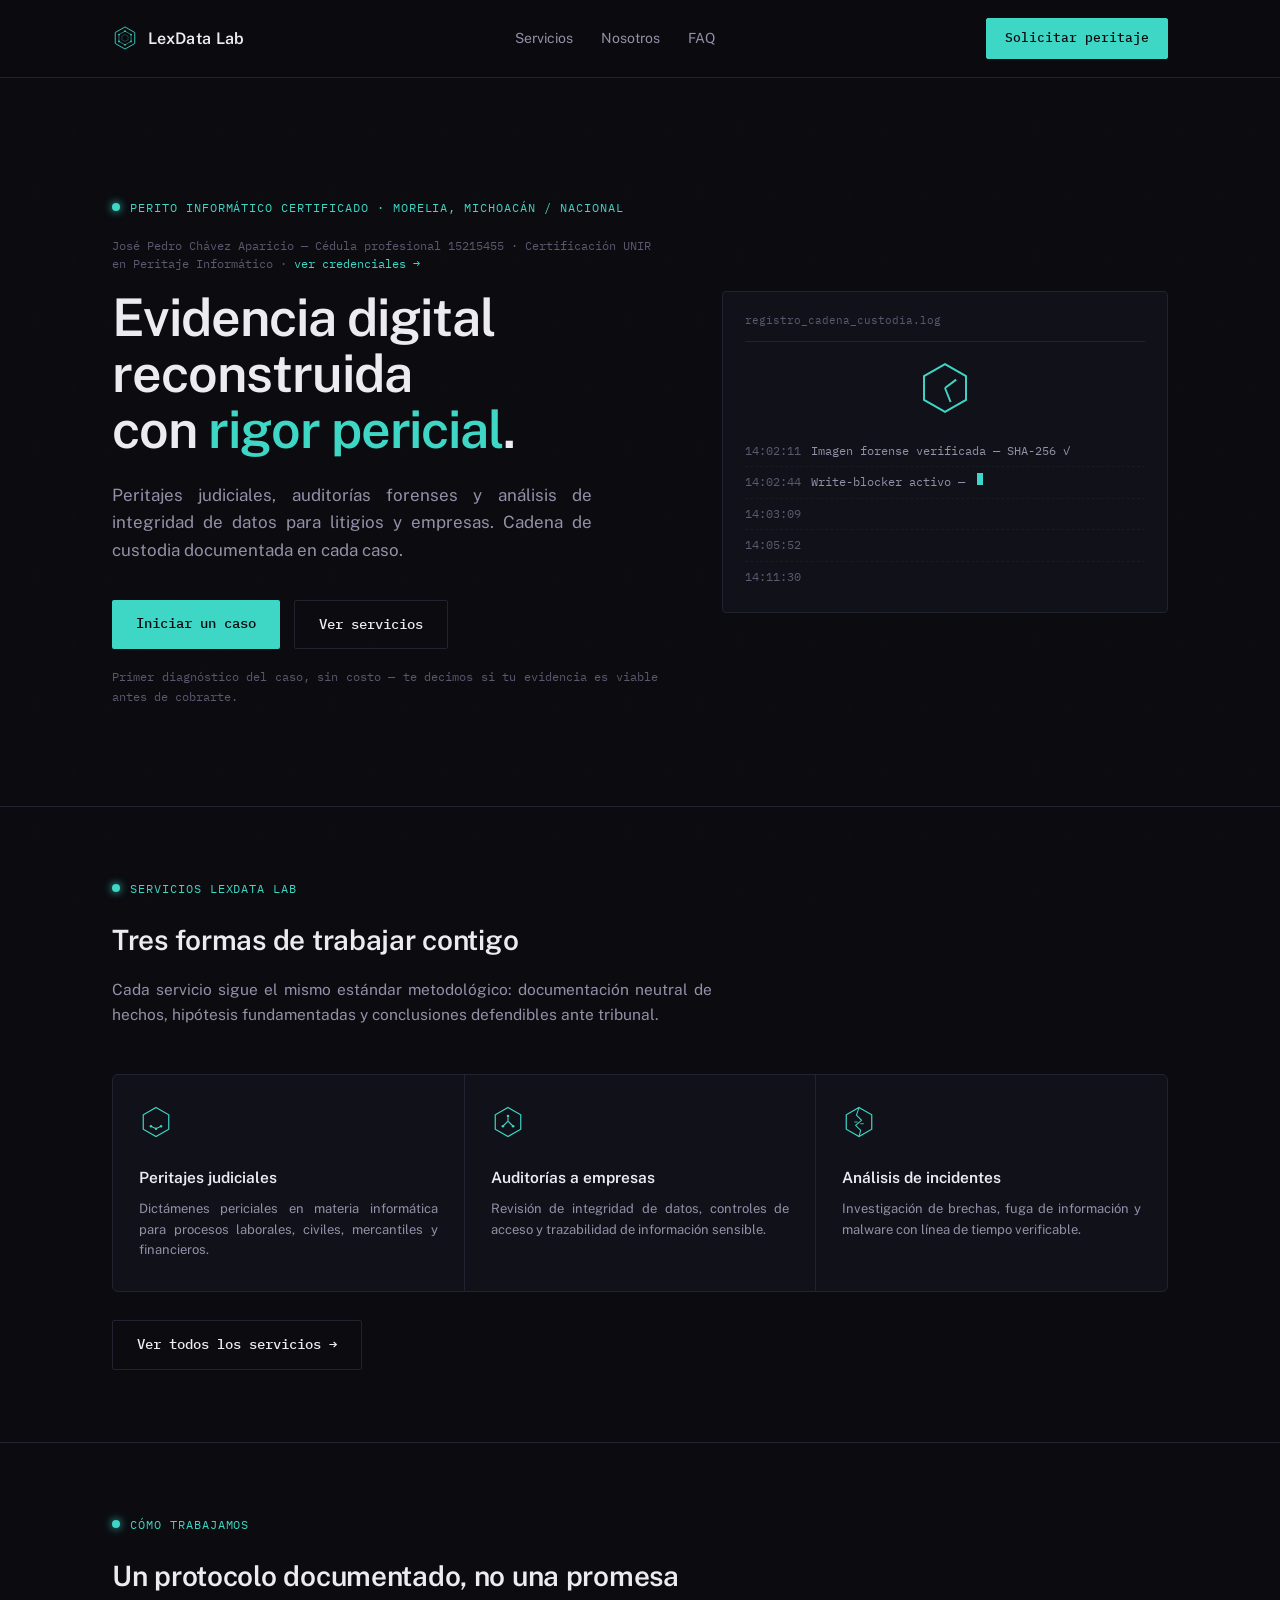
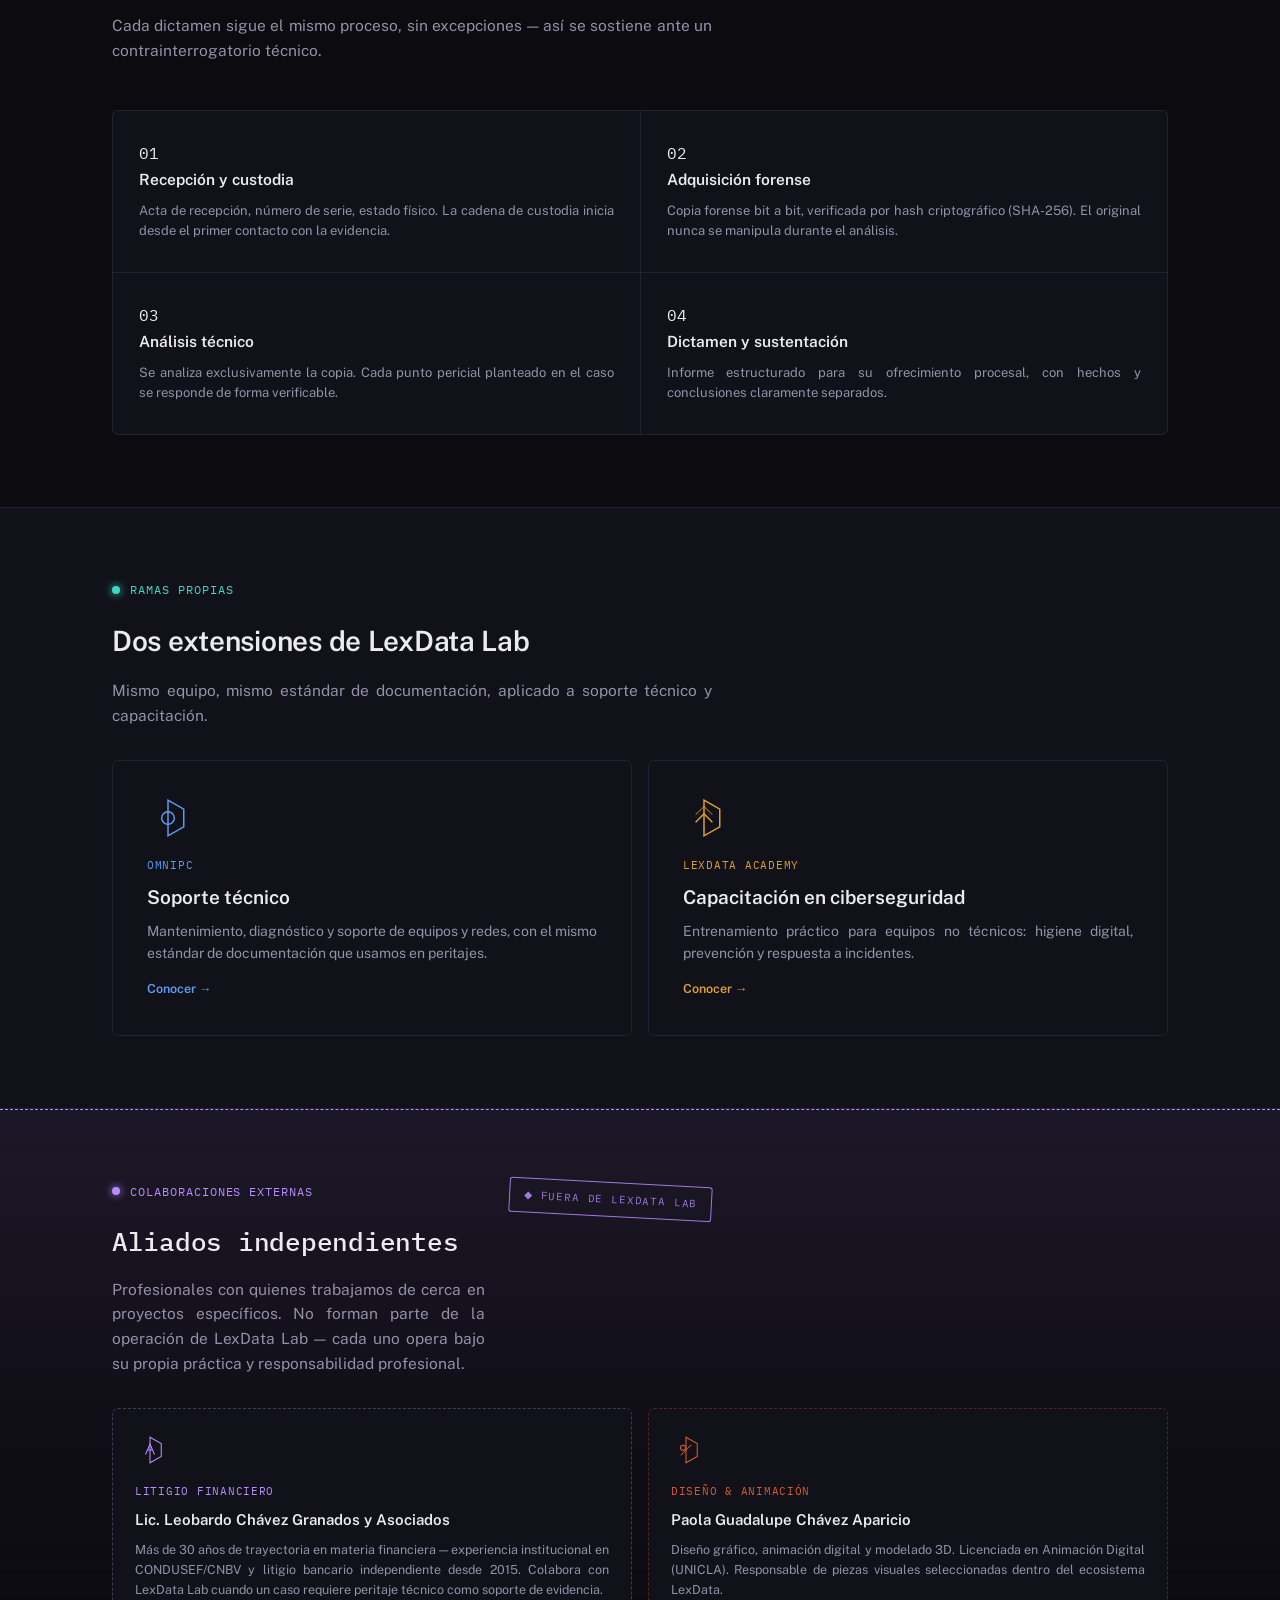
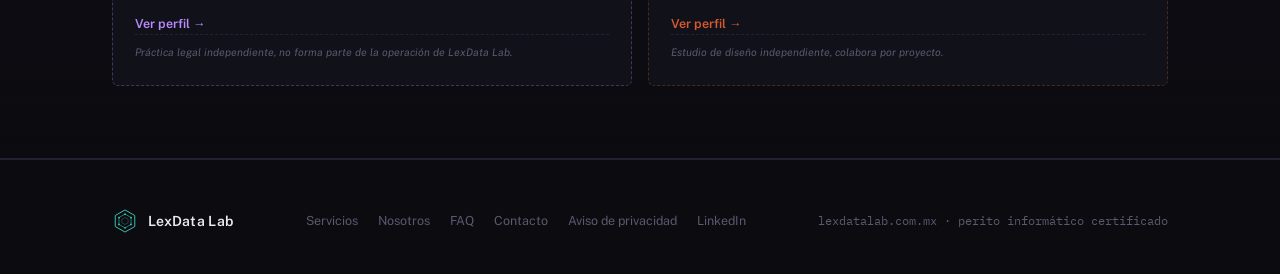
<file: index.html>
<!DOCTYPE html>
<html lang="es">
<head>
<meta charset="UTF-8">
<meta name="viewport" content="width=device-width, initial-scale=1.0">
<title>LexData Lab — Peritaje informático y auditorías</title>
<link rel="stylesheet" href="styles.css">
<script src="script.js" defer></script>
</head>
<body>

<div class="hexfield"></div>

<header>
  <nav>
    <a href="index.html" class="brand">
      <svg viewBox="0 0 40 40" fill="none"><path d="M20 3 L35 11.5 V28.5 L20 37 L5 28.5 V11.5 Z" stroke="#3ED6C4" stroke-width="1.4"/><path d="M20 14.6 L24.8 17.3 V22.7 L20 25.4 L15.2 22.7 V17.3 Z" stroke="#3ED6C4" stroke-width="1" opacity="0.45"/><path d="M20 9.46 L29.3 14.73 L29.3 25.27 L20 30.54 L10.7 25.27 L10.7 14.73 Z" stroke="#3ED6C4" stroke-width="1" opacity="0.85"/><circle cx="20" cy="9.46" r="1.3" fill="#3ED6C4"/><circle cx="29.3" cy="14.73" r="1.3" fill="#3ED6C4"/><circle cx="29.3" cy="25.27" r="1.3" fill="#3ED6C4"/><circle cx="20" cy="30.54" r="1.3" fill="#3ED6C4"/><circle cx="10.7" cy="25.27" r="1.3" fill="#3ED6C4"/><circle cx="10.7" cy="14.73" r="1.3" fill="#3ED6C4"/></svg>
      LexData Lab
    </a>
    <div class="navlinks" id="navlinks">
      <a href="servicios.html">Servicios</a>
      <a href="nosotros.html">Nosotros</a>
      <a href="faq.html">FAQ</a>
    </div>
    <div class="nav-actions">
      <a href="contacto.html" class="cta-btn">Solicitar peritaje</a>
      <button class="menu-toggle" aria-label="Abrir menú" aria-expanded="false"><span></span><span></span><span></span></button>
    </div>
  </nav>
</header>

<section class="hero" id="home-hero" style="border-top:none;padding:120px 32px 100px;max-width:1120px;margin:0 auto;display:grid;grid-template-columns:1.1fr 0.9fr;gap:64px;align-items:center;">
  <div>
    <div class="eyebrow">Perito informático certificado · Morelia, Michoacán / nacional</div>
    <div class="mono" style="font-size:11.5px;color:var(--text-faint);margin-bottom:16px;">José Pedro Chávez Aparicio — Cédula profesional 15215455 · Certificación UNIR en Peritaje Informático · <a href="nosotros.html" style="color:var(--cyan);">ver credenciales →</a></div>
    <h1 style="font-size:52px;font-weight:600;letter-spacing:-0.02em;line-height:1.08;margin-bottom:24px;">Evidencia digital reconstruida<br>con <span style="color:var(--cyan);">rigor pericial</span>.</h1>
    <p style="font-size:17px;color:var(--text-dim);max-width:480px;margin-bottom:36px;">Peritajes judiciales, auditorías forenses y análisis de integridad de datos para litigios y empresas. Cadena de custodia documentada en cada caso.</p>
    <div style="display:flex;gap:14px;">
      <a href="contacto.html" class="btn-primary">Iniciar un caso</a>
      <a href="servicios.html" class="btn-secondary">Ver servicios</a>
    </div>
    <p style="margin-top:18px;font-family:'IBM Plex Mono',monospace;font-size:12px;color:var(--text-faint);">Primer diagnóstico del caso, sin costo — te decimos si tu evidencia es viable antes de cobrarte.</p>
  </div>
  <div style="background:var(--bg-raised);border:1px solid var(--line);border-radius:4px;padding:20px 22px;">
    <div style="font-family:'IBM Plex Mono',monospace;font-size:11px;color:var(--text-faint);margin-bottom:14px;padding-bottom:12px;border-bottom:1px solid var(--line);">registro_cadena_custodia.log</div>
    <div style="width:56px;height:64px;margin:0 auto 16px;display:flex;align-items:center;justify-content:center;">
      <svg viewBox="0 0 40 40" width="56" height="64" fill="none"><path d="M20 3 L35 11.5 V28.5 L20 37 L5 28.5 V11.5 Z" stroke="#3ED6C4" stroke-width="1.4"/><path d="M20 20 L28 14 M20 20 L24 30" stroke="#3ED6C4" stroke-width="1.4"/></svg>
    </div>
    <div id="custody-log">
    <div class="log-line" style="font-family:'IBM Plex Mono',monospace;font-size:11.5px;color:var(--text-dim);padding:6px 0;display:flex;gap:10px;border-bottom:1px dashed rgba(255,255,255,0.04);"><span style="color:var(--text-faint);">14:02:11</span><span class="log-msg" data-text="Imagen forense verificada — SHA-256 ✓"></span></div>
    <div class="log-line" style="font-family:'IBM Plex Mono',monospace;font-size:11.5px;color:var(--text-dim);padding:6px 0;display:flex;gap:10px;border-bottom:1px dashed rgba(255,255,255,0.04);"><span style="color:var(--text-faint);">14:02:44</span><span class="log-msg" data-text="Write-blocker activo — disco fuente"></span></div>
    <div class="log-line" style="font-family:'IBM Plex Mono',monospace;font-size:11.5px;color:var(--text-dim);padding:6px 0;display:flex;gap:10px;border-bottom:1px dashed rgba(255,255,255,0.04);"><span style="color:var(--text-faint);">14:03:09</span><span class="log-msg" style="color:var(--cyan);" data-text="Cadena de custodia · íntegra"></span></div>
    <div class="log-line" style="font-family:'IBM Plex Mono',monospace;font-size:11.5px;color:var(--text-dim);padding:6px 0;display:flex;gap:10px;border-bottom:1px dashed rgba(255,255,255,0.04);"><span style="color:var(--text-faint);">14:05:52</span><span class="log-msg" data-text="Análisis Volatility — línea de tiempo"></span></div>
    <div class="log-line" style="font-family:'IBM Plex Mono',monospace;font-size:11.5px;color:var(--text-dim);padding:6px 0;display:flex;gap:10px;"><span style="color:var(--text-faint);">14:11:30</span><span class="log-msg" data-text="Dictamen — sección de hechos, en curso"></span></div>
    </div>
  </div>
</section>

<section id="servicios" data-reveal>
  <div class="wrap">
    <div class="section-head">
      <div class="eyebrow">Servicios LexData Lab</div>
      <h2>Tres formas de trabajar contigo</h2>
      <p>Cada servicio sigue el mismo estándar metodológico: documentación neutral de hechos, hipótesis fundamentadas y conclusiones defendibles ante tribunal.</p>
    </div>
    <div class="services-grid">
      <div class="service-card">
        <svg class="hex-icon" viewBox="0 0 40 40" fill="none"><path d="M20 3 L35 11.5 V28.5 L20 37 L5 28.5 V11.5 Z" stroke="#3ED6C4" stroke-width="1.4"/><path d="M14 25 L20 28 L26 25" stroke="#3ED6C4" stroke-width="1.2"/><circle cx="14" cy="25" r="1.4" fill="#3ED6C4"/><circle cx="20" cy="28" r="1.4" fill="#3ED6C4"/><circle cx="26" cy="25" r="1.4" fill="#3ED6C4"/></svg>
        <h3>Peritajes judiciales</h3>
        <p>Dictámenes periciales en materia informática para procesos laborales, civiles, mercantiles y financieros.</p>
      </div>
      <div class="service-card">
        <svg class="hex-icon" viewBox="0 0 40 40" fill="none"><path d="M20 3 L35 11.5 V28.5 L20 37 L5 28.5 V11.5 Z" stroke="#3ED6C4" stroke-width="1.4"/><circle cx="20" cy="13" r="1.5" fill="#3ED6C4"/><path d="M20 14.5 V19 M20 19 L14 25 M20 19 L26 25" stroke="#3ED6C4" stroke-width="1.3"/><circle cx="14" cy="25" r="1.5" fill="#3ED6C4"/><circle cx="26" cy="25" r="1.5" fill="#3ED6C4"/></svg>
        <h3>Auditorías a empresas</h3>
        <p>Revisión de integridad de datos, controles de acceso y trazabilidad de información sensible.</p>
      </div>
      <div class="service-card">
        <svg class="hex-icon" viewBox="0 0 40 40" fill="none"><path d="M20 3 L35 11.5 V28.5 L20 37 L5 28.5 V11.5 Z" stroke="#3ED6C4" stroke-width="1.4"/><path d="M20 3 L17 12 L23 18 L16 24 L22 30 L20 37" stroke="#3ED6C4" stroke-width="1.2"/><path d="M14.5 20 L18.5 20" stroke="#3ED6C4" stroke-width="1"/><path d="M21.5 22 L25.5 22" stroke="#3ED6C4" stroke-width="1"/></svg>
        <h3>Análisis de incidentes</h3>
        <p>Investigación de brechas, fuga de información y malware con línea de tiempo verificable.</p>
      </div>
    </div>
    <div style="margin-top:28px;"><a href="servicios.html" class="btn-secondary">Ver todos los servicios →</a></div>
  </div>
</section>

<section id="metodologia" data-reveal>
  <div class="wrap">
    <div class="section-head">
      <div class="eyebrow">Cómo trabajamos</div>
      <h2>Un protocolo documentado, no una promesa</h2>
      <p>Cada dictamen sigue el mismo proceso, sin excepciones — así se sostiene ante un contrainterrogatorio técnico.</p>
    </div>
    <div class="services-grid cols-2">
      <div class="service-card">
        <span class="num mono">01</span>
        <h3>Recepción y custodia</h3>
        <p>Acta de recepción, número de serie, estado físico. La cadena de custodia inicia desde el primer contacto con la evidencia.</p>
      </div>
      <div class="service-card">
        <span class="num mono">02</span>
        <h3>Adquisición forense</h3>
        <p>Copia forense bit a bit, verificada por hash criptográfico (SHA-256). El original nunca se manipula durante el análisis.</p>
      </div>
      <div class="service-card">
        <span class="num mono">03</span>
        <h3>Análisis técnico</h3>
        <p>Se analiza exclusivamente la copia. Cada punto pericial planteado en el caso se responde de forma verificable.</p>
      </div>
      <div class="service-card">
        <span class="num mono">04</span>
        <h3>Dictamen y sustentación</h3>
        <p>Informe estructurado para su ofrecimiento procesal, con hechos y conclusiones claramente separados.</p>
      </div>
    </div>
  </div>
</section>

<section id="ramas" style="background:var(--bg-raised);border-bottom:1px solid var(--line);" data-reveal>
  <div class="wrap">
    <div class="section-head" style="margin-bottom:32px;">
      <div class="eyebrow">Ramas propias</div>
      <h2>Dos extensiones de LexData Lab</h2>
      <p>Mismo equipo, mismo estándar de documentación, aplicado a soporte técnico y capacitación.</p>
    </div>
    <div class="ramas-grid cols-2">
      <div class="rama-card" style="padding:36px 34px;">
        <svg class="rama-icon" viewBox="0 0 40 40" fill="none" style="width:42px;height:42px;"><path d="M20 3 L35 11.5 V28.5 L20 37 V28.5 Z" stroke="#5B9DF5" stroke-width="1.4"/><circle cx="20" cy="20" r="6" stroke="#5B9DF5" stroke-width="1.4"/></svg>
        <div class="rama-tag" style="color:var(--sky);">OmniPC</div>
        <h4 style="font-size:19px;">Soporte técnico</h4>
        <p style="font-size:14px;">Mantenimiento, diagnóstico y soporte de equipos y redes, con el mismo estándar de documentación que usamos en peritajes.</p>
        <a href="omnipc.html" class="rama-link" style="color:var(--sky);">Conocer →</a>
      </div>
      <div class="rama-card" style="padding:36px 34px;">
        <svg class="rama-icon" viewBox="0 0 40 40" fill="none" style="width:42px;height:42px;"><path d="M20 3 L35 11.5 V28.5 L20 37 V28.5 Z" stroke="#E0A030" stroke-width="1.4"/><path d="M12 24 L20 16 L28 24" stroke="#E0A030" stroke-width="1.4" fill="none"/><path d="M12 17 L20 9 L28 17" stroke="#E0A030" stroke-width="1.4" fill="none" opacity="0.5"/></svg>
        <div class="rama-tag" style="color:var(--amber);">LexData Academy</div>
        <h4 style="font-size:19px;">Capacitación en ciberseguridad</h4>
        <p style="font-size:14px;">Entrenamiento práctico para equipos no técnicos: higiene digital, prevención y respuesta a incidentes.</p>
        <a href="academy.html" class="rama-link" style="color:var(--amber);">Conocer →</a>
      </div>
    </div>
  </div>
</section>

<section id="colaboraciones" style="background:linear-gradient(180deg, rgba(185,140,255,0.10), rgba(185,140,255,0.02) 55%, var(--bg)); border-top:1px dashed var(--violet); border-bottom:1px solid var(--line); position:relative;" data-reveal>
  <div class="wrap">
    <div class="section-head" style="margin-bottom:32px;display:flex;align-items:flex-start;justify-content:space-between;gap:24px;">
      <div>
        <div class="eyebrow" style="color:var(--violet);">Colaboraciones externas</div>
        <h2 style="font-family:'IBM Plex Mono',monospace;font-weight:500;font-size:26px;letter-spacing:-0.01em;">Aliados independientes</h2>
        <p>Profesionales con quienes trabajamos de cerca en proyectos específicos. No forman parte de la operación de LexData Lab — cada uno opera bajo su propia práctica y responsabilidad profesional.</p>
      </div>
      <div class="mono" style="flex-shrink:0;border:1.5px solid var(--violet);color:var(--violet);font-size:10.5px;letter-spacing:0.08em;padding:8px 14px;border-radius:3px;transform:rotate(3deg);white-space:nowrap;opacity:0.85;">◆ FUERA DE LEXDATA LAB</div>
    </div>
    <div class="ramas-grid cols-2">
      <div class="rama-card independiente" style="border-color:rgba(185,140,255,0.3);">
        <svg class="rama-icon" viewBox="0 0 40 40" fill="none"><path d="M20 3 L35 11.5 V28.5 L20 37 V28.5 Z" stroke="#B98CFF" stroke-width="1.4"/><path d="M14 26 L20 12 L26 26 M16.5 20 L23.5 20" stroke="#B98CFF" stroke-width="1.4" fill="none"/></svg>
        <div class="rama-tag" style="color:var(--violet);">Litigio financiero</div>
        <h4>Lic. Leobardo Chávez Granados y Asociados</h4>
        <p>Más de 30 años de trayectoria en materia financiera — experiencia institucional en CONDUSEF/CNBV y litigio bancario independiente desde 2015. Colabora con LexData Lab cuando un caso requiere peritaje técnico como soporte de evidencia.</p>
        <a href="colaboracion-legal.html" class="rama-link" style="color:var(--violet);">Ver perfil →</a>
        <div class="independence-note">Práctica legal independiente, no forma parte de la operación de LexData Lab.</div>
      </div>
      <div class="rama-card independiente" style="border-color:rgba(216,90,48,0.3);">
        <svg class="rama-icon" viewBox="0 0 40 40" fill="none"><path d="M20 3 L35 11.5 V28.5 L20 37 V28.5 Z" stroke="#D85A30" stroke-width="1.4"/><circle cx="16" cy="17" r="3.4" stroke="#D85A30" stroke-width="1.4"/><path d="M13 27 L27 13" stroke="#D85A30" stroke-width="1.4"/></svg>
        <div class="rama-tag" style="color:var(--terracotta);">Diseño &amp; animación</div>
        <h4>Paola Guadalupe Chávez Aparicio</h4>
        <p>Diseño gráfico, animación digital y modelado 3D. Licenciada en Animación Digital (UNICLA). Responsable de piezas visuales seleccionadas dentro del ecosistema LexData.</p>
        <a href="colaboracion-diseno.html" class="rama-link" style="color:var(--terracotta);">Ver perfil →</a>
        <div class="independence-note">Estudio de diseño independiente, colabora por proyecto.</div>
      </div>
    </div>
  </div>
</section>

<footer>
  <div class="wrap footer-row">
    <a href="index.html" class="brand">
      <svg viewBox="0 0 40 40" fill="none"><path d="M20 3 L35 11.5 V28.5 L20 37 L5 28.5 V11.5 Z" stroke="#3ED6C4" stroke-width="1.4"/><path d="M20 14.6 L24.8 17.3 V22.7 L20 25.4 L15.2 22.7 V17.3 Z" stroke="#3ED6C4" stroke-width="1" opacity="0.45"/><path d="M20 9.46 L29.3 14.73 L29.3 25.27 L20 30.54 L10.7 25.27 L10.7 14.73 Z" stroke="#3ED6C4" stroke-width="1" opacity="0.85"/><circle cx="20" cy="9.46" r="1.3" fill="#3ED6C4"/><circle cx="29.3" cy="14.73" r="1.3" fill="#3ED6C4"/><circle cx="29.3" cy="25.27" r="1.3" fill="#3ED6C4"/><circle cx="20" cy="30.54" r="1.3" fill="#3ED6C4"/><circle cx="10.7" cy="25.27" r="1.3" fill="#3ED6C4"/><circle cx="10.7" cy="14.73" r="1.3" fill="#3ED6C4"/></svg>
      LexData Lab
    </a>
    <div class="footer-links">
      <a href="servicios.html">Servicios</a>
      <a href="nosotros.html">Nosotros</a>
      <a href="faq.html">FAQ</a>
      <a href="contacto.html">Contacto</a>
      <a href="aviso-privacidad.html">Aviso de privacidad</a>
      <a href="https://www.linkedin.com/company/lexdata-lab" target="_blank" rel="noopener">LinkedIn</a>
    </div>
    <div class="meta">lexdatalab.com.mx · perito informático certificado</div>
  </div>
</footer>

</body>
</html>
</file>
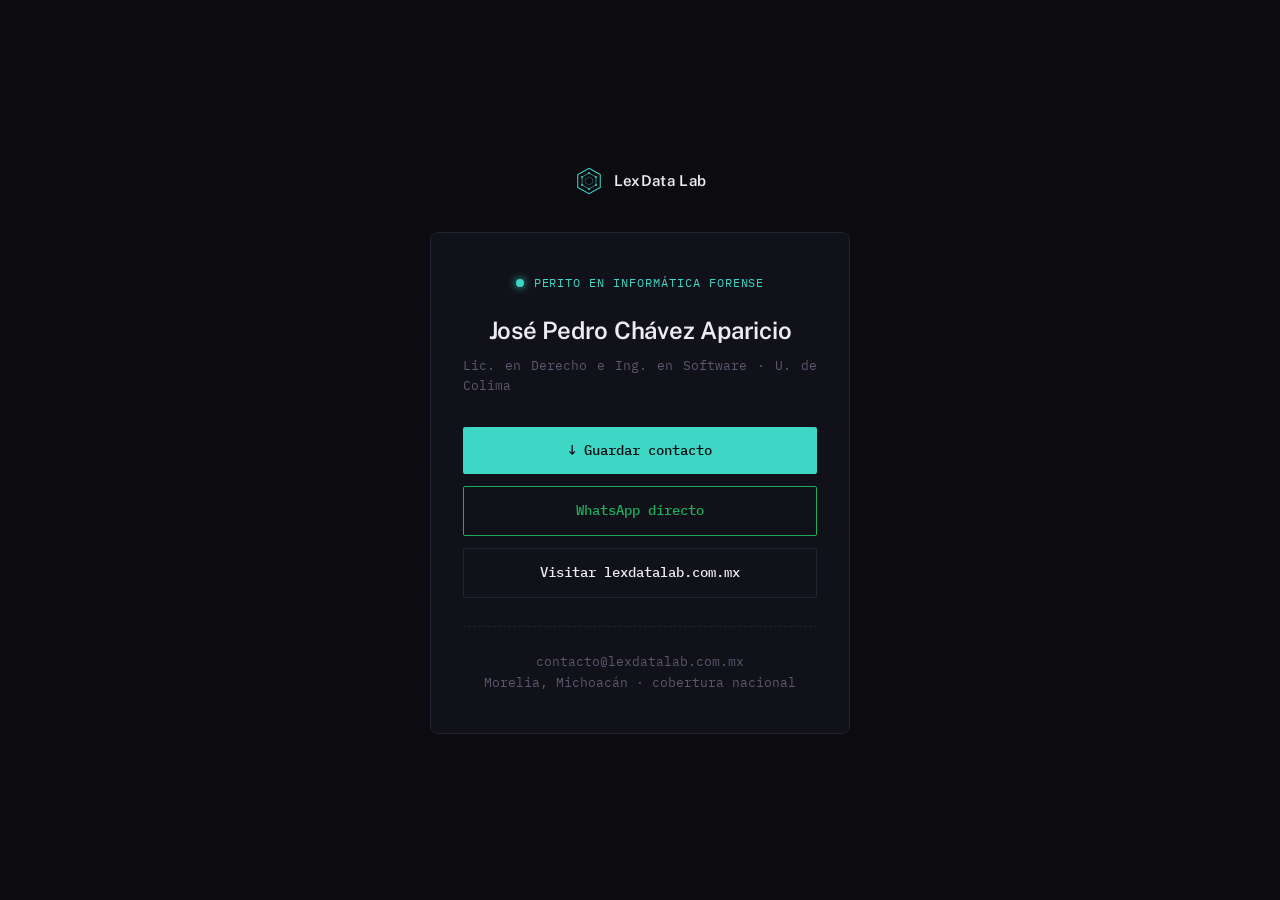
<file: tarjeta/index.html>
<!DOCTYPE html>
<html lang="es">
<head>
<meta charset="UTF-8">
<meta name="viewport" content="width=device-width, initial-scale=1.0">
<title>José Pedro Chávez Aparicio — LexData Lab</title>
<meta name="description" content="Perito en Informática Forense · LexData Lab. Guarda el contacto o escríbenos directo.">
<link rel="stylesheet" href="../styles.css">
</head>
<body>
<div class="hexfield"></div>

<div style="min-height:100vh;display:flex;align-items:center;justify-content:center;padding:48px 24px;position:relative;z-index:1;">
  <div style="max-width:420px;width:100%;text-align:center;">

    <a href="../index.html" style="display:inline-flex;align-items:center;gap:10px;font-weight:600;font-size:15px;letter-spacing:0.02em;margin-bottom:36px;">
      <svg viewBox="0 0 40 40" fill="none" style="width:30px;height:30px;flex-shrink:0;"><path d="M20 3 L35 11.5 V28.5 L20 37 L5 28.5 V11.5 Z" stroke="#3ED6C4" stroke-width="1.4"/><path d="M20 14.6 L24.8 17.3 V22.7 L20 25.4 L15.2 22.7 V17.3 Z" stroke="#3ED6C4" stroke-width="1" opacity="0.45"/><path d="M20 9.46 L29.3 14.73 L29.3 25.27 L20 30.54 L10.7 25.27 L10.7 14.73 Z" stroke="#3ED6C4" stroke-width="1" opacity="0.85"/><circle cx="20" cy="9.46" r="1.3" fill="#3ED6C4"/><circle cx="29.3" cy="14.73" r="1.3" fill="#3ED6C4"/><circle cx="29.3" cy="25.27" r="1.3" fill="#3ED6C4"/><circle cx="20" cy="30.54" r="1.3" fill="#3ED6C4"/><circle cx="10.7" cy="25.27" r="1.3" fill="#3ED6C4"/><circle cx="10.7" cy="14.73" r="1.3" fill="#3ED6C4"/></svg>
      LexData Lab
    </a>

    <div style="border:1px solid var(--line);border-radius:8px;background:var(--bg-raised);padding:40px 32px;">
      <div class="eyebrow" style="justify-content:center;margin-bottom:18px;">Perito en Informática Forense</div>
      <h1 style="font-size:24px;font-weight:600;letter-spacing:-0.01em;margin-bottom:6px;">José Pedro Chávez Aparicio</h1>
      <p class="mono" style="font-size:12.5px;color:var(--text-faint);margin-bottom:32px;">Lic. en Derecho e Ing. en Software · U. de Colima</p>

      <a href="jose-pedro-chavez.vcf" download class="btn-primary" style="width:100%;margin-bottom:12px;">↓ Guardar contacto</a>
      <a href="https://wa.me/524435633301" target="_blank" rel="noopener" class="btn-secondary" style="width:100%;margin-bottom:12px;display:flex;align-items:center;justify-content:center;gap:8px;border-color:#1FAE5C;color:#1FAE5C;">WhatsApp directo</a>
      <a href="../index.html" class="btn-secondary" style="width:100%;">Visitar lexdatalab.com.mx</a>

      <div style="margin-top:28px;padding-top:24px;border-top:1px dashed var(--line);font-size:12.5px;color:var(--text-faint);">
        <span class="mono">contacto@lexdatalab.com.mx</span><br>
        <span class="mono">Morelia, Michoacán · cobertura nacional</span>
      </div>
    </div>

  </div>
</div>

</body>
</html>
</file>
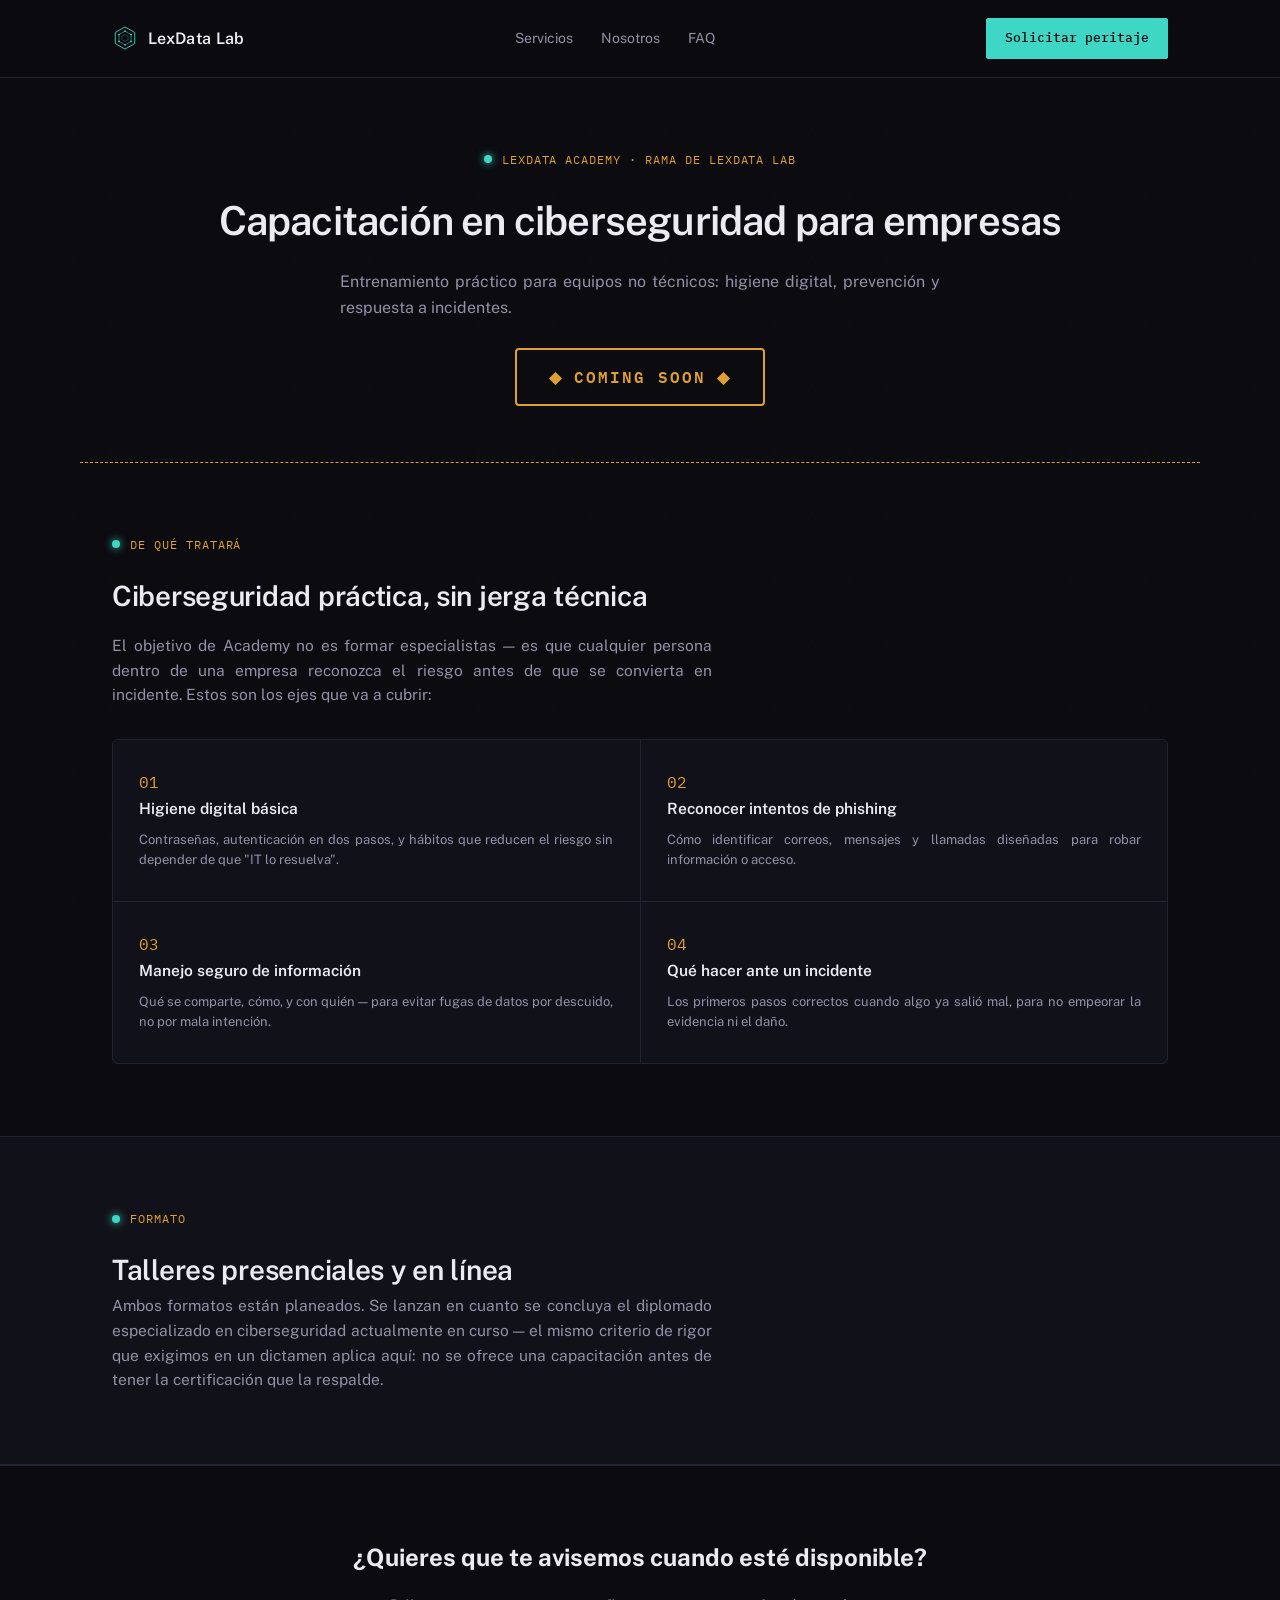
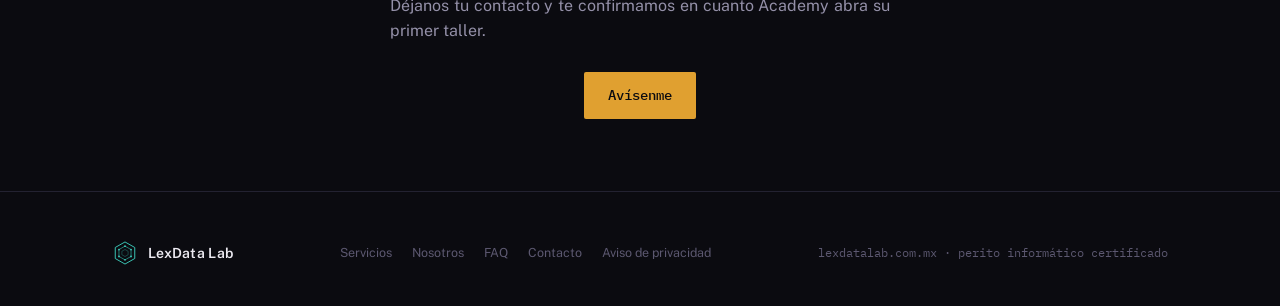
<file: academy.html>
<!DOCTYPE html>
<html lang="es">
<head>
<meta charset="UTF-8">
<meta name="viewport" content="width=device-width, initial-scale=1.0">
<title>LexData Academy — Capacitación en ciberseguridad | LexData Lab</title>
<link rel="stylesheet" href="styles.css">
<script src="script.js" defer></script>
</head>
<body>
<div class="hexfield"></div>

<header>
  <nav>
    <a href="index.html" class="brand">
      <svg viewBox="0 0 40 40" fill="none"><path d="M20 3 L35 11.5 V28.5 L20 37 L5 28.5 V11.5 Z" stroke="#3ED6C4" stroke-width="1.4"/><path d="M20 14.6 L24.8 17.3 V22.7 L20 25.4 L15.2 22.7 V17.3 Z" stroke="#3ED6C4" stroke-width="1" opacity="0.45"/><path d="M20 9.46 L29.3 14.73 L29.3 25.27 L20 30.54 L10.7 25.27 L10.7 14.73 Z" stroke="#3ED6C4" stroke-width="1" opacity="0.85"/><circle cx="20" cy="9.46" r="1.3" fill="#3ED6C4"/><circle cx="29.3" cy="14.73" r="1.3" fill="#3ED6C4"/><circle cx="29.3" cy="25.27" r="1.3" fill="#3ED6C4"/><circle cx="20" cy="30.54" r="1.3" fill="#3ED6C4"/><circle cx="10.7" cy="25.27" r="1.3" fill="#3ED6C4"/><circle cx="10.7" cy="14.73" r="1.3" fill="#3ED6C4"/></svg>
      LexData Lab
    </a>
    <div class="navlinks" id="navlinks">
      <a href="servicios.html">Servicios</a>
      <a href="nosotros.html">Nosotros</a>
      <a href="faq.html">FAQ</a>
    </div>
    <div class="nav-actions">
      <a href="contacto.html" class="cta-btn">Solicitar peritaje</a>
      <button class="menu-toggle" aria-label="Abrir menú" aria-expanded="false"><span></span><span></span><span></span></button>
    </div>
  </nav>
</header>

<div class="page-hero" style="border-bottom:1px dashed var(--amber);text-align:center;">
  <div class="eyebrow" style="color:var(--amber);justify-content:center;">LexData Academy · Rama de LexData Lab</div>
  <h1>Capacitación en ciberseguridad para empresas</h1>
  <p style="margin-left:auto;margin-right:auto;">Entrenamiento práctico para equipos no técnicos: higiene digital, prevención y respuesta a incidentes.</p>
  <div class="mono" style="display:inline-block;margin-top:28px;border:2px solid var(--amber);color:var(--amber);font-size:16px;font-weight:600;letter-spacing:0.12em;padding:14px 32px;border-radius:4px;">◆ COMING SOON ◆</div>
</div>

<section data-reveal>
  <div class="wrap">
    <div class="section-head" style="margin-bottom:32px;">
      <div class="eyebrow" style="color:var(--amber);">De qué tratará</div>
      <h2>Ciberseguridad práctica, sin jerga técnica</h2>
      <p>El objetivo de Academy no es formar especialistas — es que cualquier persona dentro de una empresa reconozca el riesgo antes de que se convierta en incidente. Estos son los ejes que va a cubrir:</p>
    </div>
    <div class="services-grid cols-2">
      <div class="service-card">
        <span class="num mono" style="color:var(--amber);">01</span>
        <h3>Higiene digital básica</h3>
        <p>Contraseñas, autenticación en dos pasos, y hábitos que reducen el riesgo sin depender de que "IT lo resuelva".</p>
      </div>
      <div class="service-card">
        <span class="num mono" style="color:var(--amber);">02</span>
        <h3>Reconocer intentos de phishing</h3>
        <p>Cómo identificar correos, mensajes y llamadas diseñadas para robar información o acceso.</p>
      </div>
      <div class="service-card">
        <span class="num mono" style="color:var(--amber);">03</span>
        <h3>Manejo seguro de información</h3>
        <p>Qué se comparte, cómo, y con quién — para evitar fugas de datos por descuido, no por mala intención.</p>
      </div>
      <div class="service-card">
        <span class="num mono" style="color:var(--amber);">04</span>
        <h3>Qué hacer ante un incidente</h3>
        <p>Los primeros pasos correctos cuando algo ya salió mal, para no empeorar la evidencia ni el daño.</p>
      </div>
    </div>
  </div>
</section>

<section style="background:var(--bg-raised);border-top:1px solid var(--line);border-bottom:1px solid var(--line);" data-reveal>
  <div class="wrap">
    <div class="section-head" style="margin-bottom:0;">
      <div class="eyebrow" style="color:var(--amber);">Formato</div>
      <h2 style="margin-bottom:0;">Talleres presenciales y en línea</h2>
      <p>Ambos formatos están planeados. Se lanzan en cuanto se concluya el diplomado especializado en ciberseguridad actualmente en curso — el mismo criterio de rigor que exigimos en un dictamen aplica aquí: no se ofrece una capacitación antes de tener la certificación que la respalde.</p>
    </div>
  </div>
</section>

<section style="text-align:center;" data-reveal>
  <div class="wrap">
    <h2 style="font-size:24px;margin-bottom:16px;">¿Quieres que te avisemos cuando esté disponible?</h2>
    <p style="color:var(--text-dim);max-width:500px;margin:0 auto 28px;">Déjanos tu contacto y te confirmamos en cuanto Academy abra su primer taller.</p>
    <a href="contacto.html?tipo=LexData%20Academy&detalle=Av%C3%ADsenme%20cuando%20abra%20el%20primer%20taller" class="btn-primary" style="background:var(--amber);border-color:var(--amber);">Avísenme</a>
  </div>
</section>

<footer>
  <div class="wrap footer-row">
    <a href="index.html" class="brand">
      <svg viewBox="0 0 40 40" fill="none"><path d="M20 3 L35 11.5 V28.5 L20 37 L5 28.5 V11.5 Z" stroke="#3ED6C4" stroke-width="1.4"/><path d="M20 14.6 L24.8 17.3 V22.7 L20 25.4 L15.2 22.7 V17.3 Z" stroke="#3ED6C4" stroke-width="1" opacity="0.45"/><path d="M20 9.46 L29.3 14.73 L29.3 25.27 L20 30.54 L10.7 25.27 L10.7 14.73 Z" stroke="#3ED6C4" stroke-width="1" opacity="0.85"/><circle cx="20" cy="9.46" r="1.3" fill="#3ED6C4"/><circle cx="29.3" cy="14.73" r="1.3" fill="#3ED6C4"/><circle cx="29.3" cy="25.27" r="1.3" fill="#3ED6C4"/><circle cx="20" cy="30.54" r="1.3" fill="#3ED6C4"/><circle cx="10.7" cy="25.27" r="1.3" fill="#3ED6C4"/><circle cx="10.7" cy="14.73" r="1.3" fill="#3ED6C4"/></svg>
      LexData Lab
    </a>
    <div class="footer-links">
      <a href="servicios.html">Servicios</a>
      <a href="nosotros.html">Nosotros</a>
      <a href="faq.html">FAQ</a>
      <a href="contacto.html">Contacto</a>
      <a href="aviso-privacidad.html">Aviso de privacidad</a>
    </div>
    <div class="meta">lexdatalab.com.mx · perito informático certificado</div>
  </div>
</footer>
</body>
</html>
</file>
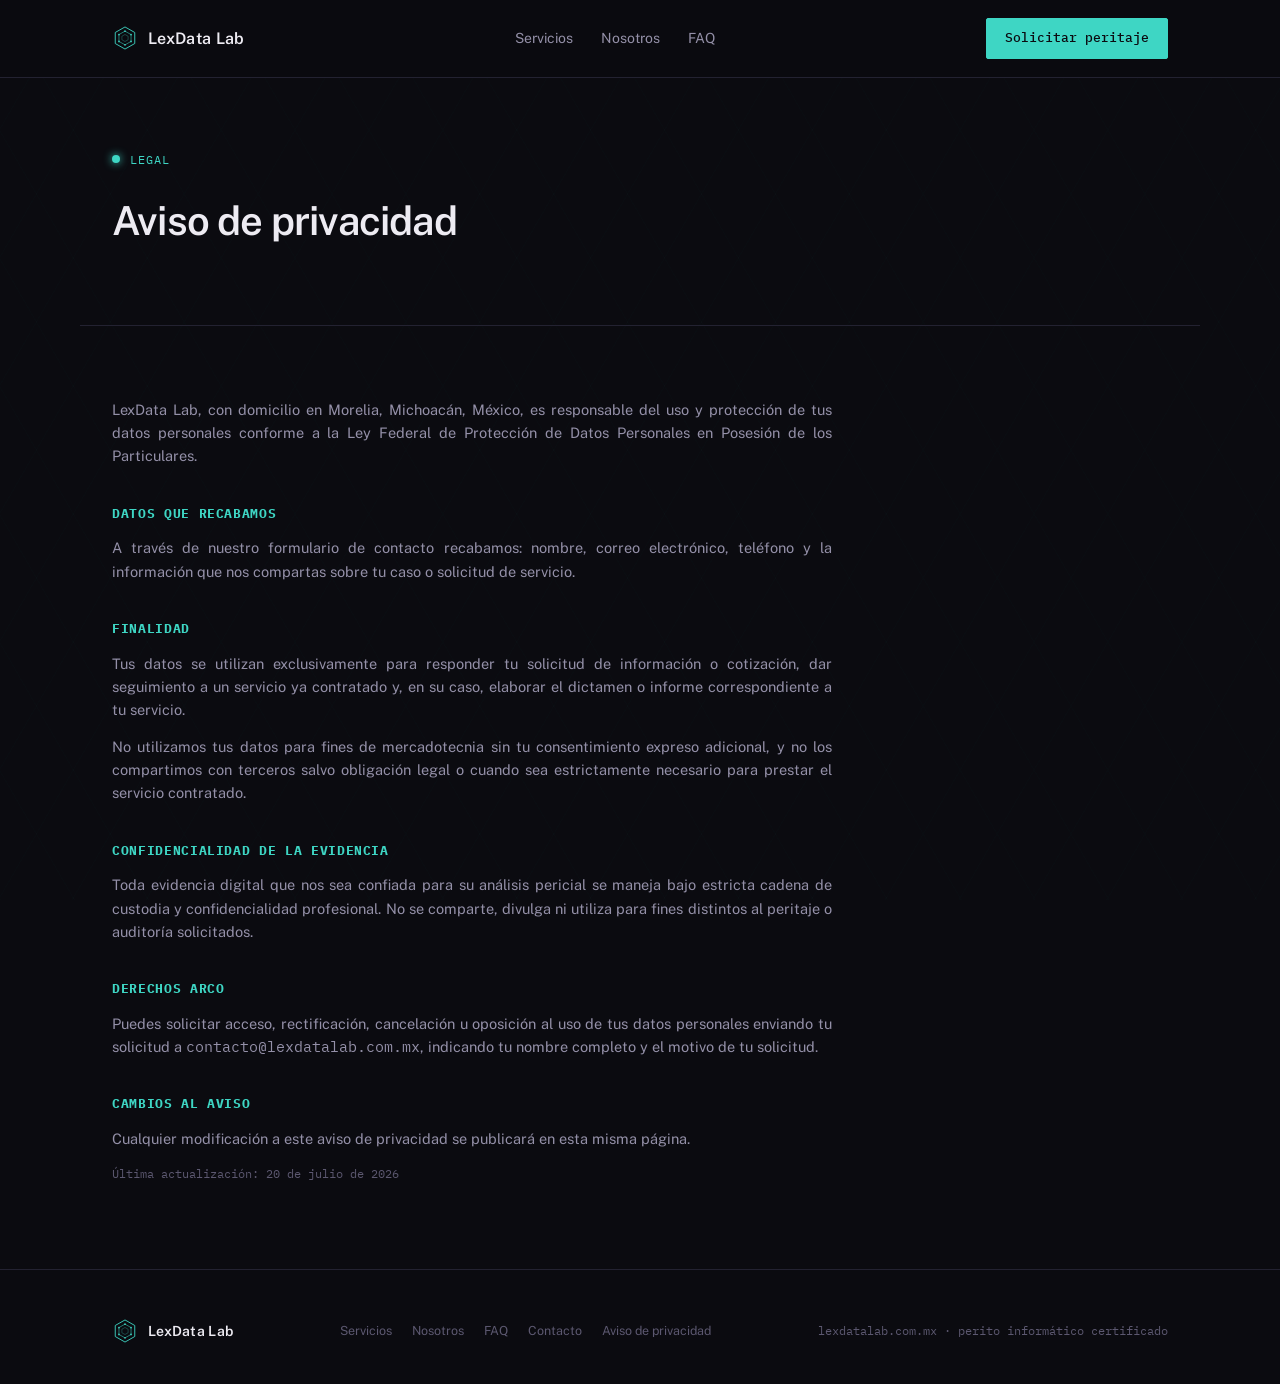
<file: aviso-privacidad.html>
<!DOCTYPE html>
<html lang="es">
<head>
<meta charset="UTF-8">
<meta name="viewport" content="width=device-width, initial-scale=1.0">
<title>Aviso de privacidad — LexData Lab</title>
<link rel="stylesheet" href="styles.css">
<script src="script.js" defer></script>
</head>
<body>
<div class="hexfield"></div>

<header>
  <nav>
    <a href="index.html" class="brand">
      <svg viewBox="0 0 40 40" fill="none"><path d="M20 3 L35 11.5 V28.5 L20 37 L5 28.5 V11.5 Z" stroke="#3ED6C4" stroke-width="1.4"/><path d="M20 14.6 L24.8 17.3 V22.7 L20 25.4 L15.2 22.7 V17.3 Z" stroke="#3ED6C4" stroke-width="1" opacity="0.45"/><path d="M20 9.46 L29.3 14.73 L29.3 25.27 L20 30.54 L10.7 25.27 L10.7 14.73 Z" stroke="#3ED6C4" stroke-width="1" opacity="0.85"/><circle cx="20" cy="9.46" r="1.3" fill="#3ED6C4"/><circle cx="29.3" cy="14.73" r="1.3" fill="#3ED6C4"/><circle cx="29.3" cy="25.27" r="1.3" fill="#3ED6C4"/><circle cx="20" cy="30.54" r="1.3" fill="#3ED6C4"/><circle cx="10.7" cy="25.27" r="1.3" fill="#3ED6C4"/><circle cx="10.7" cy="14.73" r="1.3" fill="#3ED6C4"/></svg>
      LexData Lab
    </a>
    <div class="navlinks" id="navlinks">
      <a href="servicios.html">Servicios</a>
      <a href="nosotros.html">Nosotros</a>
      <a href="faq.html">FAQ</a>
    </div>
    <div class="nav-actions">
      <a href="contacto.html" class="cta-btn">Solicitar peritaje</a>
      <button class="menu-toggle" aria-label="Abrir menú" aria-expanded="false"><span></span><span></span><span></span></button>
    </div>
  </nav>
</header>

<div class="page-hero">
  <div class="eyebrow">Legal</div>
  <h1>Aviso de privacidad</h1>
</div>

<section data-reveal>
  <div class="wrap">
    <div class="legal-doc">
      <p>LexData Lab, con domicilio en Morelia, Michoacán, México, es responsable del uso y protección de tus datos personales conforme a la Ley Federal de Protección de Datos Personales en Posesión de los Particulares.</p>

      <h3>Datos que recabamos</h3>
      <p>A través de nuestro formulario de contacto recabamos: nombre, correo electrónico, teléfono y la información que nos compartas sobre tu caso o solicitud de servicio.</p>

      <h3>Finalidad</h3>
      <p>Tus datos se utilizan exclusivamente para responder tu solicitud de información o cotización, dar seguimiento a un servicio ya contratado y, en su caso, elaborar el dictamen o informe correspondiente a tu servicio.</p>
      <p>No utilizamos tus datos para fines de mercadotecnia sin tu consentimiento expreso adicional, y no los compartimos con terceros salvo obligación legal o cuando sea estrictamente necesario para prestar el servicio contratado.</p>

      <h3>Confidencialidad de la evidencia</h3>
      <p>Toda evidencia digital que nos sea confiada para su análisis pericial se maneja bajo estricta cadena de custodia y confidencialidad profesional. No se comparte, divulga ni utiliza para fines distintos al peritaje o auditoría solicitados.</p>

      <h3>Derechos ARCO</h3>
      <p>Puedes solicitar acceso, rectificación, cancelación u oposición al uso de tus datos personales enviando tu solicitud a <span class="mono">contacto@lexdatalab.com.mx</span>, indicando tu nombre completo y el motivo de tu solicitud.</p>

      <h3>Cambios al aviso</h3>
      <p>Cualquier modificación a este aviso de privacidad se publicará en esta misma página.</p>

      <p class="mono" style="color:var(--text-faint);font-size:12px;">Última actualización: 20 de julio de 2026</p>
    </div>
  </div>
</section>

<footer>
  <div class="wrap footer-row">
    <a href="index.html" class="brand">
      <svg viewBox="0 0 40 40" fill="none"><path d="M20 3 L35 11.5 V28.5 L20 37 L5 28.5 V11.5 Z" stroke="#3ED6C4" stroke-width="1.4"/><path d="M20 14.6 L24.8 17.3 V22.7 L20 25.4 L15.2 22.7 V17.3 Z" stroke="#3ED6C4" stroke-width="1" opacity="0.45"/><path d="M20 9.46 L29.3 14.73 L29.3 25.27 L20 30.54 L10.7 25.27 L10.7 14.73 Z" stroke="#3ED6C4" stroke-width="1" opacity="0.85"/><circle cx="20" cy="9.46" r="1.3" fill="#3ED6C4"/><circle cx="29.3" cy="14.73" r="1.3" fill="#3ED6C4"/><circle cx="29.3" cy="25.27" r="1.3" fill="#3ED6C4"/><circle cx="20" cy="30.54" r="1.3" fill="#3ED6C4"/><circle cx="10.7" cy="25.27" r="1.3" fill="#3ED6C4"/><circle cx="10.7" cy="14.73" r="1.3" fill="#3ED6C4"/></svg>
      LexData Lab
    </a>
    <div class="footer-links">
      <a href="servicios.html">Servicios</a>
      <a href="nosotros.html">Nosotros</a>
      <a href="faq.html">FAQ</a>
      <a href="contacto.html">Contacto</a>
      <a href="aviso-privacidad.html">Aviso de privacidad</a>
    </div>
    <div class="meta">lexdatalab.com.mx · perito informático certificado</div>
  </div>
</footer>
</body>
</html>
</file>
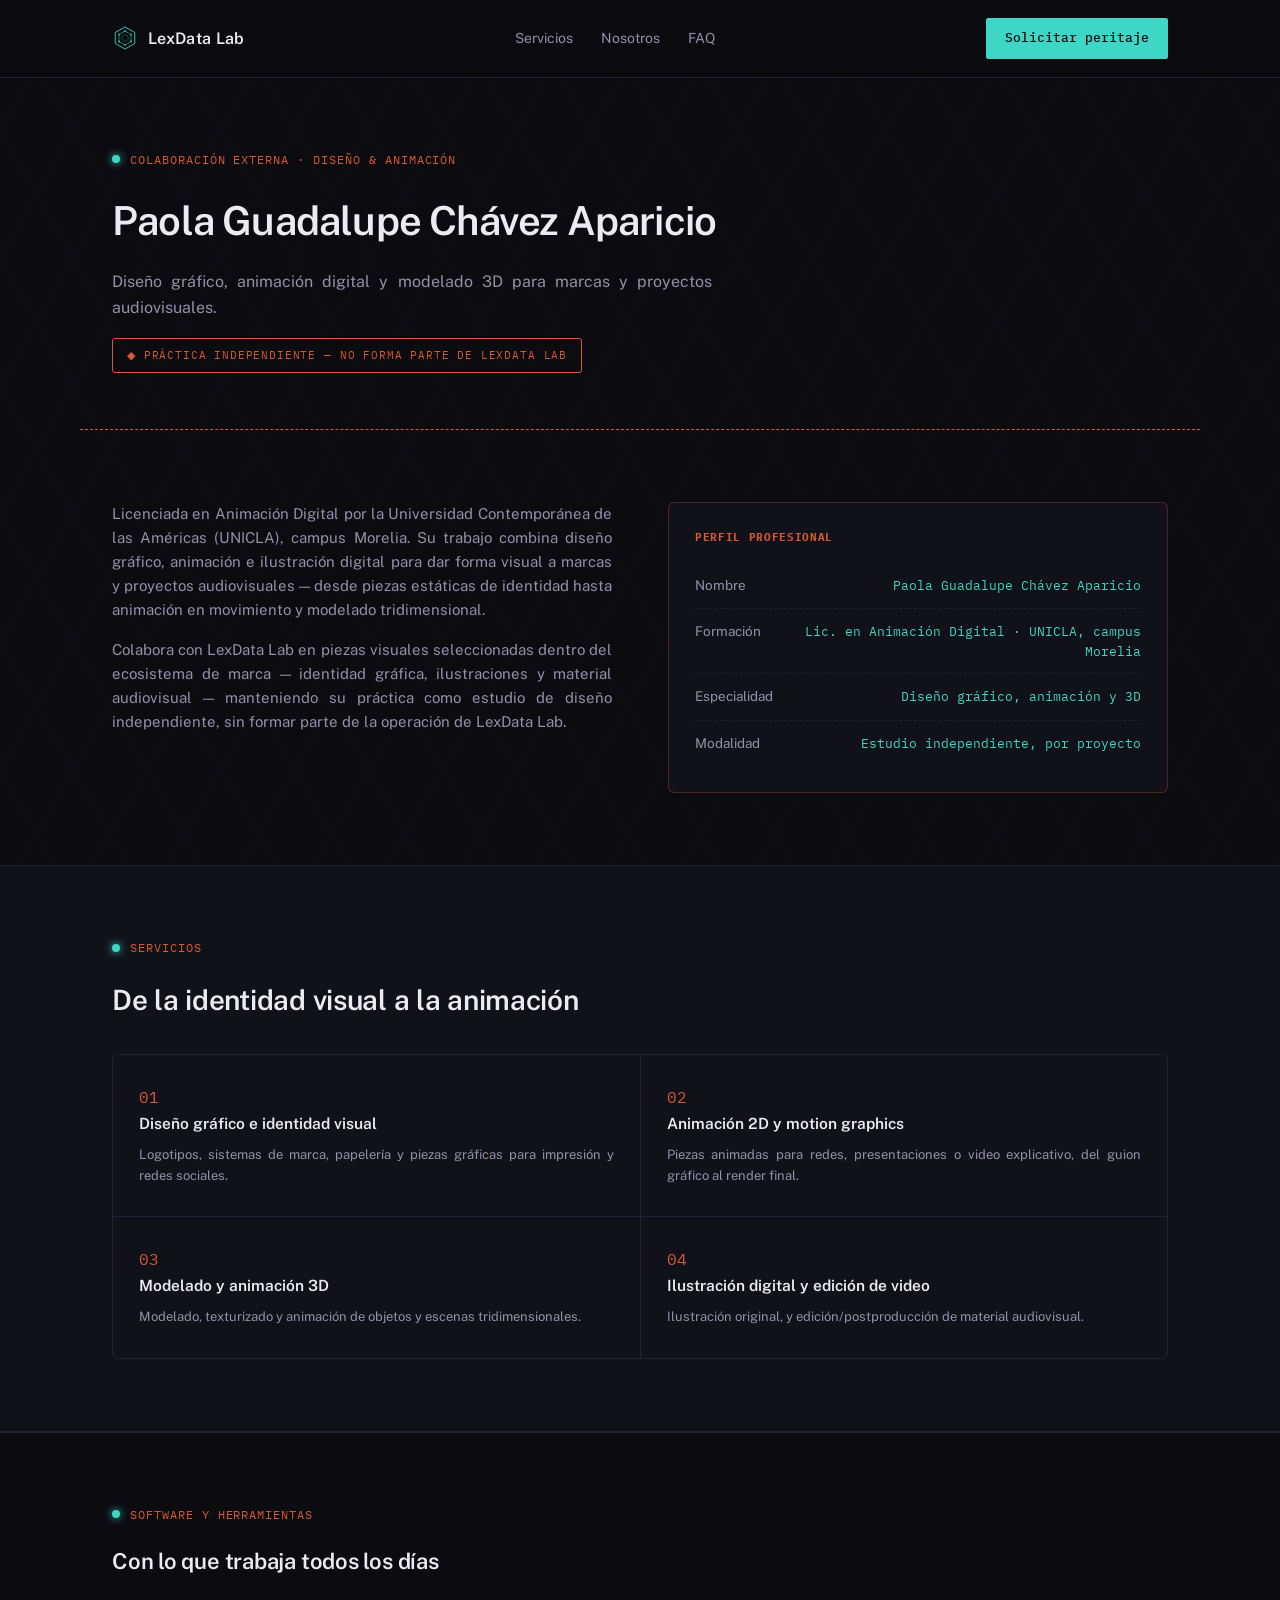
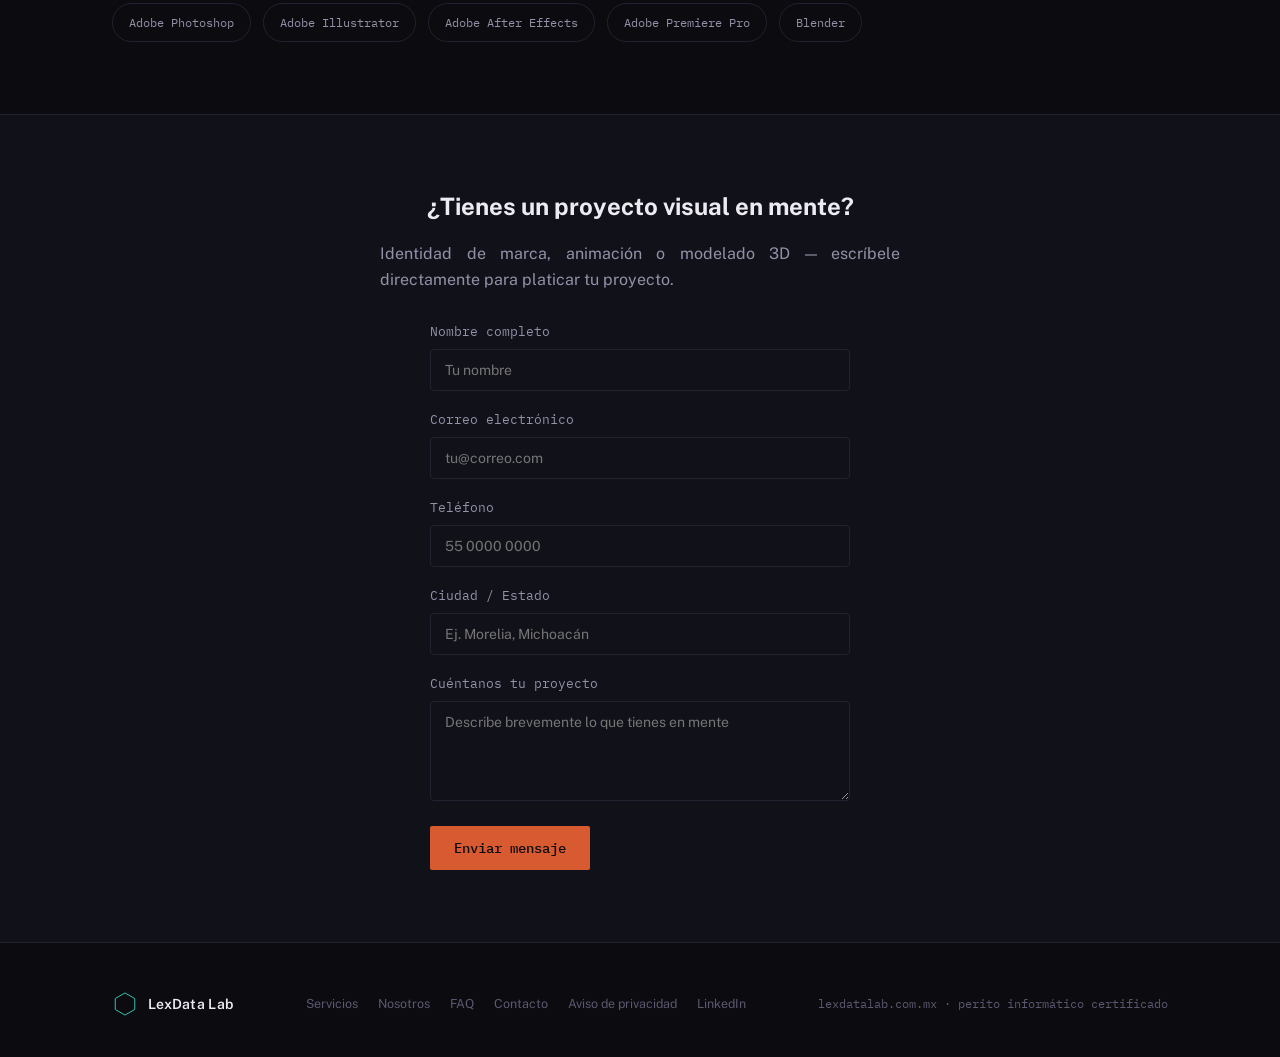
<file: colaboracion-diseno.html>
<!DOCTYPE html>
<html lang="es">
<head>
<meta charset="UTF-8">
<meta name="viewport" content="width=device-width, initial-scale=1.0">
<title>Diseño & Animación — Paola Guadalupe Chávez Aparicio | Aliada de LexData Lab</title>
<link rel="stylesheet" href="styles.css">
<script src="script.js" defer></script>
</head>
<body>
<div class="hexfield"></div>

<header>
  <nav>
    <a href="index.html" class="brand">
      <svg viewBox="0 0 40 40" fill="none"><path d="M20 3 L35 11.5 V28.5 L20 37 L5 28.5 V11.5 Z" stroke="#3ED6C4" stroke-width="1.4"/><path d="M20 14.6 L24.8 17.3 V22.7 L20 25.4 L15.2 22.7 V17.3 Z" stroke="#3ED6C4" stroke-width="1" opacity="0.45"/><path d="M20 9.46 L29.3 14.73 L29.3 25.27 L20 30.54 L10.7 25.27 L10.7 14.73 Z" stroke="#3ED6C4" stroke-width="1" opacity="0.85"/><circle cx="20" cy="9.46" r="1.3" fill="#3ED6C4"/><circle cx="29.3" cy="14.73" r="1.3" fill="#3ED6C4"/><circle cx="29.3" cy="25.27" r="1.3" fill="#3ED6C4"/><circle cx="20" cy="30.54" r="1.3" fill="#3ED6C4"/><circle cx="10.7" cy="25.27" r="1.3" fill="#3ED6C4"/><circle cx="10.7" cy="14.73" r="1.3" fill="#3ED6C4"/></svg>
      LexData Lab
    </a>
    <div class="navlinks" id="navlinks">
      <a href="servicios.html">Servicios</a>
      <a href="nosotros.html">Nosotros</a>
      <a href="faq.html">FAQ</a>
    </div>
    <div class="nav-actions">
      <a href="contacto.html" class="cta-btn">Solicitar peritaje</a>
      <button class="menu-toggle" aria-label="Abrir menú" aria-expanded="false"><span></span><span></span><span></span></button>
    </div>
  </nav>
</header>

<div class="page-hero" style="border-bottom:1px dashed var(--terracotta);">
  <div class="eyebrow" style="color:var(--terracotta);">Colaboración externa · Diseño &amp; animación</div>
  <h1>Paola Guadalupe Chávez Aparicio</h1>
  <p>Diseño gráfico, animación digital y modelado 3D para marcas y proyectos audiovisuales.</p>
  <div class="mono" style="display:inline-block;margin-top:18px;border:1.5px solid var(--terracotta);color:var(--terracotta);font-size:10.5px;letter-spacing:0.08em;padding:8px 14px;border-radius:3px;">◆ PRÁCTICA INDEPENDIENTE — NO FORMA PARTE DE LEXDATA LAB</div>
</div>

<section data-reveal>
  <div class="wrap about-grid">
    <div>
      <p>Licenciada en Animación Digital por la Universidad Contemporánea de las Américas (UNICLA), campus Morelia. Su trabajo combina diseño gráfico, animación e ilustración digital para dar forma visual a marcas y proyectos audiovisuales — desde piezas estáticas de identidad hasta animación en movimiento y modelado tridimensional.</p>
      <p>Colabora con LexData Lab en piezas visuales seleccionadas dentro del ecosistema de marca — identidad gráfica, ilustraciones y material audiovisual — manteniendo su práctica como estudio de diseño independiente, sin formar parte de la operación de LexData Lab.</p>
    </div>
    <div class="credentials" style="border-color:rgba(216,90,48,0.3);">
      <h4 style="color:var(--terracotta);">Perfil profesional</h4>
      <div class="credential-row"><span>Nombre</span><span class="val">Paola Guadalupe Chávez Aparicio</span></div>
      <div class="credential-row"><span>Formación</span><span class="val">Lic. en Animación Digital · UNICLA, campus Morelia</span></div>
      <div class="credential-row"><span>Especialidad</span><span class="val">Diseño gráfico, animación y 3D</span></div>
      <div class="credential-row"><span>Modalidad</span><span class="val">Estudio independiente, por proyecto</span></div>
    </div>
  </div>
</section>

<section style="background:var(--bg-raised);border-top:1px solid var(--line);border-bottom:1px solid var(--line);" data-reveal>
  <div class="wrap">
    <div class="section-head" style="margin-bottom:32px;">
      <div class="eyebrow" style="color:var(--terracotta);">Servicios</div>
      <h2>De la identidad visual a la animación</h2>
    </div>
    <div class="services-grid cols-2">
      <div class="service-card">
        <span class="num mono" style="color:var(--terracotta);">01</span>
        <h3>Diseño gráfico e identidad visual</h3>
        <p>Logotipos, sistemas de marca, papelería y piezas gráficas para impresión y redes sociales.</p>
      </div>
      <div class="service-card">
        <span class="num mono" style="color:var(--terracotta);">02</span>
        <h3>Animación 2D y motion graphics</h3>
        <p>Piezas animadas para redes, presentaciones o video explicativo, del guion gráfico al render final.</p>
      </div>
      <div class="service-card">
        <span class="num mono" style="color:var(--terracotta);">03</span>
        <h3>Modelado y animación 3D</h3>
        <p>Modelado, texturizado y animación de objetos y escenas tridimensionales.</p>
      </div>
      <div class="service-card">
        <span class="num mono" style="color:var(--terracotta);">04</span>
        <h3>Ilustración digital y edición de video</h3>
        <p>Ilustración original, y edición/postproducción de material audiovisual.</p>
      </div>
    </div>
  </div>
</section>

<section data-reveal>
  <div class="wrap">
    <div class="section-head" style="margin-bottom:24px;">
      <div class="eyebrow" style="color:var(--terracotta);">Software y herramientas</div>
      <h2 style="font-size:22px;">Con lo que trabaja todos los días</h2>
    </div>
    <div style="display:flex;flex-wrap:wrap;gap:12px;">
      <span class="mono" style="border:1px solid var(--line);color:var(--text-dim);font-size:12px;padding:9px 16px;border-radius:20px;">Adobe Photoshop</span>
      <span class="mono" style="border:1px solid var(--line);color:var(--text-dim);font-size:12px;padding:9px 16px;border-radius:20px;">Adobe Illustrator</span>
      <span class="mono" style="border:1px solid var(--line);color:var(--text-dim);font-size:12px;padding:9px 16px;border-radius:20px;">Adobe After Effects</span>
      <span class="mono" style="border:1px solid var(--line);color:var(--text-dim);font-size:12px;padding:9px 16px;border-radius:20px;">Adobe Premiere Pro</span>
      <span class="mono" style="border:1px solid var(--line);color:var(--text-dim);font-size:12px;padding:9px 16px;border-radius:20px;">Blender</span>
    </div>
  </div>
</section>

<section style="text-align:center;background:var(--bg-raised);border-top:1px solid var(--line);" data-reveal>
  <div class="wrap">
    <h2 style="font-size:24px;margin-bottom:16px;">¿Tienes un proyecto visual en mente?</h2>
    <p style="color:var(--text-dim);max-width:520px;margin:0 auto 28px;">Identidad de marca, animación o modelado 3D — escríbele directamente para platicar tu proyecto.</p>
    <div style="max-width:420px;margin:0 auto;text-align:left;">
      <div id="diseno-form-status" style="display:none;margin-bottom:16px;padding:14px 16px;border-radius:4px;font-size:13.5px;"></div>
      <form id="diseno-contact-form">
        <input type="hidden" name="access_key" value="3c9847e4-8407-4cfc-986b-882dd5cf08cd">
        <input type="hidden" name="subject" value="Nueva consulta desde lexdatalab.com.mx — Diseño y animación">
        <input type="checkbox" name="botcheck" style="display:none;">
        <div class="form-field">
          <label>Nombre completo</label>
          <input type="text" name="name" placeholder="Tu nombre" required>
        </div>
        <div class="form-field">
          <label>Correo electrónico</label>
          <input type="email" name="email" placeholder="tu@correo.com" required>
        </div>
        <div class="form-field">
          <label>Teléfono</label>
          <input type="tel" name="phone" placeholder="55 0000 0000" pattern="[0-9\s\-\+\(\)]{7,20}" maxlength="20" inputmode="numeric" title="Ingresa un número de teléfono válido (solo dígitos, espacios o guiones, entre 7 y 20 caracteres)">
        </div>
        <div class="form-field">
          <label>Ciudad / Estado</label>
          <input type="text" name="ubicacion" placeholder="Ej. Morelia, Michoacán" required>
        </div>
        <div class="form-field">
          <label>Cuéntanos tu proyecto</label>
          <textarea name="message" placeholder="Describe brevemente lo que tienes en mente" required></textarea>
        </div>
        <button type="submit" class="btn-primary" style="border:none;cursor:pointer;background:var(--terracotta);">Enviar mensaje</button>
      </form>
    </div>
  </div>
</section>

<script>
  (function(){
    const form = document.getElementById('diseno-contact-form');
    const status = document.getElementById('diseno-form-status');
    if (!form || !status) return;

    function showStatus(message, ok) {
      status.style.display = 'block';
      status.textContent = message;
      status.style.background = ok ? 'rgba(216,90,48,0.1)' : 'rgba(216,90,48,0.12)';
      status.style.border = '1px solid var(--terracotta)';
      status.style.color = 'var(--terracotta)';
      status.scrollIntoView({ behavior: 'smooth', block: 'nearest' });
    }

    form.addEventListener('submit', async (e) => {
      e.preventDefault();
      const btn = form.querySelector('button[type="submit"]');
      const originalText = btn.textContent;
      btn.textContent = 'Enviando...';
      btn.disabled = true;

      try {
        const formData = new FormData(form);
        const response = await fetch('https://api.web3forms.com/submit', {
          method: 'POST',
          headers: { 'Accept': 'application/json' },
          body: formData,
        });
        const result = await response.json();
        if (result.success) {
          showStatus('Tu mensaje fue enviado. Te responderán a la brevedad.', true);
          form.reset();
        } else {
          showStatus('No se pudo enviar. Intenta de nuevo.', false);
        }
      } catch (err) {
        showStatus('No se pudo enviar. Revisa tu conexión e intenta de nuevo.', false);
      } finally {
        btn.textContent = originalText;
        btn.disabled = false;
      }
    });
  })();
</script>

<footer>
  <div class="wrap footer-row">
    <a href="index.html" class="brand">
      <svg viewBox="0 0 40 40" fill="none"><path d="M20 3 L35 11.5 V28.5 L20 37 L5 28.5 V11.5 Z" stroke="#3ED6C4" stroke-width="1.4"/></svg>
      LexData Lab
    </a>
    <div class="footer-links">
      <a href="servicios.html">Servicios</a>
      <a href="nosotros.html">Nosotros</a>
      <a href="faq.html">FAQ</a>
      <a href="contacto.html">Contacto</a>
      <a href="aviso-privacidad.html">Aviso de privacidad</a>
      <a href="https://www.linkedin.com/company/lexdata-lab" target="_blank" rel="noopener">LinkedIn</a>
    </div>
    <div class="meta">lexdatalab.com.mx · perito informático certificado</div>
  </div>
</footer>
</body>
</html>
</file>
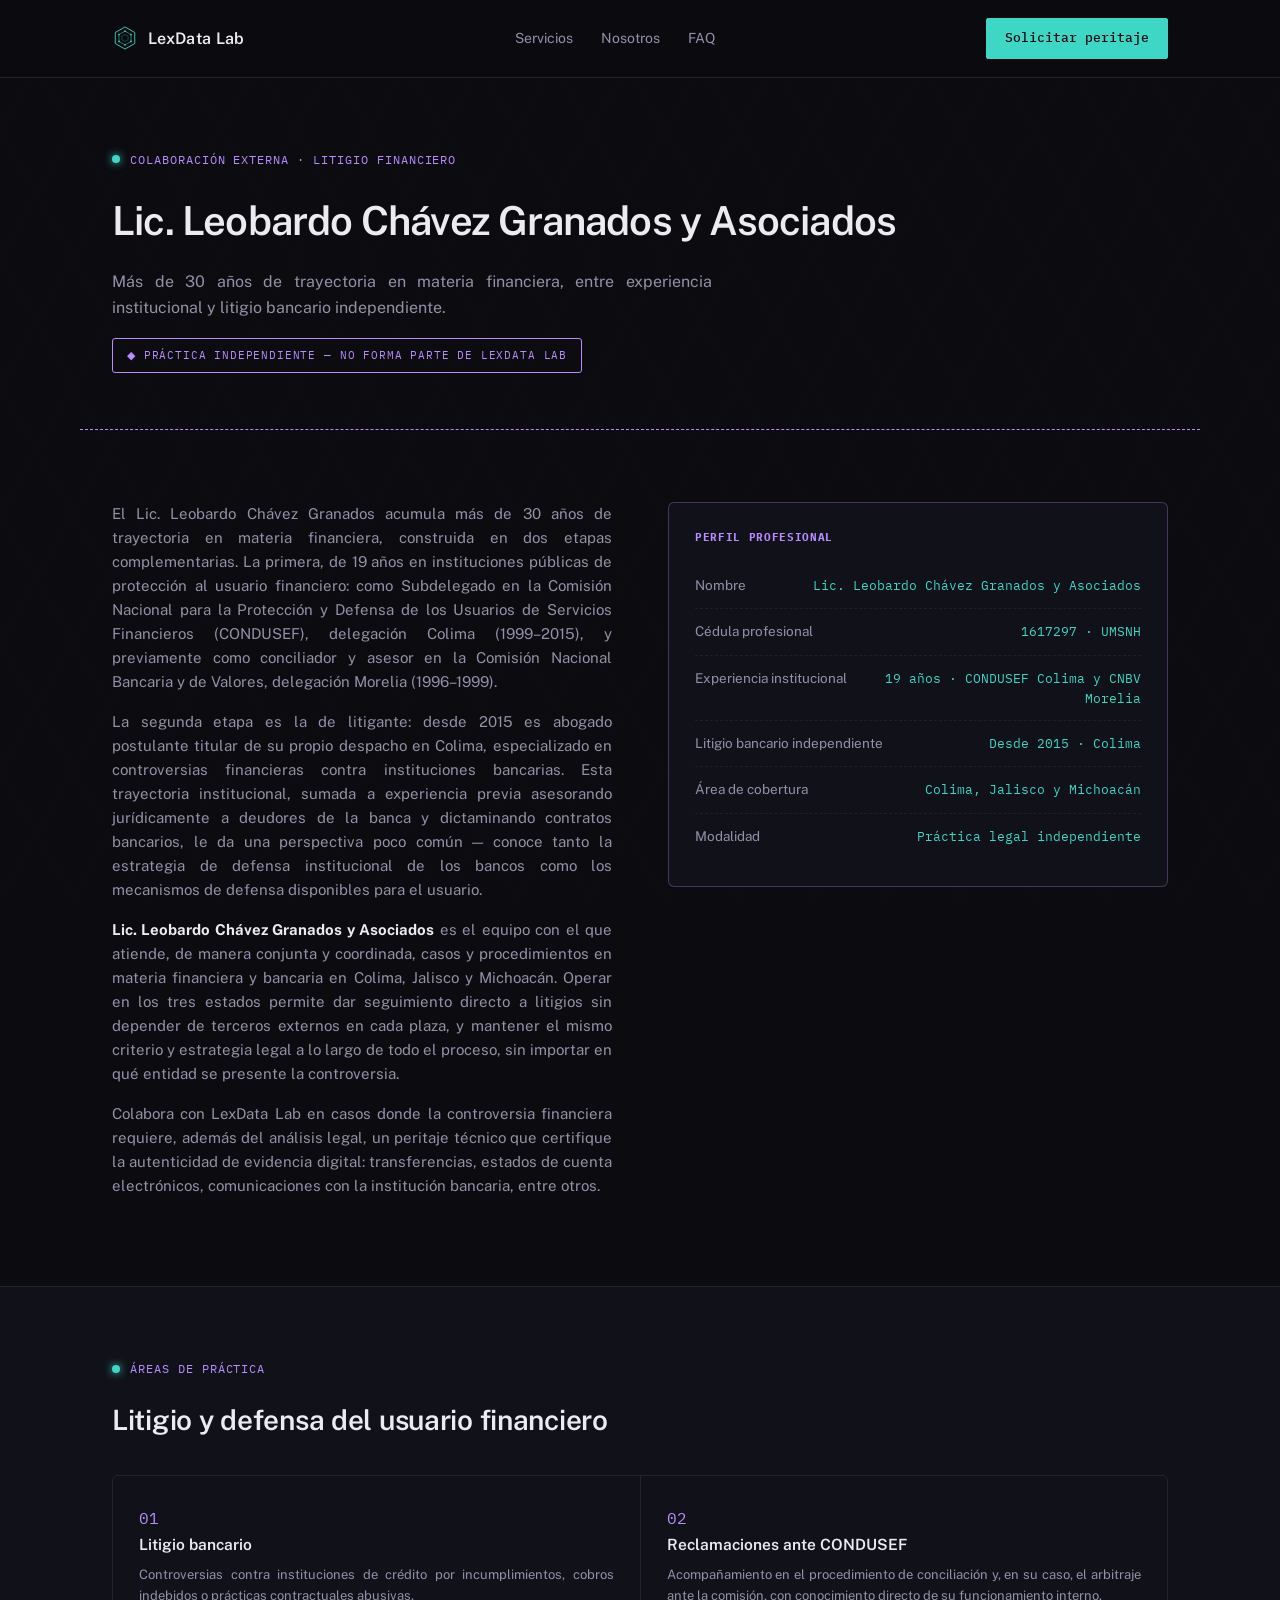
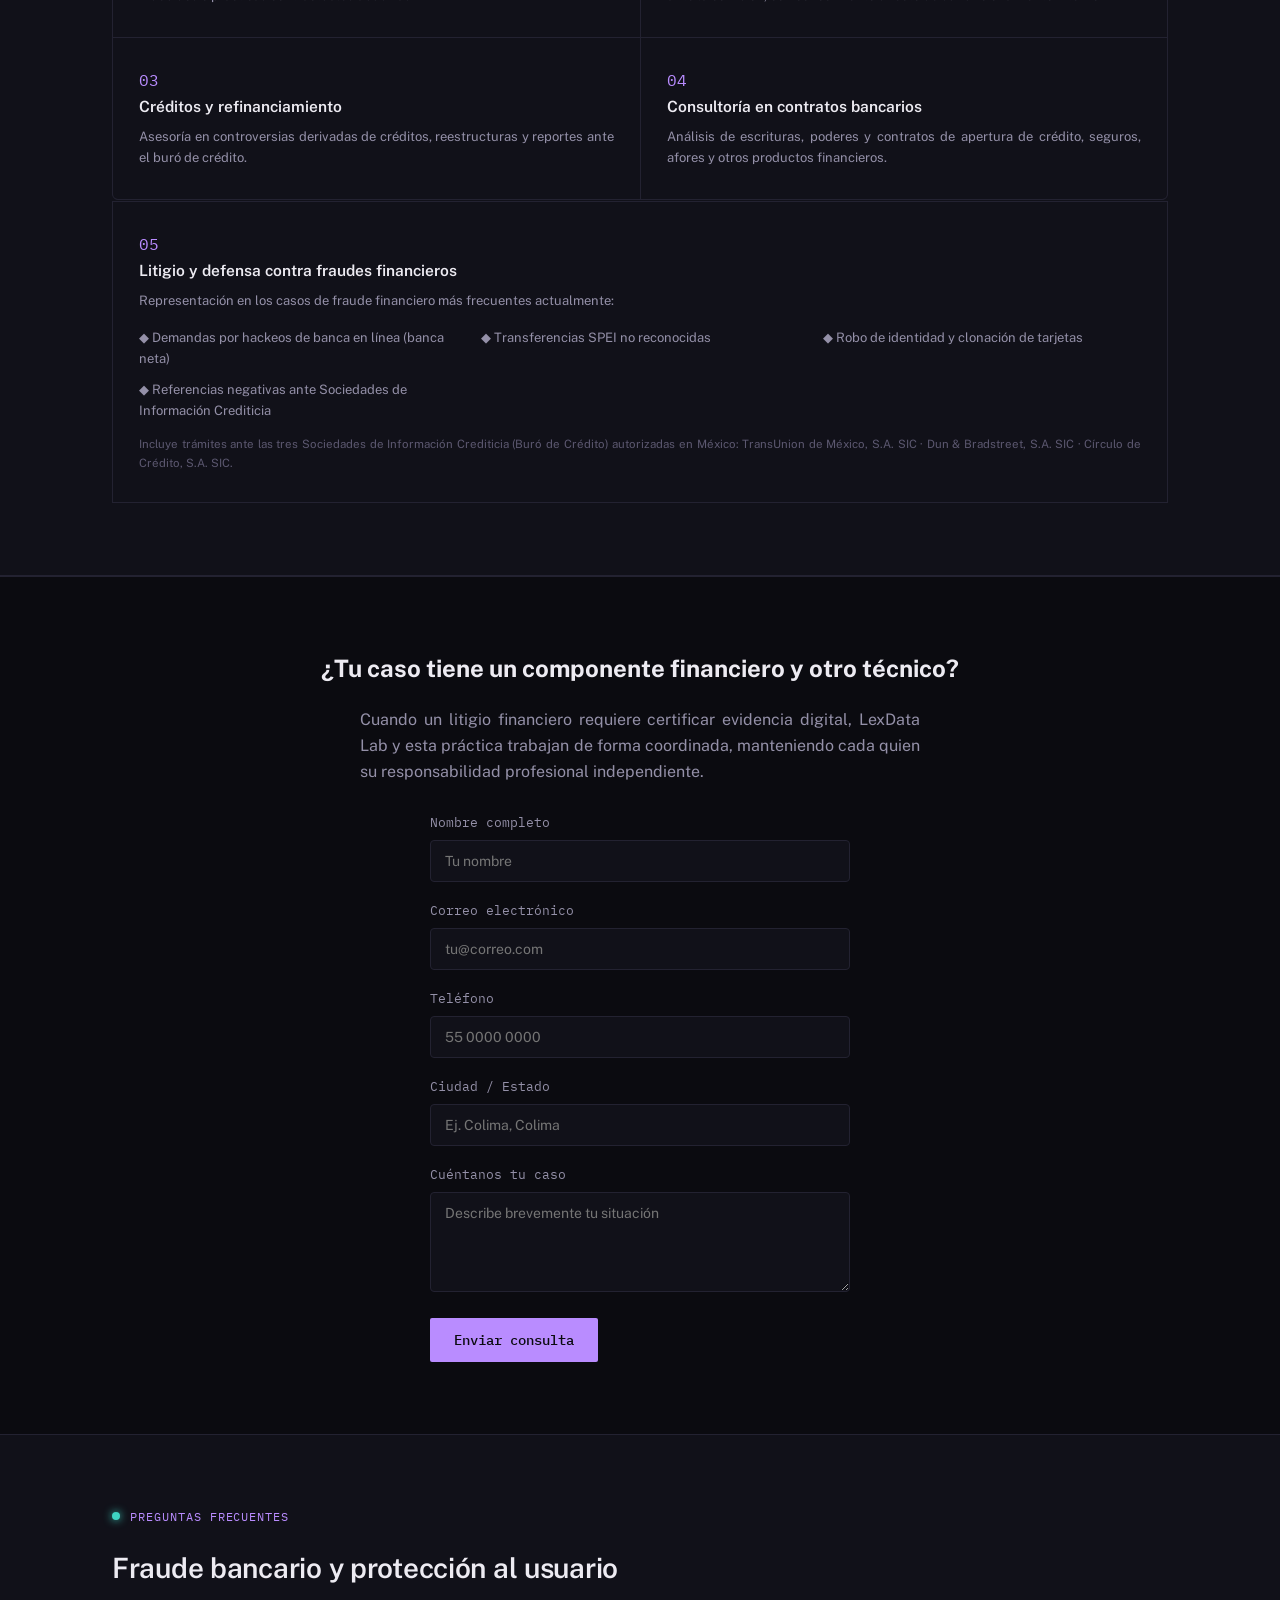
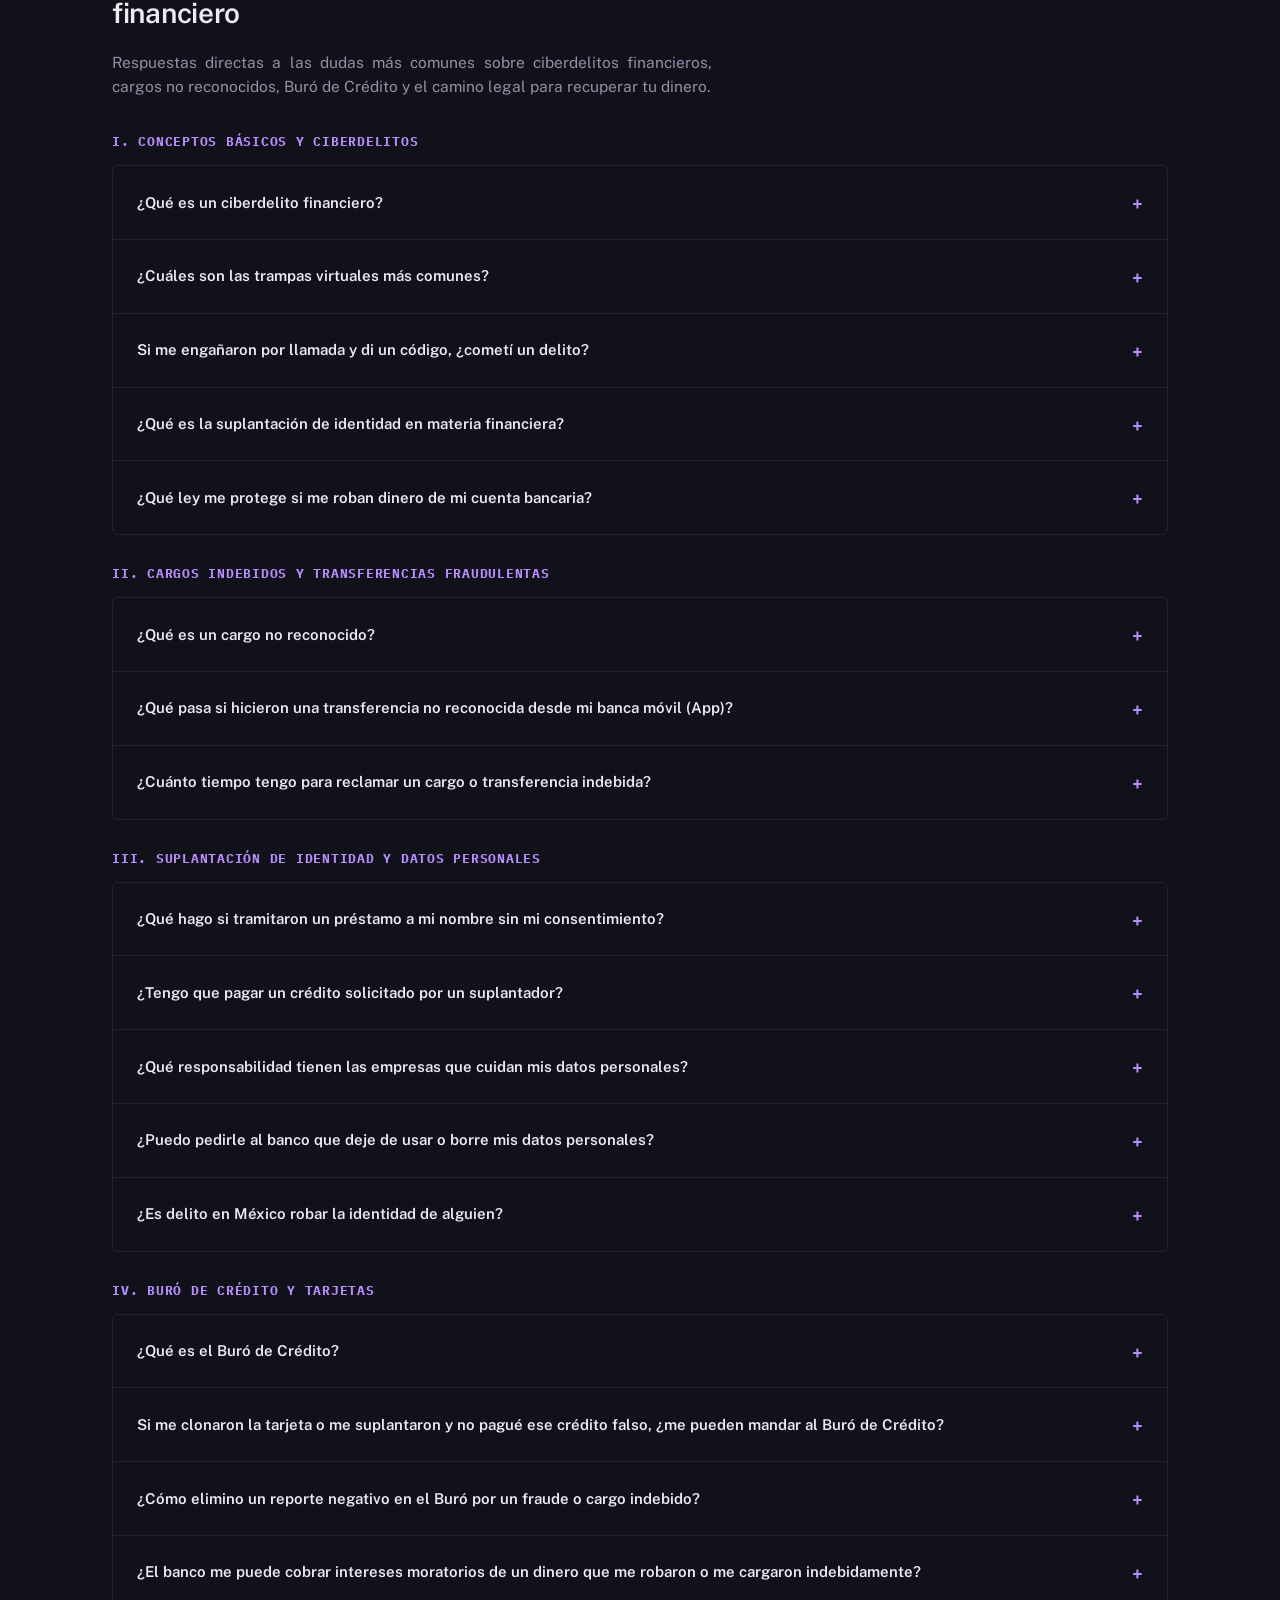
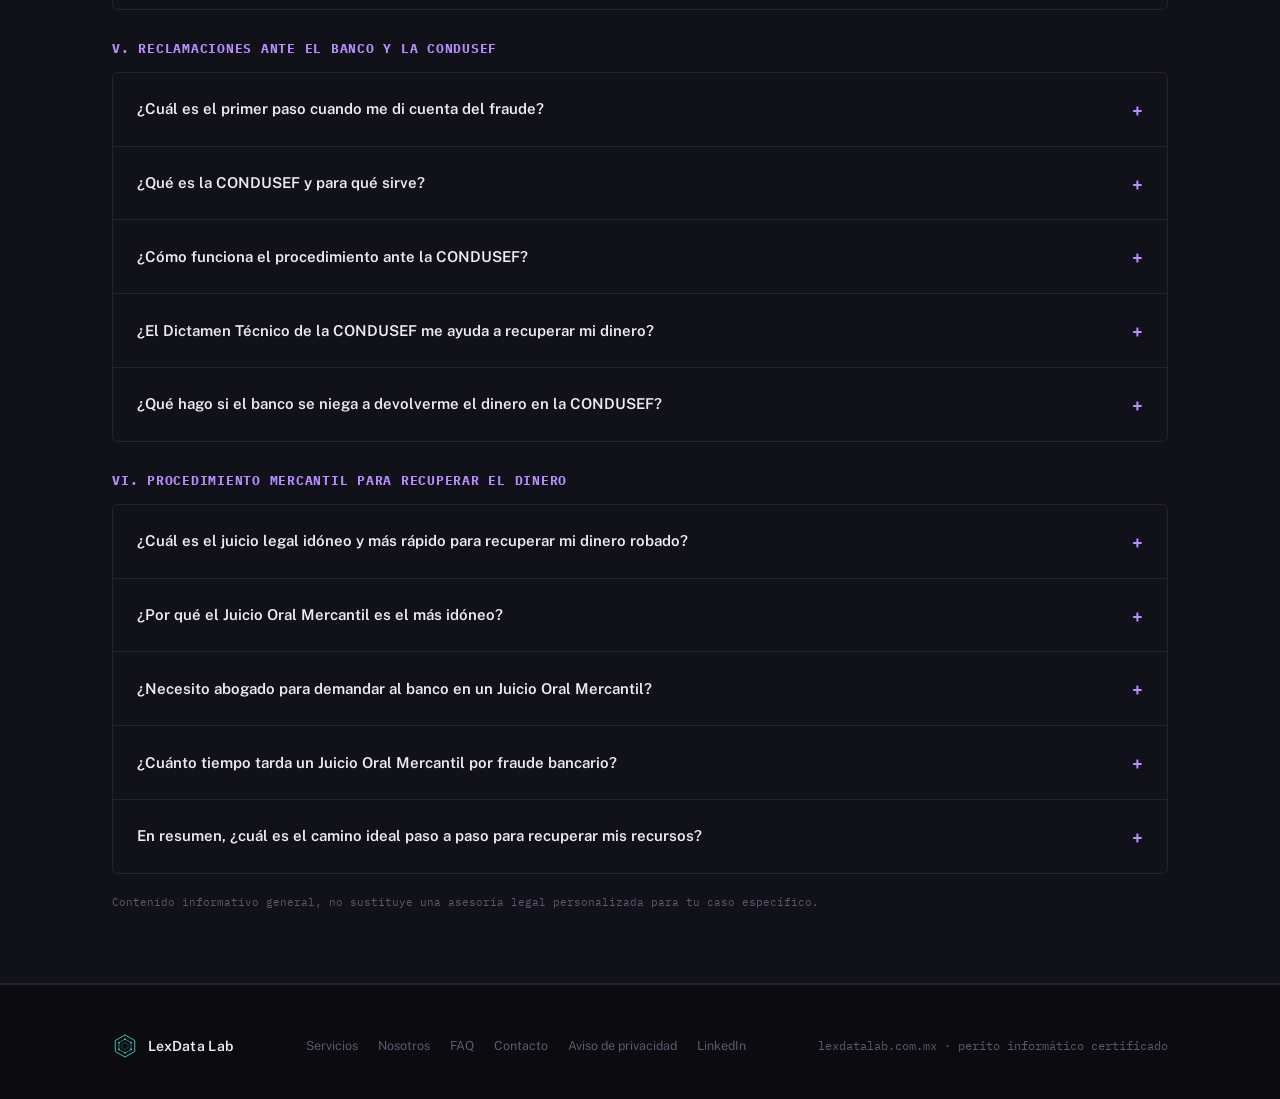
<file: colaboracion-legal.html>
<!DOCTYPE html>
<html lang="es">
<head>
<meta charset="UTF-8">
<meta name="viewport" content="width=device-width, initial-scale=1.0">
<title>Litigio Financiero — Lic. Leobardo Chávez Granados y Asociados | Aliado de LexData Lab</title>
<link rel="stylesheet" href="styles.css">
<script src="script.js" defer></script>
</head>
<body>
<div class="hexfield"></div>

<header>
  <nav>
    <a href="index.html" class="brand">
      <svg viewBox="0 0 40 40" fill="none"><path d="M20 3 L35 11.5 V28.5 L20 37 L5 28.5 V11.5 Z" stroke="#3ED6C4" stroke-width="1.4"/><path d="M20 14.6 L24.8 17.3 V22.7 L20 25.4 L15.2 22.7 V17.3 Z" stroke="#3ED6C4" stroke-width="1" opacity="0.45"/><path d="M20 9.46 L29.3 14.73 L29.3 25.27 L20 30.54 L10.7 25.27 L10.7 14.73 Z" stroke="#3ED6C4" stroke-width="1" opacity="0.85"/><circle cx="20" cy="9.46" r="1.3" fill="#3ED6C4"/><circle cx="29.3" cy="14.73" r="1.3" fill="#3ED6C4"/><circle cx="29.3" cy="25.27" r="1.3" fill="#3ED6C4"/><circle cx="20" cy="30.54" r="1.3" fill="#3ED6C4"/><circle cx="10.7" cy="25.27" r="1.3" fill="#3ED6C4"/><circle cx="10.7" cy="14.73" r="1.3" fill="#3ED6C4"/></svg>
      LexData Lab
    </a>
    <div class="navlinks" id="navlinks">
      <a href="servicios.html">Servicios</a>
      <a href="nosotros.html">Nosotros</a>
      <a href="faq.html">FAQ</a>
    </div>
    <div class="nav-actions">
      <a href="contacto.html" class="cta-btn">Solicitar peritaje</a>
      <button class="menu-toggle" aria-label="Abrir menú" aria-expanded="false"><span></span><span></span><span></span></button>
    </div>
  </nav>
</header>

<div class="page-hero" style="border-bottom:1px dashed var(--violet);">
  <div class="eyebrow" style="color:var(--violet);">Colaboración externa · Litigio financiero</div>
  <h1>Lic. Leobardo Chávez Granados y Asociados</h1>
  <p>Más de 30 años de trayectoria en materia financiera, entre experiencia institucional y litigio bancario independiente.</p>
  <div class="mono" style="display:inline-block;margin-top:18px;border:1.5px solid var(--violet);color:var(--violet);font-size:10.5px;letter-spacing:0.08em;padding:8px 14px;border-radius:3px;">◆ PRÁCTICA INDEPENDIENTE — NO FORMA PARTE DE LEXDATA LAB</div>
</div>

<section data-reveal>
  <div class="wrap about-grid">
    <div>
      <p>El Lic. Leobardo Chávez Granados acumula más de 30 años de trayectoria en materia financiera, construida en dos etapas complementarias. La primera, de 19 años en instituciones públicas de protección al usuario financiero: como Subdelegado en la Comisión Nacional para la Protección y Defensa de los Usuarios de Servicios Financieros (CONDUSEF), delegación Colima (1999–2015), y previamente como conciliador y asesor en la Comisión Nacional Bancaria y de Valores, delegación Morelia (1996–1999).</p>
      <p>La segunda etapa es la de litigante: desde 2015 es abogado postulante titular de su propio despacho en Colima, especializado en controversias financieras contra instituciones bancarias. Esta trayectoria institucional, sumada a experiencia previa asesorando jurídicamente a deudores de la banca y dictaminando contratos bancarios, le da una perspectiva poco común — conoce tanto la estrategia de defensa institucional de los bancos como los mecanismos de defensa disponibles para el usuario.</p>
      <p><strong>Lic. Leobardo Chávez Granados y Asociados</strong> es el equipo con el que atiende, de manera conjunta y coordinada, casos y procedimientos en materia financiera y bancaria en Colima, Jalisco y Michoacán. Operar en los tres estados permite dar seguimiento directo a litigios sin depender de terceros externos en cada plaza, y mantener el mismo criterio y estrategia legal a lo largo de todo el proceso, sin importar en qué entidad se presente la controversia.</p>
      <p>Colabora con LexData Lab en casos donde la controversia financiera requiere, además del análisis legal, un peritaje técnico que certifique la autenticidad de evidencia digital: transferencias, estados de cuenta electrónicos, comunicaciones con la institución bancaria, entre otros.</p>
    </div>
    <div class="credentials" style="border-color:rgba(185,140,255,0.3);">
      <h4 style="color:var(--violet);">Perfil profesional</h4>
      <div class="credential-row"><span>Nombre</span><span class="val">Lic. Leobardo Chávez Granados y Asociados</span></div>
      <div class="credential-row"><span>Cédula profesional</span><span class="val">1617297 · UMSNH</span></div>
      <div class="credential-row"><span>Experiencia institucional</span><span class="val">19 años · CONDUSEF Colima y CNBV Morelia</span></div>
      <div class="credential-row"><span>Litigio bancario independiente</span><span class="val">Desde 2015 · Colima</span></div>
      <div class="credential-row"><span>Área de cobertura</span><span class="val">Colima, Jalisco y Michoacán</span></div>
      <div class="credential-row"><span>Modalidad</span><span class="val">Práctica legal independiente</span></div>
    </div>
  </div>
</section>

<section style="background:var(--bg-raised);border-top:1px solid var(--line);border-bottom:1px solid var(--line);" data-reveal>
  <div class="wrap">
    <div class="section-head" style="margin-bottom:32px;">
      <div class="eyebrow" style="color:var(--violet);">Áreas de práctica</div>
      <h2>Litigio y defensa del usuario financiero</h2>
    </div>
    <div class="services-grid cols-2">
      <div class="service-card">
        <span class="num mono" style="color:var(--violet);">01</span>
        <h3>Litigio bancario</h3>
        <p>Controversias contra instituciones de crédito por incumplimientos, cobros indebidos o prácticas contractuales abusivas.</p>
      </div>
      <div class="service-card">
        <span class="num mono" style="color:var(--violet);">02</span>
        <h3>Reclamaciones ante CONDUSEF</h3>
        <p>Acompañamiento en el procedimiento de conciliación y, en su caso, el arbitraje ante la comisión, con conocimiento directo de su funcionamiento interno.</p>
      </div>
      <div class="service-card">
        <span class="num mono" style="color:var(--violet);">03</span>
        <h3>Créditos y refinanciamiento</h3>
        <p>Asesoría en controversias derivadas de créditos, reestructuras y reportes ante el buró de crédito.</p>
      </div>
      <div class="service-card">
        <span class="num mono" style="color:var(--violet);">04</span>
        <h3>Consultoría en contratos bancarios</h3>
        <p>Análisis de escrituras, poderes y contratos de apertura de crédito, seguros, afores y otros productos financieros.</p>
      </div>
    </div>

    <div class="service-card" style="margin-top:1px;border:1px solid var(--line);">
      <span class="num mono" style="color:var(--violet);">05</span>
      <h3>Litigio y defensa contra fraudes financieros</h3>
      <p style="margin-bottom:16px;">Representación en los casos de fraude financiero más frecuentes actualmente:</p>
      <div style="display:grid;grid-template-columns:repeat(auto-fit,minmax(240px,1fr));gap:10px 24px;font-size:13px;color:var(--text-dim);">
        <div>◆ Demandas por hackeos de banca en línea (banca neta)</div>
        <div>◆ Transferencias SPEI no reconocidas</div>
        <div>◆ Robo de identidad y clonación de tarjetas</div>
        <div>◆ Referencias negativas ante Sociedades de Información Crediticia</div>
      </div>
      <p style="margin-top:14px;font-size:11.5px;color:var(--text-faint);">Incluye trámites ante las tres Sociedades de Información Crediticia (Buró de Crédito) autorizadas en México: TransUnion de México, S.A. SIC · Dun &amp; Bradstreet, S.A. SIC · Círculo de Crédito, S.A. SIC.</p>
    </div>
  </div>
</section>

<section style="text-align:center;" data-reveal>
  <div class="wrap">
    <h2 style="font-size:24px;margin-bottom:20px;">¿Tu caso tiene un componente financiero y otro técnico?</h2>
    <p style="color:var(--text-dim);max-width:560px;margin:0 auto 28px;">Cuando un litigio financiero requiere certificar evidencia digital, LexData Lab y esta práctica trabajan de forma coordinada, manteniendo cada quien su responsabilidad profesional independiente.</p>
    <div style="max-width:420px;margin:0 auto;text-align:left;">
      <div id="legal-form-status" style="display:none;margin-bottom:16px;padding:14px 16px;border-radius:4px;font-size:13.5px;"></div>
      <form id="legal-contact-form">
        <input type="hidden" name="access_key" value="a73203e5-41c8-4bd9-a48d-cd7521919ba0">
        <input type="hidden" name="subject" value="Nueva consulta desde lexdatalab.com.mx — Litigio financiero">
        <input type="checkbox" name="botcheck" style="display:none;">
        <div class="form-field">
          <label>Nombre completo</label>
          <input type="text" name="name" placeholder="Tu nombre" required>
        </div>
        <div class="form-field">
          <label>Correo electrónico</label>
          <input type="email" name="email" placeholder="tu@correo.com" required>
        </div>
        <div class="form-field">
          <label>Teléfono</label>
          <input type="tel" name="phone" placeholder="55 0000 0000" pattern="[0-9\s\-\+\(\)]{7,20}" maxlength="20" inputmode="numeric" title="Ingresa un número de teléfono válido (solo dígitos, espacios o guiones, entre 7 y 20 caracteres)">
        </div>
        <div class="form-field">
          <label>Ciudad / Estado</label>
          <input type="text" name="ubicacion" placeholder="Ej. Colima, Colima" required>
        </div>
        <div class="form-field">
          <label>Cuéntanos tu caso</label>
          <textarea name="message" placeholder="Describe brevemente tu situación" required></textarea>
        </div>
        <button type="submit" class="btn-primary" style="border:none;cursor:pointer;background:var(--violet);">Enviar consulta</button>
      </form>
    </div>
  </div>
</section>

<script>
  (function(){
    const form = document.getElementById('legal-contact-form');
    const status = document.getElementById('legal-form-status');
    if (!form || !status) return;

    function showStatus(message, ok) {
      status.style.display = 'block';
      status.textContent = message;
      status.style.background = ok ? 'rgba(185,140,255,0.1)' : 'rgba(216,90,48,0.12)';
      status.style.border = '1px solid ' + (ok ? 'var(--violet)' : 'var(--terracotta)');
      status.style.color = ok ? 'var(--violet)' : 'var(--terracotta)';
      status.scrollIntoView({ behavior: 'smooth', block: 'nearest' });
    }

    form.addEventListener('submit', async (e) => {
      e.preventDefault();
      const btn = form.querySelector('button[type="submit"]');
      const originalText = btn.textContent;
      btn.textContent = 'Enviando...';
      btn.disabled = true;

      try {
        const formData = new FormData(form);
        const response = await fetch('https://api.web3forms.com/submit', {
          method: 'POST',
          headers: { 'Accept': 'application/json' },
          body: formData,
        });
        const result = await response.json();
        if (result.success) {
          showStatus('Tu consulta fue enviada. Te responderán a la brevedad.', true);
          form.reset();
        } else {
          showStatus('No se pudo enviar. Intenta de nuevo.', false);
        }
      } catch (err) {
        showStatus('No se pudo enviar. Revisa tu conexión e intenta de nuevo.', false);
      } finally {
        btn.textContent = originalText;
        btn.disabled = false;
      }
    });
  })();
</script>

<section style="background:var(--bg-raised);border-top:1px solid var(--line);border-bottom:1px solid var(--line);" data-reveal>
  <div class="wrap">
    <div class="section-head" style="margin-bottom:32px;">
      <div class="eyebrow" style="color:var(--violet);">Preguntas frecuentes</div>
      <h2>Fraude bancario y protección al usuario financiero</h2>
      <p>Respuestas directas a las dudas más comunes sobre ciberdelitos financieros, cargos no reconocidos, Buró de Crédito y el camino legal para recuperar tu dinero.</p>
    </div>

    <h3 class="mono" style="color:var(--violet);font-size:12.5px;letter-spacing:0.06em;text-transform:uppercase;margin-bottom:14px;margin-top:28px;">I. Conceptos básicos y ciberdelitos</h3>
    <div class="faq-list legal-faq">
      <details>
        <summary>¿Qué es un ciberdelito financiero?</summary>
        <p>Es cualquier delito cometido a través de internet, aplicaciones bancarias o llamadas telefónicas para robarte dinero, obtener tus datos bancarios o hacer compras a tu nombre sin tu consentimiento.</p>
      </details>
      <details>
        <summary>¿Cuáles son las trampas virtuales más comunes?</summary>
        <p><strong>Phishing:</strong> correos o mensajes falsos que simulan ser de tu banco para que entregues tus claves. <strong>Vishing:</strong> llamadas donde se hacen pasar por el departamento de fraudes de tu banco para sacarte códigos de acceso. <strong>Smishing:</strong> mensajes de texto (SMS) con enlaces maliciosos para instalar virus o robar información.</p>
      </details>
      <details>
        <summary>Si me engañaron por llamada y di un código, ¿cometí un delito?</summary>
        <p>No. Tú eres la víctima del delito de fraude. La ley penal castiga a quien usa el engaño para obtener un beneficio económico indebido.</p>
      </details>
      <details>
        <summary>¿Qué es la suplantación de identidad en materia financiera?</summary>
        <p>Ocurre cuando un tercero usa tu nombre, CURP, RFC o datos bancarios para tramitar créditos, sacar tarjetas o hacer compras haciéndose pasar por ti.</p>
      </details>
      <details>
        <summary>¿Qué ley me protege si me roban dinero de mi cuenta bancaria?</summary>
        <p>Te protegen principalmente la Ley de Instituciones de Crédito, la Ley de Protección y Defensa al Usuario de Servicios Financieros, y los criterios obligatorios de la Suprema Corte de Justicia de la Nación (SCJN).</p>
      </details>
    </div>

    <h3 class="mono" style="color:var(--violet);font-size:12.5px;letter-spacing:0.06em;text-transform:uppercase;margin-bottom:14px;margin-top:28px;">II. Cargos indebidos y transferencias fraudulentas</h3>
    <div class="faq-list legal-faq">
      <details>
        <summary>¿Qué es un cargo no reconocido?</summary>
        <p>Es cualquier compra, retiro de efectivo o cobro que aparece en el estado de cuenta de tu tarjeta de débito o crédito y que tú no autorizaste ni realizaste.</p>
      </details>
      <details>
        <summary>¿Qué pasa si hicieron una transferencia no reconocida desde mi banca móvil (App)?</summary>
        <p>Debes reportarla inmediatamente. Aunque los bancos suelen decir que "se usaron tus claves secretas", la Suprema Corte determinó que el banco tiene la obligación de probar que su sistema informático no falló y que fuiste tú quien autorizó la transacción.</p>
      </details>
      <details>
        <summary>¿Cuánto tiempo tengo para reclamar un cargo o transferencia indebida?</summary>
        <p>Tienes hasta 90 días naturales a partir de la fecha en que se realizó el movimiento o de que se emitió tu estado de cuenta.</p>
      </details>
    </div>

    <h3 class="mono" style="color:var(--violet);font-size:12.5px;letter-spacing:0.06em;text-transform:uppercase;margin-bottom:14px;margin-top:28px;">III. Suplantación de identidad y datos personales</h3>
    <div class="faq-list legal-faq">
      <details>
        <summary>¿Qué hago si tramitaron un préstamo a mi nombre sin mi consentimiento?</summary>
        <p>Debes presentar un reporte por suplantación de identidad ante el banco, levantar una denuncia ante la Fiscalía y acudir a la CONDUSEF.</p>
      </details>
      <details>
        <summary>¿Tengo que pagar un crédito solicitado por un suplantador?</summary>
        <p>No. Si demuestras que no firmaste el contrato ni recibiste el dinero en tus cuentas personales, no estás obligado a pagarlo.</p>
      </details>
      <details>
        <summary>¿Qué responsabilidad tienen las empresas que cuidan mis datos personales?</summary>
        <p>La Ley Federal de Protección de Datos Personales en Posesión de los Particulares (LFPDPPP) exige a bancos y empresas proteger tus datos. Si sufren una fuga de información y te perjudica, pueden ser sancionados.</p>
      </details>
      <details>
        <summary>¿Puedo pedirle al banco que deje de usar o borre mis datos personales?</summary>
        <p>Sí, mediante los Derechos ARCO (Acceso, Rectificación, Cancelación y Oposición), aunque el banco puede conservar cierta información obligatoria por regulación fiscal o bancaria.</p>
      </details>
      <details>
        <summary>¿Es delito en México robar la identidad de alguien?</summary>
        <p>Sí. Está tipificado como delito en los códigos penales (tanto federal como estatales) y se castiga con penas de prisión y multas económicas.</p>
      </details>
    </div>

    <h3 class="mono" style="color:var(--violet);font-size:12.5px;letter-spacing:0.06em;text-transform:uppercase;margin-bottom:14px;margin-top:28px;">IV. Buró de Crédito y tarjetas</h3>
    <div class="faq-list legal-faq">
      <details>
        <summary>¿Qué es el Buró de Crédito?</summary>
        <p>Es una empresa privada (Sociedad de Información Crediticia) autorizada por la ley que registra el historial de cómo pagas tus deudas. No es una "lista negra", es un expediente.</p>
      </details>
      <details>
        <summary>Si me clonaron la tarjeta o me suplantaron y no pagué ese crédito falso, ¿me pueden mandar al Buró de Crédito?</summary>
        <p>Lamentablemente el banco suele reportar el impago de forma automática, pero tienes derecho a reclamar e impugnar esa anotación de manera gratuita.</p>
      </details>
      <details>
        <summary>¿Cómo elimino un reporte negativo en el Buró por un fraude o cargo indebido?</summary>
        <p>Debes ingresar una solicitud de reclamación ante el Buró de Crédito adjuntando el folio de reclamación de la CONDUSEF o la denuncia ante el Ministerio Público. Mientras se investiga, el Buró debe poner una leyenda que dice "crédito impugnado".</p>
      </details>
      <details>
        <summary>¿El banco me puede cobrar intereses moratorios de un dinero que me robaron o me cargaron indebidamente?</summary>
        <p>No. Mientras exista un procedimiento de reclamación o juicio sobre un cargo no reconocido, la entidad no debe exigir el pago de intereses derivados de esa suma.</p>
      </details>
    </div>

    <h3 class="mono" style="color:var(--violet);font-size:12.5px;letter-spacing:0.06em;text-transform:uppercase;margin-bottom:14px;margin-top:28px;">V. Reclamaciones ante el banco y la CONDUSEF</h3>
    <div class="faq-list legal-faq">
      <details>
        <summary>¿Cuál es el primer paso cuando me di cuenta del fraude?</summary>
        <p>Llamar o acudir inmediatamente al banco para cancelar tus tarjetas o bloquear tu app, pedir tu folio de reclamación y conservar todos los comprobantes posibles (capturas de pantalla, estados de cuenta, correos).</p>
      </details>
      <details>
        <summary>¿Qué es la CONDUSEF y para qué sirve?</summary>
        <p>Es la Comisión Nacional para la Protección y Defensa de los Usuarios de Servicios Financieros. Es un organismo público gratuito que media entre tú y el banco para resolver problemas de manera pacífica.</p>
      </details>
      <details>
        <summary>¿Cómo funciona el procedimiento ante la CONDUSEF?</summary>
        <p>Presentas tu queja por internet o presencial. La CONDUSEF notifica al banco y convoca a una audiencia de conciliación. Si no hay acuerdo, la CONDUSEF puede emitir un Dictamen Técnico (un documento formal que analiza quién tiene la razón legal).</p>
      </details>
      <details>
        <summary>¿El Dictamen Técnico de la CONDUSEF me ayuda a recuperar mi dinero?</summary>
        <p>Sí. Aunque la CONDUSEF no puede obligar directamente al banco a pagarte en esa etapa, el Dictamen Técnico es una prueba documental muy fuerte que puedes usar ante un juez para ganarle al banco.</p>
      </details>
      <details>
        <summary>¿Qué hago si el banco se niega a devolverme el dinero en la CONDUSEF?</summary>
        <p>Inicias la vía legal formal mediante un procedimiento mercantil ante un tribunal.</p>
      </details>
    </div>

    <h3 class="mono" style="color:var(--violet);font-size:12.5px;letter-spacing:0.06em;text-transform:uppercase;margin-bottom:14px;margin-top:28px;">VI. Procedimiento mercantil para recuperar el dinero</h3>
    <div class="faq-list legal-faq">
      <details>
        <summary>¿Cuál es el juicio legal idóneo y más rápido para recuperar mi dinero robado?</summary>
        <p>El Juicio Oral Mercantil (regulado en el Código de Comercio). Es la vía más ágil y efectiva en México para este tipo de reclamos.</p>
      </details>
      <details>
        <summary>¿Por qué el Juicio Oral Mercantil es el más idóneo?</summary>
        <p><strong>Es rápido:</strong> se reduce a pocas audiencias públicas y orales. <strong>Carga de la prueba:</strong> la ley y la jurisprudencia obligan al banco a probar que sus sistemas fueron infalibles y que tú autorizaste el movimiento — si el banco no lo demuestra con peritajes informáticos, el juez le ordena regresarte el dinero. <strong>Intereses:</strong> puedes pedir que te paguen el dinero robado más intereses moratorios.</p>
      </details>
      <details>
        <summary>¿Necesito abogado para demandar al banco en un Juicio Oral Mercantil?</summary>
        <p>Sí, requieres representación legal de un abogado o un defensor público (la misma CONDUSEF te puede proporcionar un abogado gratuito si cumples con ciertos requisitos).</p>
      </details>
      <details>
        <summary>¿Cuánto tiempo tarda un Juicio Oral Mercantil por fraude bancario?</summary>
        <p>Suele tardar entre 3 a 8 meses, dependiendo de la carga de trabajo del juzgado, lo cual es muy rápido comparado con juicios tradicionales que duraban años.</p>
      </details>
      <details>
        <summary>En resumen, ¿cuál es el camino ideal paso a paso para recuperar mis recursos?</summary>
        <p><strong>1. Reporte inmediato al banco:</strong> obtén tu número de folio. <strong>2. Denuncia penal:</strong> acude a la Fiscalía/Ministerio Público para dejar constancia del delito. <strong>3. Queja ante CONDUSEF:</strong> si el banco rechaza tu caso, agota la etapa conciliatoria. <strong>4. Juicio Oral Mercantil:</strong> si el banco persiste en su negativa, demanda la nulidad del cargo/transferencia y la devolución de los fondos más intereses.</p>
      </details>
    </div>

    <p class="mono" style="font-size:11px;color:var(--text-faint);margin-top:20px;">Contenido informativo general, no sustituye una asesoría legal personalizada para tu caso específico.</p>
  </div>
</section>

<footer>
  <div class="wrap footer-row">
    <a href="index.html" class="brand">
      <svg viewBox="0 0 40 40" fill="none"><path d="M20 3 L35 11.5 V28.5 L20 37 L5 28.5 V11.5 Z" stroke="#3ED6C4" stroke-width="1.4"/><path d="M20 14.6 L24.8 17.3 V22.7 L20 25.4 L15.2 22.7 V17.3 Z" stroke="#3ED6C4" stroke-width="1" opacity="0.45"/><path d="M20 9.46 L29.3 14.73 L29.3 25.27 L20 30.54 L10.7 25.27 L10.7 14.73 Z" stroke="#3ED6C4" stroke-width="1" opacity="0.85"/><circle cx="20" cy="9.46" r="1.3" fill="#3ED6C4"/><circle cx="29.3" cy="14.73" r="1.3" fill="#3ED6C4"/><circle cx="29.3" cy="25.27" r="1.3" fill="#3ED6C4"/><circle cx="20" cy="30.54" r="1.3" fill="#3ED6C4"/><circle cx="10.7" cy="25.27" r="1.3" fill="#3ED6C4"/><circle cx="10.7" cy="14.73" r="1.3" fill="#3ED6C4"/></svg>
      LexData Lab
    </a>
    <div class="footer-links">
      <a href="servicios.html">Servicios</a>
      <a href="nosotros.html">Nosotros</a>
      <a href="faq.html">FAQ</a>
      <a href="contacto.html">Contacto</a>
      <a href="aviso-privacidad.html">Aviso de privacidad</a>
      <a href="https://www.linkedin.com/company/lexdata-lab" target="_blank" rel="noopener">LinkedIn</a>
    </div>
    <div class="meta">lexdatalab.com.mx · perito informático certificado</div>
  </div>
</footer>
</body>
</html>
</file>
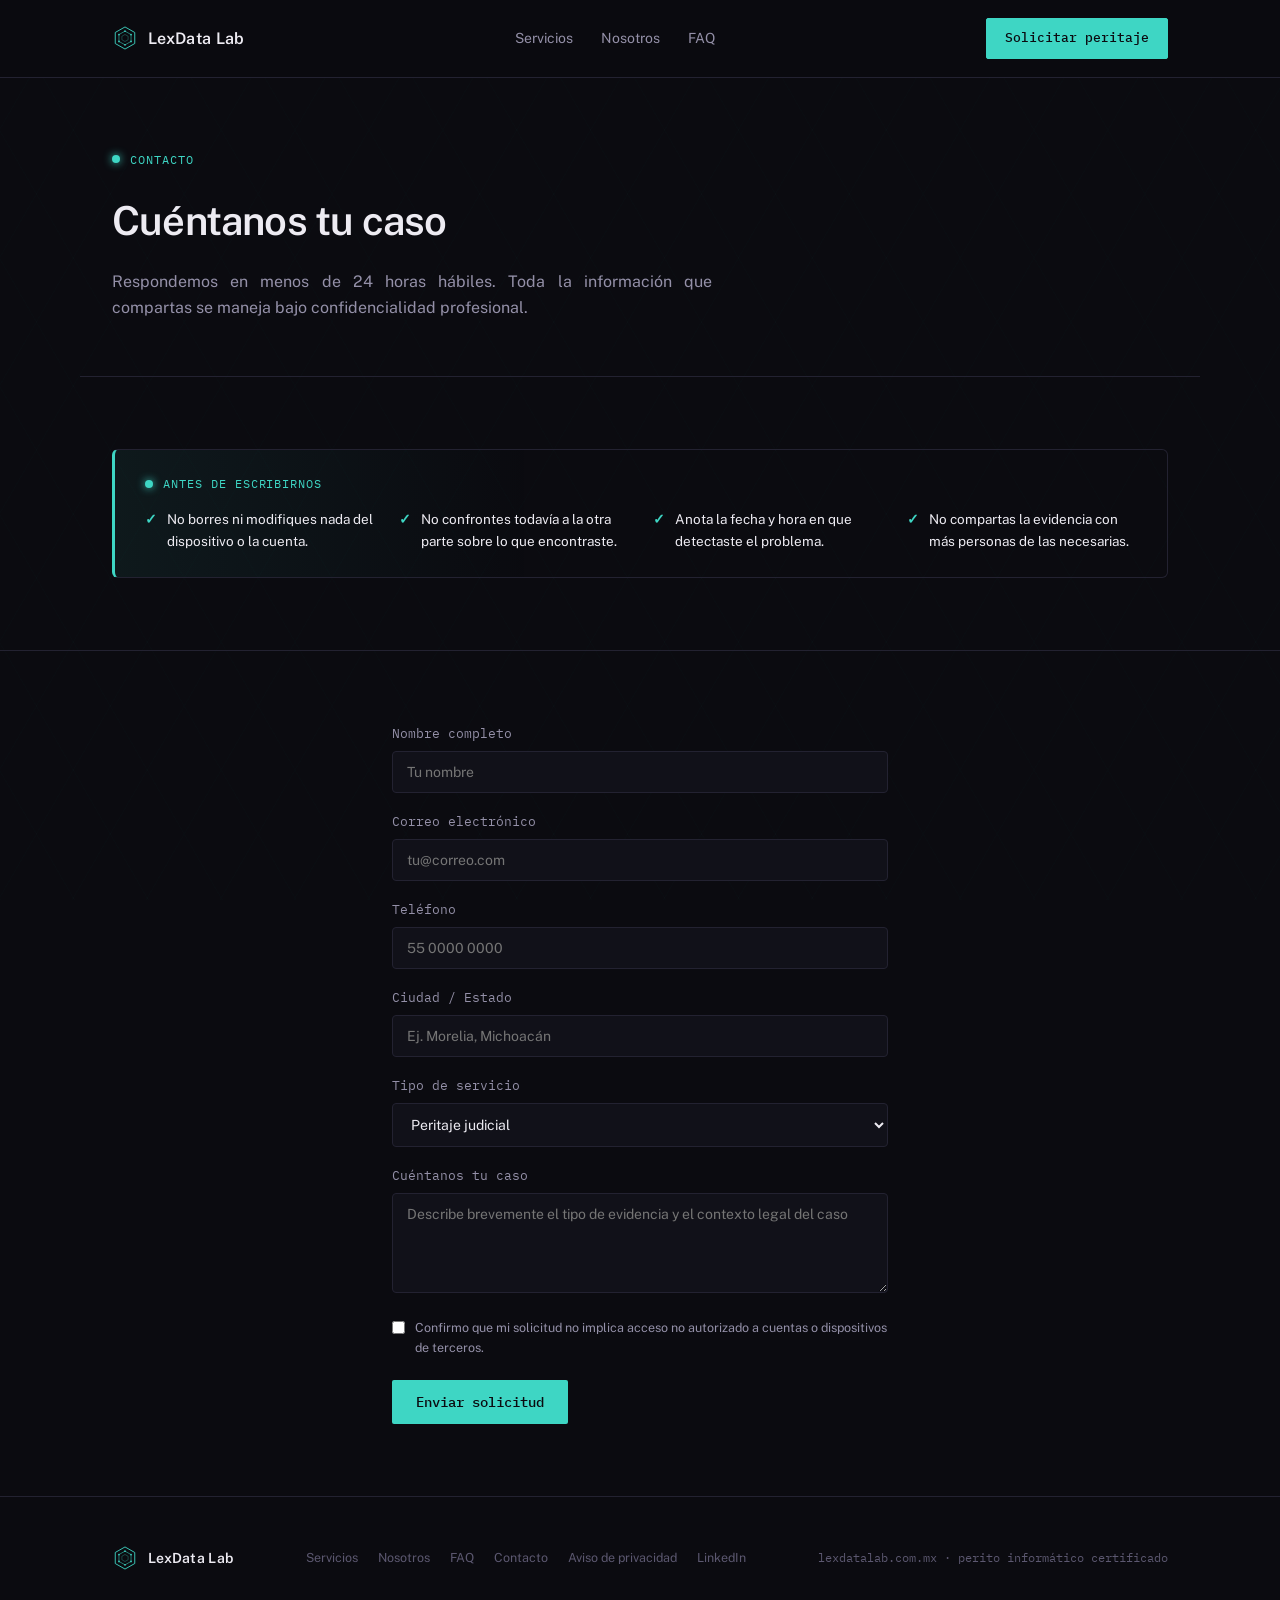
<file: contacto.html>
<!DOCTYPE html>
<html lang="es">
<head>
<meta charset="UTF-8">
<meta name="viewport" content="width=device-width, initial-scale=1.0">
<title>Contacto — LexData Lab</title>
<link rel="stylesheet" href="styles.css">
<script src="script.js" defer></script>
</head>
<body>
<div class="hexfield"></div>

<header>
  <nav>
    <a href="index.html" class="brand">
      <svg viewBox="0 0 40 40" fill="none"><path d="M20 3 L35 11.5 V28.5 L20 37 L5 28.5 V11.5 Z" stroke="#3ED6C4" stroke-width="1.4"/><path d="M20 14.6 L24.8 17.3 V22.7 L20 25.4 L15.2 22.7 V17.3 Z" stroke="#3ED6C4" stroke-width="1" opacity="0.45"/><path d="M20 9.46 L29.3 14.73 L29.3 25.27 L20 30.54 L10.7 25.27 L10.7 14.73 Z" stroke="#3ED6C4" stroke-width="1" opacity="0.85"/><circle cx="20" cy="9.46" r="1.3" fill="#3ED6C4"/><circle cx="29.3" cy="14.73" r="1.3" fill="#3ED6C4"/><circle cx="29.3" cy="25.27" r="1.3" fill="#3ED6C4"/><circle cx="20" cy="30.54" r="1.3" fill="#3ED6C4"/><circle cx="10.7" cy="25.27" r="1.3" fill="#3ED6C4"/><circle cx="10.7" cy="14.73" r="1.3" fill="#3ED6C4"/></svg>
      LexData Lab
    </a>
    <div class="navlinks" id="navlinks">
      <a href="servicios.html">Servicios</a>
      <a href="nosotros.html">Nosotros</a>
      <a href="faq.html">FAQ</a>
    </div>
    <div class="nav-actions">
      <a href="contacto.html" class="cta-btn">Solicitar peritaje</a>
      <button class="menu-toggle" aria-label="Abrir menú" aria-expanded="false"><span></span><span></span><span></span></button>
    </div>
  </nav>
</header>

<div class="page-hero">
  <div class="eyebrow">Contacto</div>
  <h1>Cuéntanos tu caso</h1>
  <p>Respondemos en menos de 24 horas hábiles. Toda la información que compartas se maneja bajo confidencialidad profesional.</p>
</div>

<section data-reveal>
  <div class="wrap">
    <div style="border:1px solid var(--line);border-left:3px solid var(--cyan);border-radius:6px;padding:24px 30px;background:linear-gradient(90deg, rgba(62,214,196,0.07), transparent 40%);">
      <div class="eyebrow" style="margin-bottom:16px;">Antes de escribirnos</div>
      <div style="display:grid;grid-template-columns:repeat(auto-fit,minmax(230px,1fr));gap:16px 24px;font-size:13.5px;color:var(--text);">
        <div style="display:flex;gap:10px;"><span style="color:var(--cyan);font-weight:700;">✓</span><span>No borres ni modifiques nada del dispositivo o la cuenta.</span></div>
        <div style="display:flex;gap:10px;"><span style="color:var(--cyan);font-weight:700;">✓</span><span>No confrontes todavía a la otra parte sobre lo que encontraste.</span></div>
        <div style="display:flex;gap:10px;"><span style="color:var(--cyan);font-weight:700;">✓</span><span>Anota la fecha y hora en que detectaste el problema.</span></div>
        <div style="display:flex;gap:10px;"><span style="color:var(--cyan);font-weight:700;">✓</span><span>No compartas la evidencia con más personas de las necesarias.</span></div>
      </div>
    </div>
  </div>
</section>

<section data-reveal>
  <div class="wrap" style="max-width:560px;margin:0 auto;">
    <div>
      <div id="form-status" style="display:none;margin-bottom:16px;padding:14px 16px;border-radius:4px;font-size:13.5px;"></div>
      <form id="contact-form">
        <input type="hidden" name="access_key" value="3e9ca38a-91fb-48cf-9a8a-f6395f714ee8">
        <input type="hidden" name="subject" value="Nueva solicitud desde lexdatalab.com.mx">
        <input type="checkbox" name="botcheck" style="display:none;">
        <div class="form-field">
          <label>Nombre completo</label>
          <input type="text" name="name" placeholder="Tu nombre" required>
        </div>
        <div class="form-field">
          <label>Correo electrónico</label>
          <input type="email" name="email" placeholder="tu@correo.com" required>
        </div>
        <div class="form-field">
          <label>Teléfono</label>
          <input type="tel" name="phone" placeholder="55 0000 0000" pattern="[0-9\s\-\+\(\)]{7,20}" maxlength="20" inputmode="numeric" title="Ingresa un número de teléfono válido (solo dígitos, espacios o guiones, entre 7 y 20 caracteres)">
        </div>
        <div class="form-field">
          <label>Ciudad / Estado</label>
          <input type="text" name="ubicacion" placeholder="Ej. Morelia, Michoacán" required>
        </div>
        <div class="form-field">
          <label>Tipo de servicio</label>
          <select id="tipo-servicio" name="tipo_de_servicio">
            <option>Peritaje judicial</option>
            <option>Auditoría empresarial</option>
            <option>Análisis de incidente</option>
            <option>OmniPC</option>
            <option>LexData Academy</option>
            <option>Otro</option>
          </select>
        </div>
        <div class="form-field">
          <label>Cuéntanos tu caso</label>
          <textarea id="detalle-caso" name="mensaje" placeholder="Describe brevemente el tipo de evidencia y el contexto legal del caso" required></textarea>
        </div>
        <div class="checkbox-field">
          <input type="checkbox" id="disclaimer" required>
          <label for="disclaimer">Confirmo que mi solicitud no implica acceso no autorizado a cuentas o dispositivos de terceros.</label>
        </div>
        <button type="submit" class="btn-primary" style="border:none;cursor:pointer;">Enviar solicitud</button>
      </form>
    </div>
  </div>
</section>

<script>
  // Preselecciona el tipo de servicio y sugiere el detalle si se llega desde una tarjeta de servicios.html
  (function(){
    const params = new URLSearchParams(window.location.search);
    const tipo = params.get('tipo');
    const detalle = params.get('detalle');
    if (tipo) {
      const select = document.getElementById('tipo-servicio');
      if (select) {
        [...select.options].forEach(opt => { if (opt.value === tipo) select.value = tipo; });
      }
    }
    if (detalle) {
      const textarea = document.getElementById('detalle-caso');
      if (textarea) {
        textarea.placeholder = `Cuéntanos los detalles de tu caso de "${detalle}"...`;
      }
    }
  })();

  // Envío real del formulario vía Web3Forms
  (function(){
    const form = document.getElementById('contact-form');
    const status = document.getElementById('form-status');
    if (!form || !status) return;

    function showStatus(message, ok) {
      status.style.display = 'block';
      status.textContent = message;
      status.style.background = ok ? 'rgba(62,214,196,0.1)' : 'rgba(216,90,48,0.12)';
      status.style.border = '1px solid ' + (ok ? 'var(--cyan)' : 'var(--terracotta)');
      status.style.color = ok ? 'var(--cyan)' : 'var(--terracotta)';
      status.scrollIntoView({ behavior: 'smooth', block: 'nearest' });
    }

    form.addEventListener('submit', async (e) => {
      e.preventDefault();
      const btn = form.querySelector('button[type="submit"]');
      const originalText = btn.textContent;
      btn.textContent = 'Enviando...';
      btn.disabled = true;

      try {
        const formData = new FormData(form);
        const response = await fetch('https://api.web3forms.com/submit', {
          method: 'POST',
          headers: { 'Accept': 'application/json' },
          body: formData,
        });
        const result = await response.json();
        if (result.success) {
          showStatus('Tu solicitud fue enviada. Te responderemos en 24-48 horas hábiles.', true);
          form.reset();
        } else {
          showStatus('No se pudo enviar. Intenta de nuevo o escríbenos directamente.', false);
        }
      } catch (err) {
        showStatus('No se pudo enviar. Revisa tu conexión e intenta de nuevo.', false);
      } finally {
        btn.textContent = originalText;
        btn.disabled = false;
      }
    });
  })();
</script>

<footer>
  <div class="wrap footer-row">
    <a href="index.html" class="brand">
      <svg viewBox="0 0 40 40" fill="none"><path d="M20 3 L35 11.5 V28.5 L20 37 L5 28.5 V11.5 Z" stroke="#3ED6C4" stroke-width="1.4"/><path d="M20 14.6 L24.8 17.3 V22.7 L20 25.4 L15.2 22.7 V17.3 Z" stroke="#3ED6C4" stroke-width="1" opacity="0.45"/><path d="M20 9.46 L29.3 14.73 L29.3 25.27 L20 30.54 L10.7 25.27 L10.7 14.73 Z" stroke="#3ED6C4" stroke-width="1" opacity="0.85"/><circle cx="20" cy="9.46" r="1.3" fill="#3ED6C4"/><circle cx="29.3" cy="14.73" r="1.3" fill="#3ED6C4"/><circle cx="29.3" cy="25.27" r="1.3" fill="#3ED6C4"/><circle cx="20" cy="30.54" r="1.3" fill="#3ED6C4"/><circle cx="10.7" cy="25.27" r="1.3" fill="#3ED6C4"/><circle cx="10.7" cy="14.73" r="1.3" fill="#3ED6C4"/></svg>
      LexData Lab
    </a>
    <div class="footer-links">
      <a href="servicios.html">Servicios</a>
      <a href="nosotros.html">Nosotros</a>
      <a href="faq.html">FAQ</a>
      <a href="contacto.html">Contacto</a>
      <a href="aviso-privacidad.html">Aviso de privacidad</a>
      <a href="https://www.linkedin.com/company/lexdata-lab" target="_blank" rel="noopener">LinkedIn</a>
    </div>
    <div class="meta">lexdatalab.com.mx · perito informático certificado</div>
  </div>
</footer>
</body>
</html>
</file>
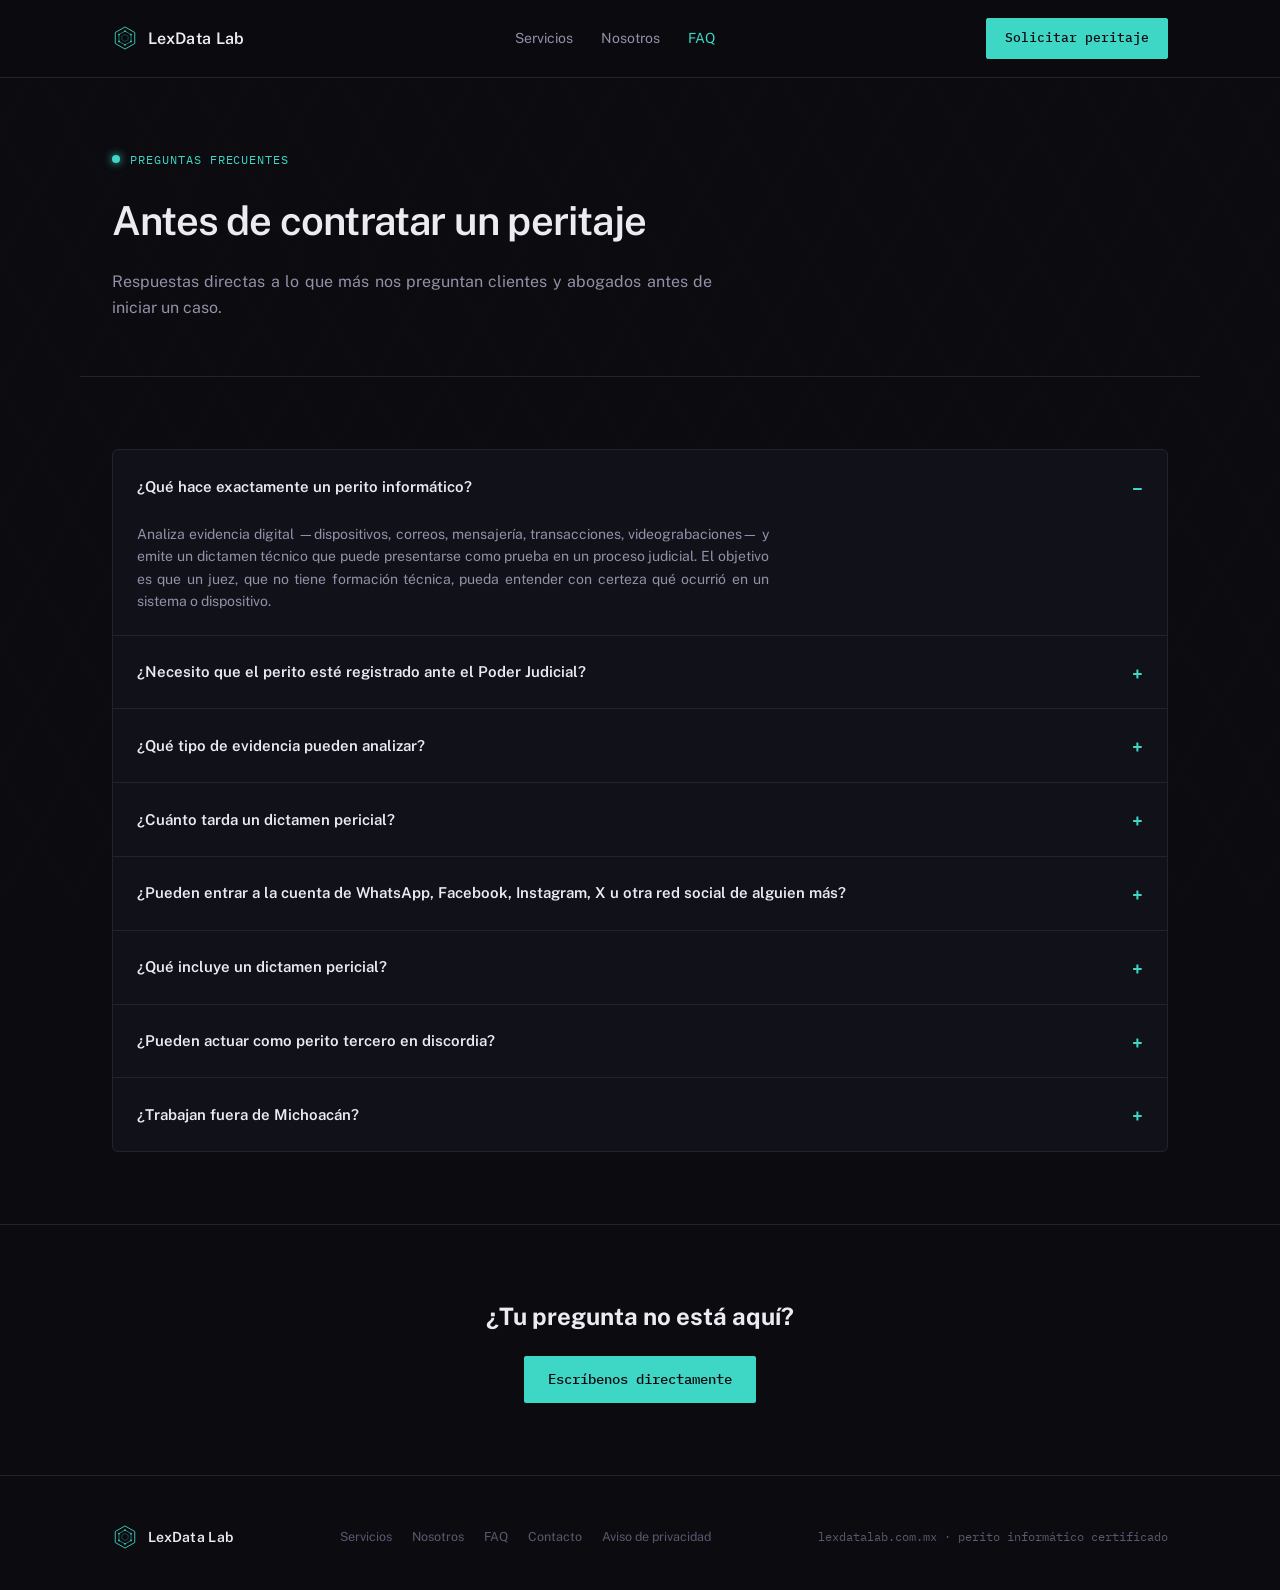
<file: faq.html>
<!DOCTYPE html>
<html lang="es">
<head>
<meta charset="UTF-8">
<meta name="viewport" content="width=device-width, initial-scale=1.0">
<title>Preguntas frecuentes — LexData Lab</title>
<link rel="stylesheet" href="styles.css">
<script src="script.js" defer></script>
</head>
<body>
<div class="hexfield"></div>

<header>
  <nav>
    <a href="index.html" class="brand">
      <svg viewBox="0 0 40 40" fill="none"><path d="M20 3 L35 11.5 V28.5 L20 37 L5 28.5 V11.5 Z" stroke="#3ED6C4" stroke-width="1.4"/><path d="M20 14.6 L24.8 17.3 V22.7 L20 25.4 L15.2 22.7 V17.3 Z" stroke="#3ED6C4" stroke-width="1" opacity="0.45"/><path d="M20 9.46 L29.3 14.73 L29.3 25.27 L20 30.54 L10.7 25.27 L10.7 14.73 Z" stroke="#3ED6C4" stroke-width="1" opacity="0.85"/><circle cx="20" cy="9.46" r="1.3" fill="#3ED6C4"/><circle cx="29.3" cy="14.73" r="1.3" fill="#3ED6C4"/><circle cx="29.3" cy="25.27" r="1.3" fill="#3ED6C4"/><circle cx="20" cy="30.54" r="1.3" fill="#3ED6C4"/><circle cx="10.7" cy="25.27" r="1.3" fill="#3ED6C4"/><circle cx="10.7" cy="14.73" r="1.3" fill="#3ED6C4"/></svg>
      LexData Lab
    </a>
    <div class="navlinks" id="navlinks">
      <a href="servicios.html">Servicios</a>
      <a href="nosotros.html">Nosotros</a>
      <a href="faq.html" class="active">FAQ</a>
    </div>
    <div class="nav-actions">
      <a href="contacto.html" class="cta-btn">Solicitar peritaje</a>
      <button class="menu-toggle" aria-label="Abrir menú" aria-expanded="false"><span></span><span></span><span></span></button>
    </div>
  </nav>
</header>

<div class="page-hero">
  <div class="eyebrow">Preguntas frecuentes</div>
  <h1>Antes de contratar un peritaje</h1>
  <p>Respuestas directas a lo que más nos preguntan clientes y abogados antes de iniciar un caso.</p>
</div>

<section data-reveal>
  <div class="wrap">
    <div class="faq-list">
      <details open>
        <summary>¿Qué hace exactamente un perito informático?</summary>
        <p>Analiza evidencia digital —dispositivos, correos, mensajería, transacciones, videograbaciones— y emite un dictamen técnico que puede presentarse como prueba en un proceso judicial. El objetivo es que un juez, que no tiene formación técnica, pueda entender con certeza qué ocurrió en un sistema o dispositivo.</p>
      </details>
      <details>
        <summary>¿Necesito que el perito esté registrado ante el Poder Judicial?</summary>
        <p>No siempre. Un perito de parte —contratado directamente por ti o tu abogado— puede intervenir en la mayoría de los procesos acreditando su cédula profesional y experiencia en la materia, sin necesidad de estar en una lista oficial. El registro oficial aplica sobre todo cuando el juzgado designa un perito de forma directa.</p>
      </details>
      <details>
        <summary>¿Qué tipo de evidencia pueden analizar?</summary>
        <p>Dispositivos móviles, computadoras, correo electrónico, mensajería (WhatsApp y similares), transferencias y estados de cuenta bancarios, videograbaciones y publicaciones en redes sociales, siempre que la evidencia haya sido obtenida de forma legal por el cliente o por orden judicial.</p>
      </details>
      <details>
        <summary>¿Cuánto tarda un dictamen pericial?</summary>
        <p>Depende de dos tiempos distintos, y es importante no confundirlos:</p>
        <p><strong>Contacto y diagnóstico:</strong> confirmamos si tu caso es viable y qué evidencia se necesita en un plazo de <span class="mono" style="color:var(--cyan);">24 a 48</span> horas hábiles — esto sí lo controlamos nosotros.</p>
        <p><strong>Entrega del dictamen:</strong> si actúas como perito de parte, el plazo se acuerda directamente contigo según la complejidad del caso. Si eres designado por el juzgado, el plazo lo fija el código procesal aplicable y el propio tribunal —no el perito—; por ejemplo, en materia civil de la Ciudad de México el perito debe rendir su dictamen dentro de los 10 días siguientes a aceptar el cargo (5 días si es juicio sumario), pero este término varía según el fuero, la entidad y el tipo de juicio. No prometemos un número universal porque no seríamos honestos si lo hiciéramos: te confirmamos el plazo aplicable a tu caso específico desde el primer contacto.</p>
      </details>
      <details>
        <summary>¿Pueden entrar a la cuenta de WhatsApp, Facebook, Instagram, X u otra red social de alguien más?</summary>
        <p><strong>No.</strong> No realizamos acceso no autorizado a cuentas, correos, dispositivos o sistemas de terceros —ni "hackeo", ni "recuperación" de cuentas ajenas, ni monitoreo encubierto de pareja, familiares o empleados— bajo ninguna circunstancia ni pago. El acceso ilícito a sistemas y equipos de informática está tipificado como delito en México (Código Penal Federal, art. 211 bis). Nuestro trabajo es distinto: analizamos evidencia digital que tú ya posees de forma legal —tus propios chats, correos o cuentas, o evidencia obtenida por orden judicial— y certificamos su autenticidad para un proceso legal.</p>
      </details>
      <details>
        <summary>¿Qué incluye un dictamen pericial?</summary>
        <p>Identificación del perito y su cédula profesional, descripción de los elementos periciales recibidos, metodología y herramientas utilizadas, hallazgos técnicos detallados, respuesta a cada punto pericial planteado, conclusiones fundamentadas, y anexos técnicos (imágenes forenses, reportes de herramientas, capturas documentadas).</p>
      </details>
      <details>
        <summary>¿Pueden actuar como perito tercero en discordia?</summary>
        <p>Sí. Cuando los dictámenes del perito de una parte y de la otra resultan contradictorios, el juzgador puede designar un perito tercero en discordia para emitir una opinión técnica imparcial que resuelva la controversia entre ambos.</p>
      </details>
      <details>
        <summary>¿Trabajan fuera de Michoacán?</summary>
        <p>Sí. La cobertura es nacional: la consulta inicial, el seguimiento del caso y la comparecencia en audiencias que lo permitan se realizan por videoconferencia. Cuando el caso requiere análisis físico de un dispositivo, se recibe mediante envío documentado con cadena de custodia.</p>
      </details>
    </div>
  </div>
</section>

<section style="text-align:center;" data-reveal>
  <div class="wrap">
    <h2 style="font-size:24px;margin-bottom:20px;">¿Tu pregunta no está aquí?</h2>
    <a href="contacto.html" class="btn-primary">Escríbenos directamente</a>
  </div>
</section>

<footer>
  <div class="wrap footer-row">
    <a href="index.html" class="brand">
      <svg viewBox="0 0 40 40" fill="none"><path d="M20 3 L35 11.5 V28.5 L20 37 L5 28.5 V11.5 Z" stroke="#3ED6C4" stroke-width="1.4"/><path d="M20 14.6 L24.8 17.3 V22.7 L20 25.4 L15.2 22.7 V17.3 Z" stroke="#3ED6C4" stroke-width="1" opacity="0.45"/><path d="M20 9.46 L29.3 14.73 L29.3 25.27 L20 30.54 L10.7 25.27 L10.7 14.73 Z" stroke="#3ED6C4" stroke-width="1" opacity="0.85"/><circle cx="20" cy="9.46" r="1.3" fill="#3ED6C4"/><circle cx="29.3" cy="14.73" r="1.3" fill="#3ED6C4"/><circle cx="29.3" cy="25.27" r="1.3" fill="#3ED6C4"/><circle cx="20" cy="30.54" r="1.3" fill="#3ED6C4"/><circle cx="10.7" cy="25.27" r="1.3" fill="#3ED6C4"/><circle cx="10.7" cy="14.73" r="1.3" fill="#3ED6C4"/></svg>
      LexData Lab
    </a>
    <div class="footer-links">
      <a href="servicios.html">Servicios</a>
      <a href="nosotros.html">Nosotros</a>
      <a href="faq.html">FAQ</a>
      <a href="contacto.html">Contacto</a>
      <a href="aviso-privacidad.html">Aviso de privacidad</a>
    </div>
    <div class="meta">lexdatalab.com.mx · perito informático certificado</div>
  </div>
</footer>
</body>
</html>
</file>
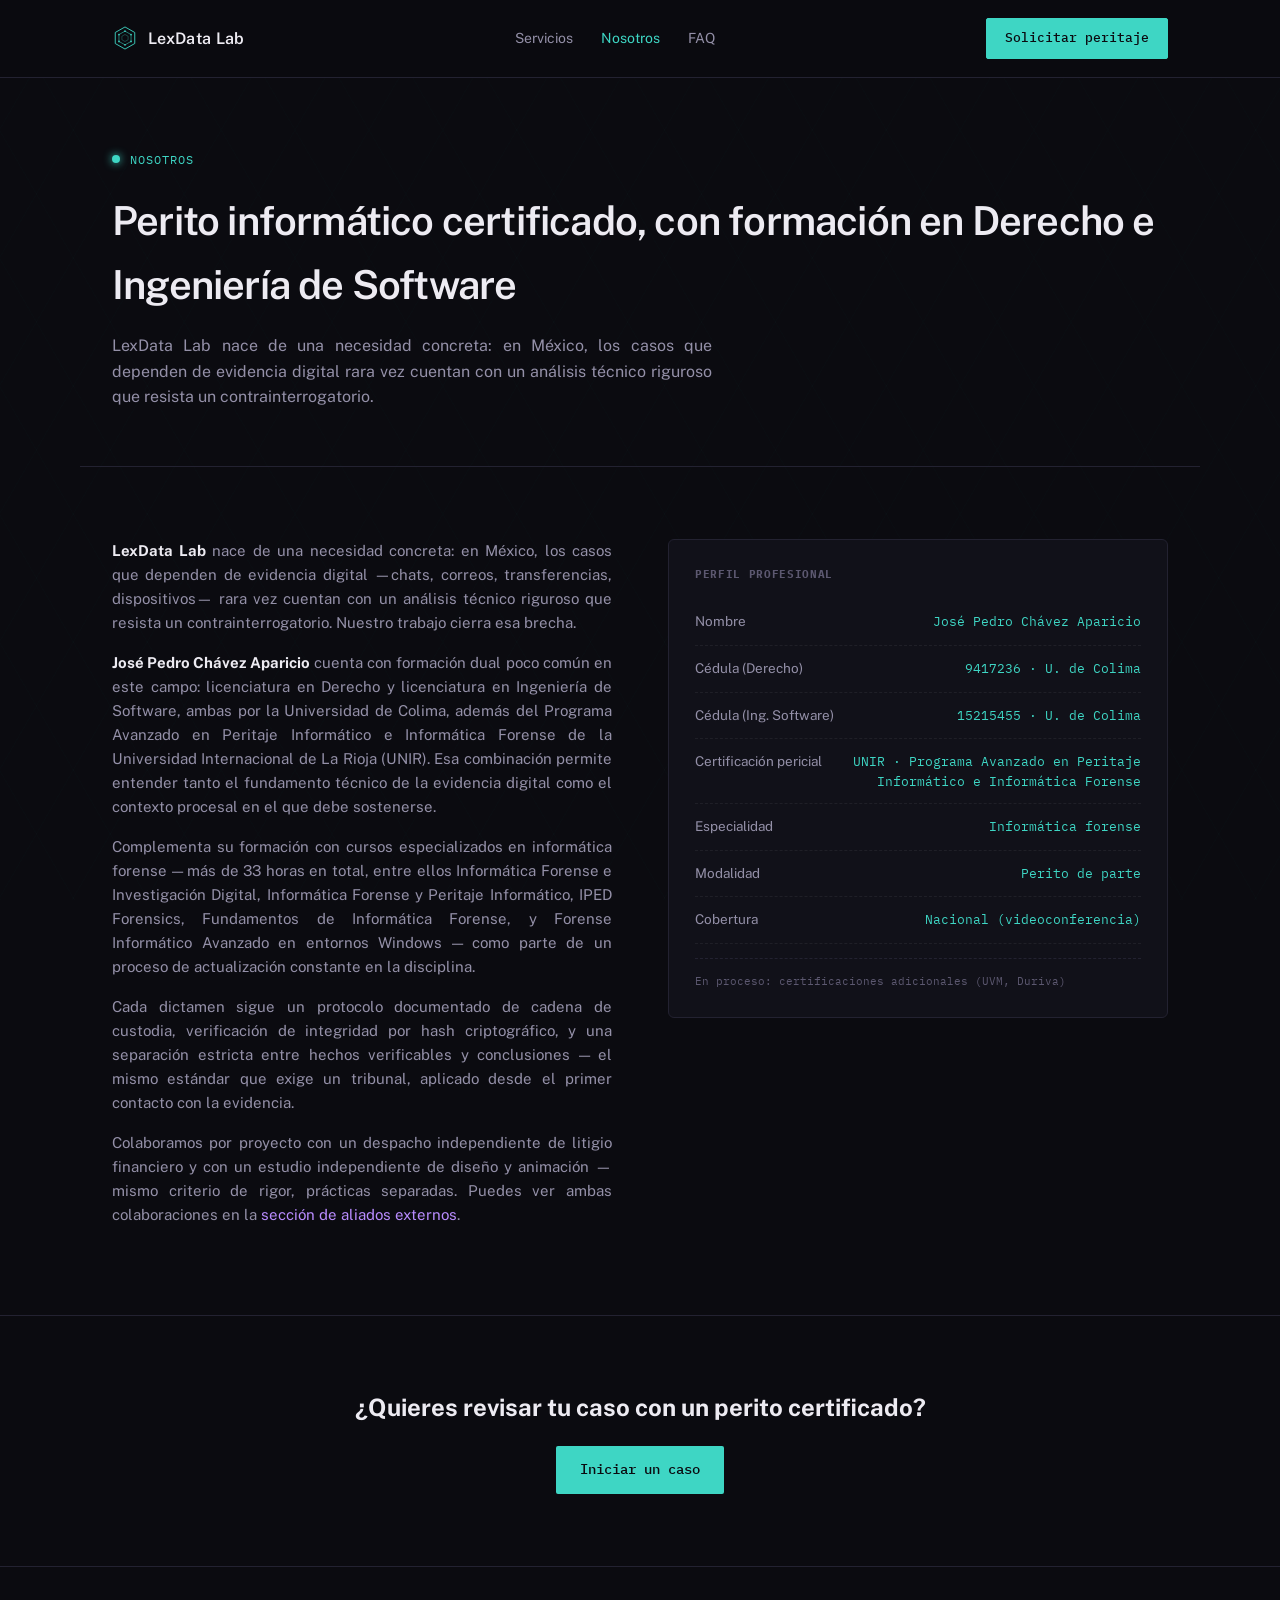
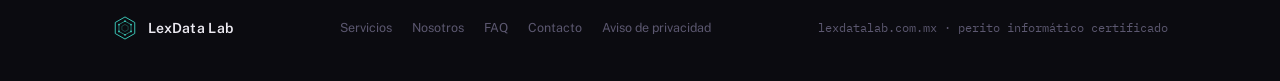
<file: nosotros.html>
<!DOCTYPE html>
<html lang="es">
<head>
<meta charset="UTF-8">
<meta name="viewport" content="width=device-width, initial-scale=1.0">
<title>Nosotros — LexData Lab</title>
<link rel="stylesheet" href="styles.css">
<script src="script.js" defer></script>
</head>
<body>
<div class="hexfield"></div>

<header>
  <nav>
    <a href="index.html" class="brand">
      <svg viewBox="0 0 40 40" fill="none"><path d="M20 3 L35 11.5 V28.5 L20 37 L5 28.5 V11.5 Z" stroke="#3ED6C4" stroke-width="1.4"/><path d="M20 14.6 L24.8 17.3 V22.7 L20 25.4 L15.2 22.7 V17.3 Z" stroke="#3ED6C4" stroke-width="1" opacity="0.45"/><path d="M20 9.46 L29.3 14.73 L29.3 25.27 L20 30.54 L10.7 25.27 L10.7 14.73 Z" stroke="#3ED6C4" stroke-width="1" opacity="0.85"/><circle cx="20" cy="9.46" r="1.3" fill="#3ED6C4"/><circle cx="29.3" cy="14.73" r="1.3" fill="#3ED6C4"/><circle cx="29.3" cy="25.27" r="1.3" fill="#3ED6C4"/><circle cx="20" cy="30.54" r="1.3" fill="#3ED6C4"/><circle cx="10.7" cy="25.27" r="1.3" fill="#3ED6C4"/><circle cx="10.7" cy="14.73" r="1.3" fill="#3ED6C4"/></svg>
      LexData Lab
    </a>
    <div class="navlinks" id="navlinks">
      <a href="servicios.html">Servicios</a>
      <a href="nosotros.html" class="active">Nosotros</a>
      <a href="faq.html">FAQ</a>
    </div>
    <div class="nav-actions">
      <a href="contacto.html" class="cta-btn">Solicitar peritaje</a>
      <button class="menu-toggle" aria-label="Abrir menú" aria-expanded="false"><span></span><span></span><span></span></button>
    </div>
  </nav>
</header>

<div class="page-hero">
  <div class="eyebrow">Nosotros</div>
  <h1>Perito informático certificado, con formación en Derecho e Ingeniería de Software</h1>
  <p>LexData Lab nace de una necesidad concreta: en México, los casos que dependen de evidencia digital rara vez cuentan con un análisis técnico riguroso que resista un contrainterrogatorio.</p>
</div>

<section data-reveal>
  <div class="wrap about-grid">
    <div>
      <p><strong>LexData Lab</strong> nace de una necesidad concreta: en México, los casos que dependen de evidencia digital —chats, correos, transferencias, dispositivos— rara vez cuentan con un análisis técnico riguroso que resista un contrainterrogatorio. Nuestro trabajo cierra esa brecha.</p>
      <p><strong>José Pedro Chávez Aparicio</strong> cuenta con formación dual poco común en este campo: licenciatura en Derecho y licenciatura en Ingeniería de Software, ambas por la Universidad de Colima, además del Programa Avanzado en Peritaje Informático e Informática Forense de la Universidad Internacional de La Rioja (UNIR). Esa combinación permite entender tanto el fundamento técnico de la evidencia digital como el contexto procesal en el que debe sostenerse.</p>
      <p>Complementa su formación con cursos especializados en informática forense — más de 33 horas en total, entre ellos Informática Forense e Investigación Digital, Informática Forense y Peritaje Informático, IPED Forensics, Fundamentos de Informática Forense, y Forense Informático Avanzado en entornos Windows — como parte de un proceso de actualización constante en la disciplina.</p>
      <p>Cada dictamen sigue un protocolo documentado de cadena de custodia, verificación de integridad por hash criptográfico, y una separación estricta entre hechos verificables y conclusiones — el mismo estándar que exige un tribunal, aplicado desde el primer contacto con la evidencia.</p>
      <p>Colaboramos por proyecto con un despacho independiente de litigio financiero y con un estudio independiente de diseño y animación — mismo criterio de rigor, prácticas separadas. Puedes ver ambas colaboraciones en la <a href="index.html#colaboraciones" style="color:var(--violet);">sección de aliados externos</a>.</p>
    </div>
    <div class="credentials">
      <h4>Perfil profesional</h4>
      <div class="credential-row"><span>Nombre</span><span class="val">José Pedro Chávez Aparicio</span></div>
      <div class="credential-row"><span>Cédula (Derecho)</span><span class="val">9417236 · U. de Colima</span></div>
      <div class="credential-row"><span>Cédula (Ing. Software)</span><span class="val">15215455 · U. de Colima</span></div>
      <div class="credential-row"><span>Certificación pericial</span><span class="val">UNIR · Programa Avanzado en Peritaje Informático e Informática Forense</span></div>
      <div class="credential-row"><span>Especialidad</span><span class="val">Informática forense</span></div>
      <div class="credential-row"><span>Modalidad</span><span class="val">Perito de parte</span></div>
      <div class="credential-row"><span>Cobertura</span><span class="val">Nacional (videoconferencia)</span></div>
      <div class="mono" style="font-size:11px;color:var(--text-faint);margin-top:14px;padding-top:14px;border-top:1px dashed var(--line);">En proceso: certificaciones adicionales (UVM, Duriva)</div>
    </div>
  </div>
</section>

<section style="text-align:center;" data-reveal>
  <div class="wrap">
    <h2 style="font-size:24px;margin-bottom:20px;">¿Quieres revisar tu caso con un perito certificado?</h2>
    <a href="contacto.html" class="btn-primary">Iniciar un caso</a>
  </div>
</section>

<footer>
  <div class="wrap footer-row">
    <a href="index.html" class="brand">
      <svg viewBox="0 0 40 40" fill="none"><path d="M20 3 L35 11.5 V28.5 L20 37 L5 28.5 V11.5 Z" stroke="#3ED6C4" stroke-width="1.4"/><path d="M20 14.6 L24.8 17.3 V22.7 L20 25.4 L15.2 22.7 V17.3 Z" stroke="#3ED6C4" stroke-width="1" opacity="0.45"/><path d="M20 9.46 L29.3 14.73 L29.3 25.27 L20 30.54 L10.7 25.27 L10.7 14.73 Z" stroke="#3ED6C4" stroke-width="1" opacity="0.85"/><circle cx="20" cy="9.46" r="1.3" fill="#3ED6C4"/><circle cx="29.3" cy="14.73" r="1.3" fill="#3ED6C4"/><circle cx="29.3" cy="25.27" r="1.3" fill="#3ED6C4"/><circle cx="20" cy="30.54" r="1.3" fill="#3ED6C4"/><circle cx="10.7" cy="25.27" r="1.3" fill="#3ED6C4"/><circle cx="10.7" cy="14.73" r="1.3" fill="#3ED6C4"/></svg>
      LexData Lab
    </a>
    <div class="footer-links">
      <a href="servicios.html">Servicios</a>
      <a href="nosotros.html">Nosotros</a>
      <a href="faq.html">FAQ</a>
      <a href="contacto.html">Contacto</a>
      <a href="aviso-privacidad.html">Aviso de privacidad</a>
    </div>
    <div class="meta">lexdatalab.com.mx · perito informático certificado</div>
  </div>
</footer>
</body>
</html>
</file>
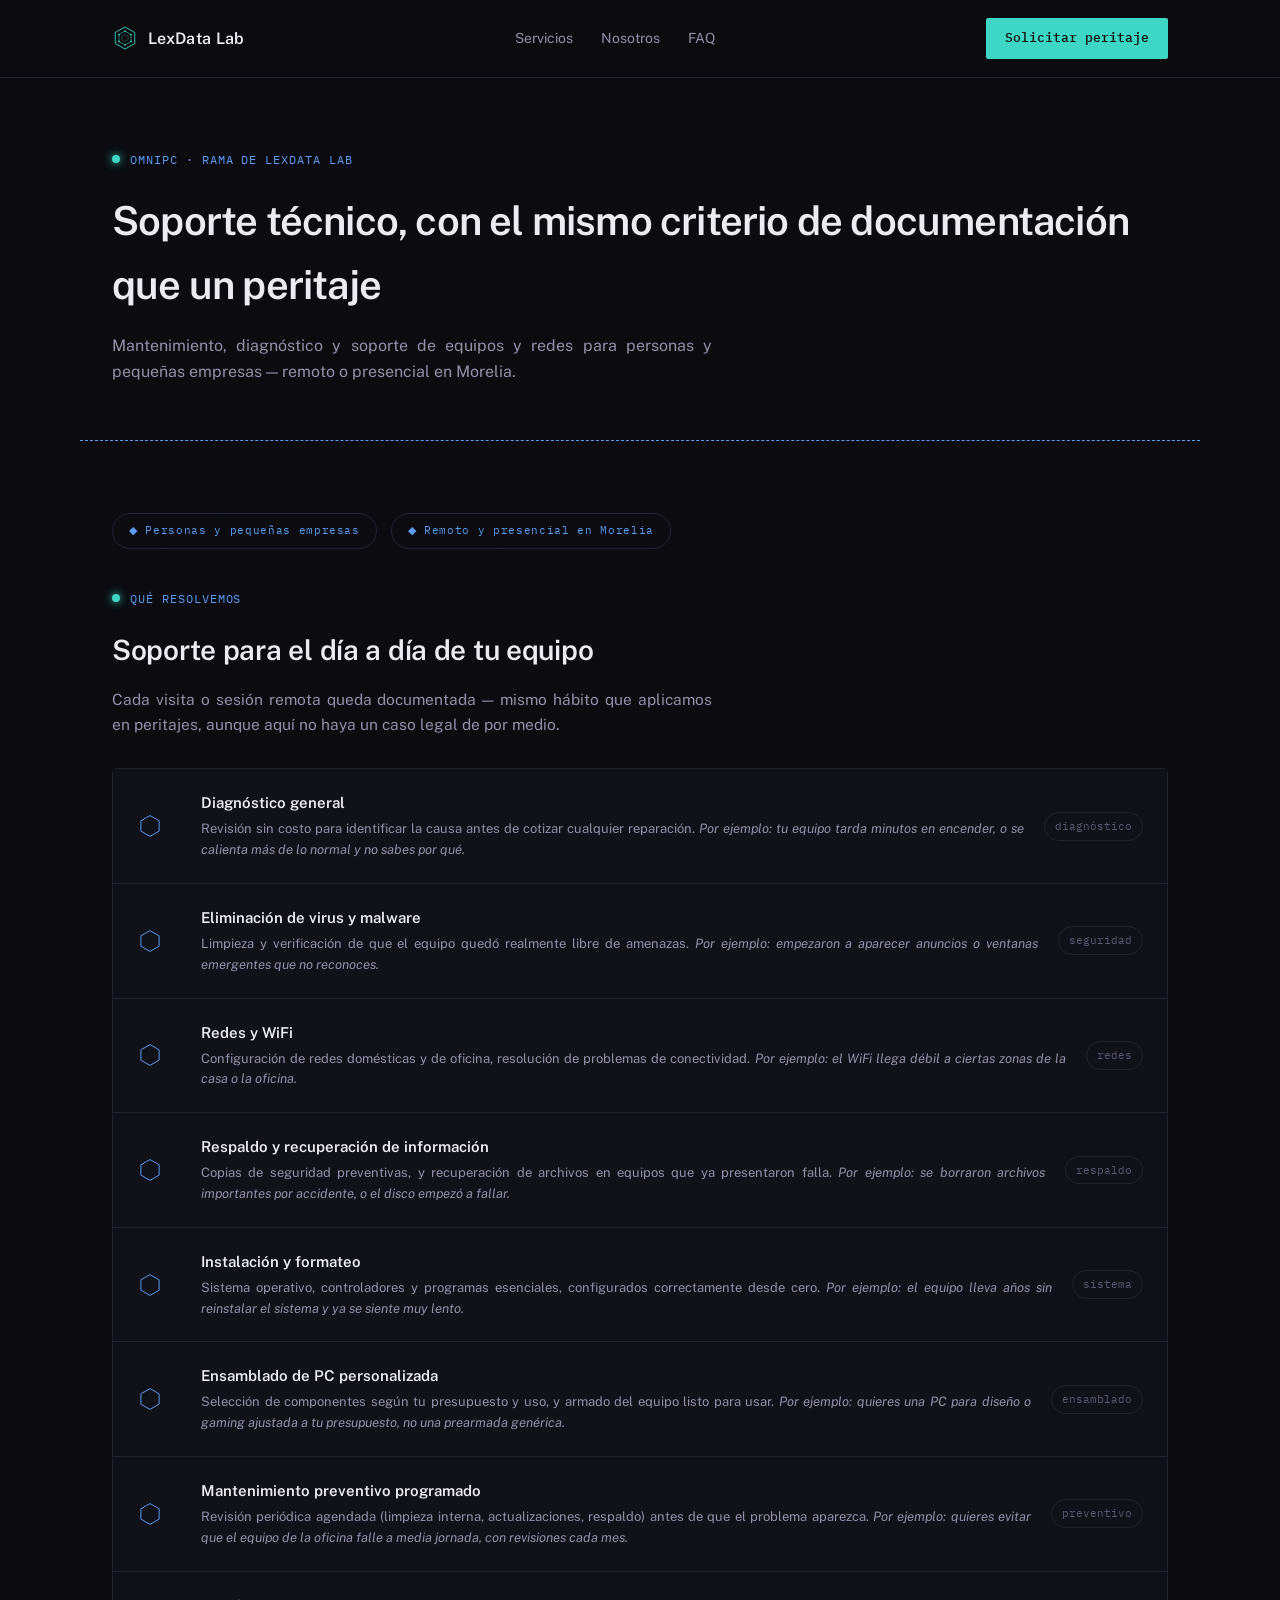
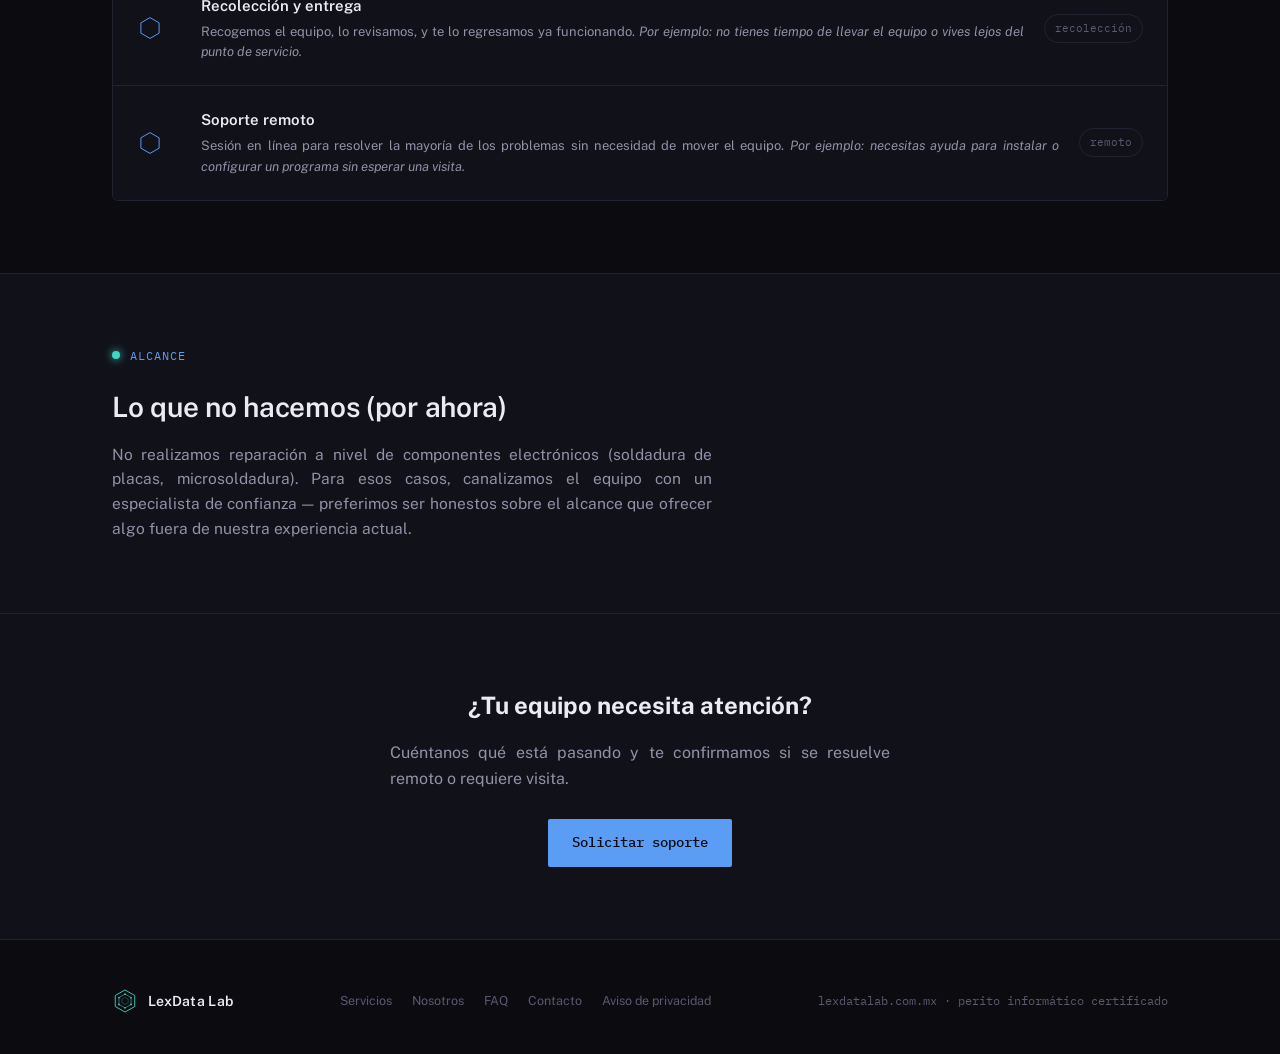
<file: omnipc.html>
<!DOCTYPE html>
<html lang="es">
<head>
<meta charset="UTF-8">
<meta name="viewport" content="width=device-width, initial-scale=1.0">
<title>OmniPC — Soporte técnico | LexData Lab</title>
<link rel="stylesheet" href="styles.css">
<script src="script.js" defer></script>
</head>
<body>
<div class="hexfield"></div>

<header>
  <nav>
    <a href="index.html" class="brand">
      <svg viewBox="0 0 40 40" fill="none"><path d="M20 3 L35 11.5 V28.5 L20 37 L5 28.5 V11.5 Z" stroke="#3ED6C4" stroke-width="1.4"/><path d="M20 14.6 L24.8 17.3 V22.7 L20 25.4 L15.2 22.7 V17.3 Z" stroke="#3ED6C4" stroke-width="1" opacity="0.45"/><path d="M20 9.46 L29.3 14.73 L29.3 25.27 L20 30.54 L10.7 25.27 L10.7 14.73 Z" stroke="#3ED6C4" stroke-width="1" opacity="0.85"/><circle cx="20" cy="9.46" r="1.3" fill="#3ED6C4"/><circle cx="29.3" cy="14.73" r="1.3" fill="#3ED6C4"/><circle cx="29.3" cy="25.27" r="1.3" fill="#3ED6C4"/><circle cx="20" cy="30.54" r="1.3" fill="#3ED6C4"/><circle cx="10.7" cy="25.27" r="1.3" fill="#3ED6C4"/><circle cx="10.7" cy="14.73" r="1.3" fill="#3ED6C4"/></svg>
      LexData Lab
    </a>
    <div class="navlinks" id="navlinks">
      <a href="servicios.html">Servicios</a>
      <a href="nosotros.html">Nosotros</a>
      <a href="faq.html">FAQ</a>
    </div>
    <div class="nav-actions">
      <a href="contacto.html" class="cta-btn">Solicitar peritaje</a>
      <button class="menu-toggle" aria-label="Abrir menú" aria-expanded="false"><span></span><span></span><span></span></button>
    </div>
  </nav>
</header>

<div class="page-hero" style="border-bottom:1px dashed var(--sky);">
  <div class="eyebrow" style="color:var(--sky);">OmniPC · Rama de LexData Lab</div>
  <h1>Soporte técnico, con el mismo criterio de documentación que un peritaje</h1>
  <p>Mantenimiento, diagnóstico y soporte de equipos y redes para personas y pequeñas empresas — remoto o presencial en Morelia.</p>
</div>

<section data-reveal>
  <div class="wrap">
    <div style="display:flex;gap:14px;flex-wrap:wrap;margin-bottom:40px;">
      <div class="mono" style="border:1px solid var(--line);color:var(--sky);font-size:11px;letter-spacing:0.06em;padding:8px 16px;border-radius:20px;">◆ Personas y pequeñas empresas</div>
      <div class="mono" style="border:1px solid var(--line);color:var(--sky);font-size:11px;letter-spacing:0.06em;padding:8px 16px;border-radius:20px;">◆ Remoto y presencial en Morelia</div>
    </div>
    <div class="section-head" style="margin-bottom:32px;">
      <div class="eyebrow" style="color:var(--sky);">Qué resolvemos</div>
      <h2>Soporte para el día a día de tu equipo</h2>
      <p>Cada visita o sesión remota queda documentada — mismo hábito que aplicamos en peritajes, aunque aquí no haya un caso legal de por medio.</p>
    </div>
    <div class="subservice-list">
      <div class="subservice-row">
        <svg class="hex-icon" viewBox="0 0 40 40" fill="none"><path d="M20 4 L34 12 V28 L20 36 L6 28 V12 Z" stroke="#5B9DF5" stroke-width="1.5"/></svg>
        <div><h4>Diagnóstico general</h4><p>Revisión sin costo para identificar la causa antes de cotizar cualquier reparación. <em>Por ejemplo: tu equipo tarda minutos en encender, o se calienta más de lo normal y no sabes por qué.</em></p></div>
        <span class="tag">diagnóstico</span>
      </div>
      <div class="subservice-row">
        <svg class="hex-icon" viewBox="0 0 40 40" fill="none"><path d="M20 4 L34 12 V28 L20 36 L6 28 V12 Z" stroke="#5B9DF5" stroke-width="1.5"/></svg>
        <div><h4>Eliminación de virus y malware</h4><p>Limpieza y verificación de que el equipo quedó realmente libre de amenazas. <em>Por ejemplo: empezaron a aparecer anuncios o ventanas emergentes que no reconoces.</em></p></div>
        <span class="tag">seguridad</span>
      </div>
      <div class="subservice-row">
        <svg class="hex-icon" viewBox="0 0 40 40" fill="none"><path d="M20 4 L34 12 V28 L20 36 L6 28 V12 Z" stroke="#5B9DF5" stroke-width="1.5"/></svg>
        <div><h4>Redes y WiFi</h4><p>Configuración de redes domésticas y de oficina, resolución de problemas de conectividad. <em>Por ejemplo: el WiFi llega débil a ciertas zonas de la casa o la oficina.</em></p></div>
        <span class="tag">redes</span>
      </div>
      <div class="subservice-row">
        <svg class="hex-icon" viewBox="0 0 40 40" fill="none"><path d="M20 4 L34 12 V28 L20 36 L6 28 V12 Z" stroke="#5B9DF5" stroke-width="1.5"/></svg>
        <div><h4>Respaldo y recuperación de información</h4><p>Copias de seguridad preventivas, y recuperación de archivos en equipos que ya presentaron falla. <em>Por ejemplo: se borraron archivos importantes por accidente, o el disco empezó a fallar.</em></p></div>
        <span class="tag">respaldo</span>
      </div>
      <div class="subservice-row">
        <svg class="hex-icon" viewBox="0 0 40 40" fill="none"><path d="M20 4 L34 12 V28 L20 36 L6 28 V12 Z" stroke="#5B9DF5" stroke-width="1.5"/></svg>
        <div><h4>Instalación y formateo</h4><p>Sistema operativo, controladores y programas esenciales, configurados correctamente desde cero. <em>Por ejemplo: el equipo lleva años sin reinstalar el sistema y ya se siente muy lento.</em></p></div>
        <span class="tag">sistema</span>
      </div>
      <div class="subservice-row">
        <svg class="hex-icon" viewBox="0 0 40 40" fill="none"><path d="M20 4 L34 12 V28 L20 36 L6 28 V12 Z" stroke="#5B9DF5" stroke-width="1.5"/></svg>
        <div><h4>Ensamblado de PC personalizada</h4><p>Selección de componentes según tu presupuesto y uso, y armado del equipo listo para usar. <em>Por ejemplo: quieres una PC para diseño o gaming ajustada a tu presupuesto, no una prearmada genérica.</em></p></div>
        <span class="tag">ensamblado</span>
      </div>
      <div class="subservice-row">
        <svg class="hex-icon" viewBox="0 0 40 40" fill="none"><path d="M20 4 L34 12 V28 L20 36 L6 28 V12 Z" stroke="#5B9DF5" stroke-width="1.5"/></svg>
        <div><h4>Mantenimiento preventivo programado</h4><p>Revisión periódica agendada (limpieza interna, actualizaciones, respaldo) antes de que el problema aparezca. <em>Por ejemplo: quieres evitar que el equipo de la oficina falle a media jornada, con revisiones cada mes.</em></p></div>
        <span class="tag">preventivo</span>
      </div>
      <div class="subservice-row">
        <svg class="hex-icon" viewBox="0 0 40 40" fill="none"><path d="M20 4 L34 12 V28 L20 36 L6 28 V12 Z" stroke="#5B9DF5" stroke-width="1.5"/></svg>
        <div><h4>Recolección y entrega</h4><p>Recogemos el equipo, lo revisamos, y te lo regresamos ya funcionando. <em>Por ejemplo: no tienes tiempo de llevar el equipo o vives lejos del punto de servicio.</em></p></div>
        <span class="tag">recolección</span>
      </div>
      <div class="subservice-row">
        <svg class="hex-icon" viewBox="0 0 40 40" fill="none"><path d="M20 4 L34 12 V28 L20 36 L6 28 V12 Z" stroke="#5B9DF5" stroke-width="1.5"/></svg>
        <div><h4>Soporte remoto</h4><p>Sesión en línea para resolver la mayoría de los problemas sin necesidad de mover el equipo. <em>Por ejemplo: necesitas ayuda para instalar o configurar un programa sin esperar una visita.</em></p></div>
        <span class="tag">remoto</span>
      </div>
    </div>
  </div>
</section>

<section style="background:var(--bg-raised);border-top:1px solid var(--line);" data-reveal>
  <div class="wrap">
    <div class="section-head" style="margin-bottom:0;">
      <div class="eyebrow" style="color:var(--sky);">Alcance</div>
      <h2 style="margin-bottom:12px;">Lo que no hacemos (por ahora)</h2>
      <p>No realizamos reparación a nivel de componentes electrónicos (soldadura de placas, microsoldadura). Para esos casos, canalizamos el equipo con un especialista de confianza — preferimos ser honestos sobre el alcance que ofrecer algo fuera de nuestra experiencia actual.</p>
    </div>
  </div>
</section>

<section style="text-align:center;background:var(--bg-raised);border-top:1px solid var(--line);" data-reveal>
  <div class="wrap">
    <h2 style="font-size:24px;margin-bottom:16px;">¿Tu equipo necesita atención?</h2>
    <p style="color:var(--text-dim);max-width:500px;margin:0 auto 28px;">Cuéntanos qué está pasando y te confirmamos si se resuelve remoto o requiere visita.</p>
    <a href="contacto.html?tipo=OmniPC&detalle=Cu%C3%A9ntanos%20qu%C3%A9%20est%C3%A1%20pasando%20con%20tu%20equipo" class="btn-primary" style="background:var(--sky);">Solicitar soporte</a>
  </div>
</section>

<footer>
  <div class="wrap footer-row">
    <a href="index.html" class="brand">
      <svg viewBox="0 0 40 40" fill="none"><path d="M20 3 L35 11.5 V28.5 L20 37 L5 28.5 V11.5 Z" stroke="#3ED6C4" stroke-width="1.4"/><path d="M20 14.6 L24.8 17.3 V22.7 L20 25.4 L15.2 22.7 V17.3 Z" stroke="#3ED6C4" stroke-width="1" opacity="0.45"/><path d="M20 9.46 L29.3 14.73 L29.3 25.27 L20 30.54 L10.7 25.27 L10.7 14.73 Z" stroke="#3ED6C4" stroke-width="1" opacity="0.85"/><circle cx="20" cy="9.46" r="1.3" fill="#3ED6C4"/><circle cx="29.3" cy="14.73" r="1.3" fill="#3ED6C4"/><circle cx="29.3" cy="25.27" r="1.3" fill="#3ED6C4"/><circle cx="20" cy="30.54" r="1.3" fill="#3ED6C4"/><circle cx="10.7" cy="25.27" r="1.3" fill="#3ED6C4"/><circle cx="10.7" cy="14.73" r="1.3" fill="#3ED6C4"/></svg>
      LexData Lab
    </a>
    <div class="footer-links">
      <a href="servicios.html">Servicios</a>
      <a href="nosotros.html">Nosotros</a>
      <a href="faq.html">FAQ</a>
      <a href="contacto.html">Contacto</a>
      <a href="aviso-privacidad.html">Aviso de privacidad</a>
    </div>
    <div class="meta">lexdatalab.com.mx · perito informático certificado</div>
  </div>
</footer>
</body>
</html>
</file>
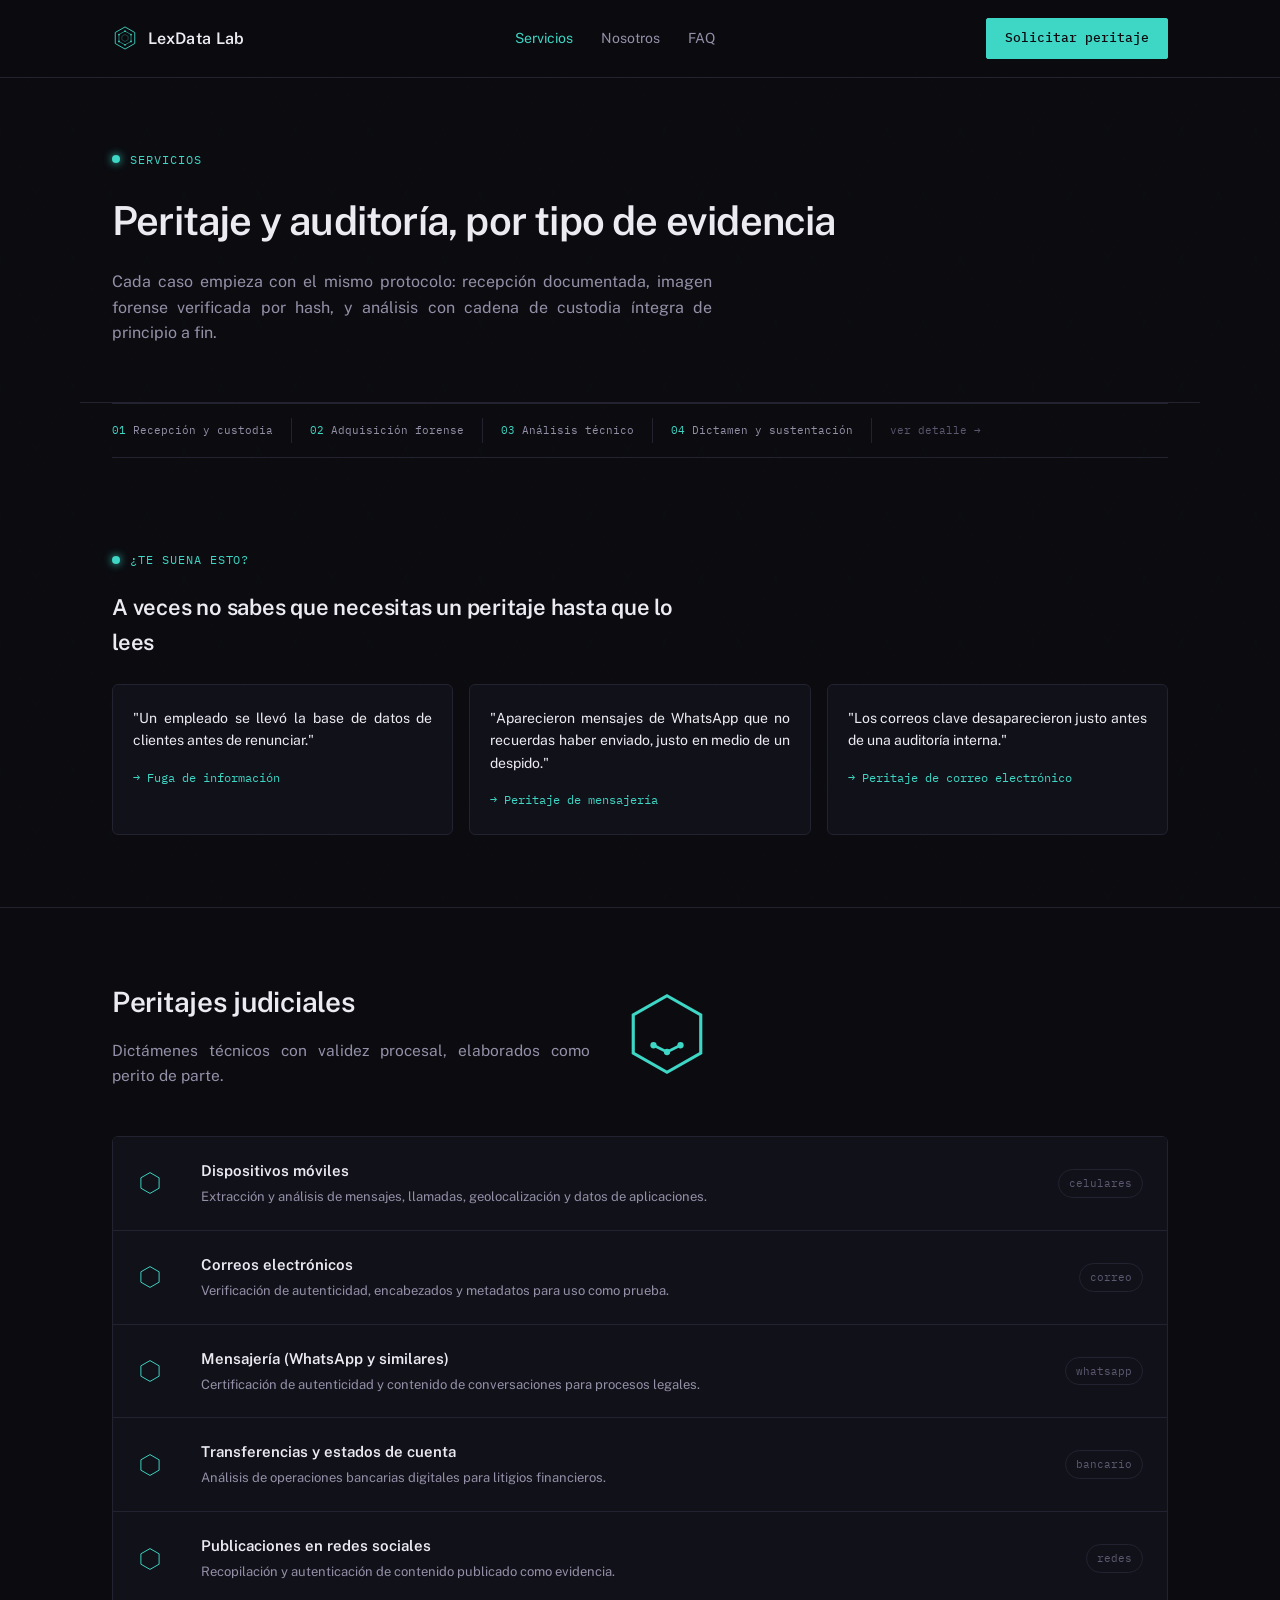
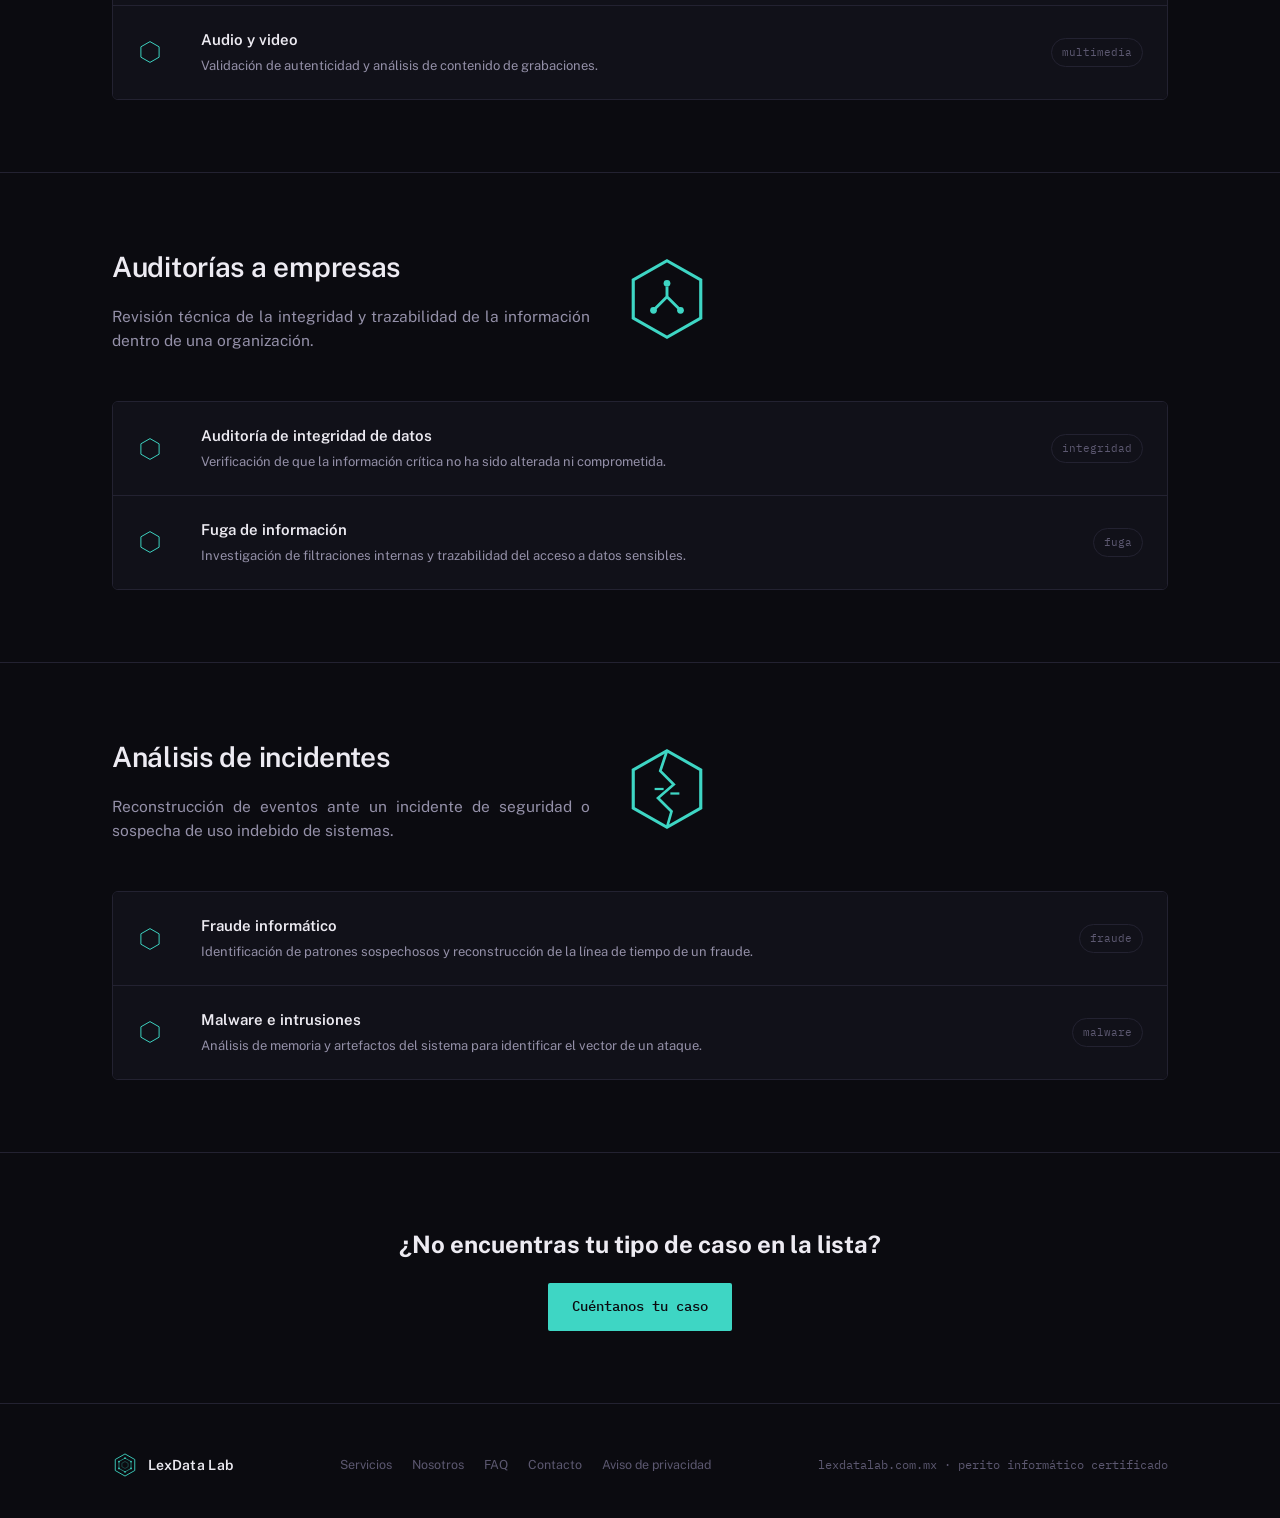
<file: servicios.html>
<!DOCTYPE html>
<html lang="es">
<head>
<meta charset="UTF-8">
<meta name="viewport" content="width=device-width, initial-scale=1.0">
<title>Servicios — LexData Lab</title>
<link rel="stylesheet" href="styles.css">
<script src="script.js" defer></script>
</head>
<body>
<div class="hexfield"></div>

<header>
  <nav>
    <a href="index.html" class="brand">
      <svg viewBox="0 0 40 40" fill="none"><path d="M20 3 L35 11.5 V28.5 L20 37 L5 28.5 V11.5 Z" stroke="#3ED6C4" stroke-width="1.4"/><path d="M20 14.6 L24.8 17.3 V22.7 L20 25.4 L15.2 22.7 V17.3 Z" stroke="#3ED6C4" stroke-width="1" opacity="0.45"/><path d="M20 9.46 L29.3 14.73 L29.3 25.27 L20 30.54 L10.7 25.27 L10.7 14.73 Z" stroke="#3ED6C4" stroke-width="1" opacity="0.85"/><circle cx="20" cy="9.46" r="1.3" fill="#3ED6C4"/><circle cx="29.3" cy="14.73" r="1.3" fill="#3ED6C4"/><circle cx="29.3" cy="25.27" r="1.3" fill="#3ED6C4"/><circle cx="20" cy="30.54" r="1.3" fill="#3ED6C4"/><circle cx="10.7" cy="25.27" r="1.3" fill="#3ED6C4"/><circle cx="10.7" cy="14.73" r="1.3" fill="#3ED6C4"/></svg>
      LexData Lab
    </a>
    <div class="navlinks" id="navlinks">
      <a href="servicios.html" class="active">Servicios</a>
      <a href="nosotros.html">Nosotros</a>
      <a href="faq.html">FAQ</a>
    </div>
    <div class="nav-actions">
      <a href="contacto.html" class="cta-btn">Solicitar peritaje</a>
      <button class="menu-toggle" aria-label="Abrir menú" aria-expanded="false"><span></span><span></span><span></span></button>
    </div>
  </nav>
</header>

<div class="page-hero">
  <div class="eyebrow">Servicios</div>
  <h1>Peritaje y auditoría, por tipo de evidencia</h1>
  <p>Cada caso empieza con el mismo protocolo: recepción documentada, imagen forense verificada por hash, y análisis con cadena de custodia íntegra de principio a fin.</p>
</div>

<div class="wrap" style="padding-bottom:20px;">
  <div id="method-strip" style="display:flex;flex-wrap:wrap;gap:0;font-family:'IBM Plex Mono',monospace;font-size:11px;color:var(--text-dim);border-top:1px solid var(--line);border-bottom:1px solid var(--line);padding:14px 0;">
    <span style="padding:4px 18px 4px 0;"><span style="color:var(--cyan);">01</span> <span class="tw-msg" data-text="Recepción y custodia"></span></span>
    <span style="padding:4px 18px;border-left:1px solid var(--line);"><span style="color:var(--cyan);">02</span> <span class="tw-msg" data-text="Adquisición forense"></span></span>
    <span style="padding:4px 18px;border-left:1px solid var(--line);"><span style="color:var(--cyan);">03</span> <span class="tw-msg" data-text="Análisis técnico"></span></span>
    <span style="padding:4px 18px;border-left:1px solid var(--line);"><span style="color:var(--cyan);">04</span> <span class="tw-msg" data-text="Dictamen y sustentación"></span></span>
    <a href="index.html#metodologia" style="padding:4px 0 4px 18px;border-left:1px solid var(--line);color:var(--text-faint);">ver detalle →</a>
  </div>
</div>

<section data-reveal>
  <div class="wrap">
    <div class="section-head" style="margin-bottom:24px;">
      <div class="eyebrow">¿Te suena esto?</div>
      <h2 style="font-size:22px;">A veces no sabes que necesitas un peritaje hasta que lo lees</h2>
    </div>
    <div style="display:grid;grid-template-columns:repeat(auto-fit,minmax(240px,1fr));gap:16px;">
      <a href="contacto.html?tipo=Auditor%C3%ADa%20empresarial&detalle=Fuga%20de%20informaci%C3%B3n" style="display:block;border:1px solid var(--line);border-radius:6px;padding:22px 20px;background:var(--bg-raised);">
        <p style="font-size:14px;color:var(--text);margin-bottom:12px;">"Un empleado se llevó la base de datos de clientes antes de renunciar."</p>
        <span class="mono" style="font-size:11.5px;color:var(--cyan);">→ Fuga de información</span>
      </a>
      <a href="contacto.html?tipo=Peritaje%20judicial&detalle=Mensajer%C3%ADa%20(WhatsApp)" style="display:block;border:1px solid var(--line);border-radius:6px;padding:22px 20px;background:var(--bg-raised);">
        <p style="font-size:14px;color:var(--text);margin-bottom:12px;">"Aparecieron mensajes de WhatsApp que no recuerdas haber enviado, justo en medio de un despido."</p>
        <span class="mono" style="font-size:11.5px;color:var(--cyan);">→ Peritaje de mensajería</span>
      </a>
      <a href="contacto.html?tipo=Peritaje%20judicial&detalle=Correos%20electr%C3%B3nicos" style="display:block;border:1px solid var(--line);border-radius:6px;padding:22px 20px;background:var(--bg-raised);">
        <p style="font-size:14px;color:var(--text);margin-bottom:12px;">"Los correos clave desaparecieron justo antes de una auditoría interna."</p>
        <span class="mono" style="font-size:11.5px;color:var(--cyan);">→ Peritaje de correo electrónico</span>
      </a>
    </div>
  </div>
</section>

<section data-reveal>
  <div class="wrap">
    <div class="section-head svc-header" style="display:flex;align-items:center;gap:32px;justify-content:space-between;">
      <div>
        <h2>Peritajes judiciales</h2>
        <p>Dictámenes técnicos con validez procesal, elaborados como perito de parte.</p>
      </div>
      <svg width="90" height="90" viewBox="0 0 90 90" fill="none" style="flex-shrink:0;">
        <g transform="scale(2.25)">
          <path d="M20 3 L35 11.5 V28.5 L20 37 L5 28.5 V11.5 Z" stroke="#3ED6C4" stroke-width="1.4"/>
          <path d="M14 25 L20 28 L26 25" stroke="#3ED6C4" stroke-width="1.2"/>
          <circle cx="14" cy="25" r="1.4" fill="#3ED6C4"/><circle cx="20" cy="28" r="1.4" fill="#3ED6C4"/><circle cx="26" cy="25" r="1.4" fill="#3ED6C4"/>
        </g>
      </svg>
    </div>
    <div class="subservice-list">
      <a href="contacto.html?tipo=Peritaje%20judicial&detalle=Dispositivos%20m%C3%B3viles" class="subservice-row">
        <svg class="hex-icon" viewBox="0 0 40 40" fill="none"><path d="M20 4 L34 12 V28 L20 36 L6 28 V12 Z" stroke="#3ED6C4" stroke-width="1.5"/></svg>
        <div><h4>Dispositivos móviles</h4><p>Extracción y análisis de mensajes, llamadas, geolocalización y datos de aplicaciones.</p></div>
        <span class="tag">celulares</span>
      </a>
      <a href="contacto.html?tipo=Peritaje%20judicial&detalle=Correos%20electr%C3%B3nicos" class="subservice-row">
        <svg class="hex-icon" viewBox="0 0 40 40" fill="none"><path d="M20 4 L34 12 V28 L20 36 L6 28 V12 Z" stroke="#3ED6C4" stroke-width="1.5"/></svg>
        <div><h4>Correos electrónicos</h4><p>Verificación de autenticidad, encabezados y metadatos para uso como prueba.</p></div>
        <span class="tag">correo</span>
      </a>
      <a href="contacto.html?tipo=Peritaje%20judicial&detalle=Mensajer%C3%ADa%20(WhatsApp)" class="subservice-row">
        <svg class="hex-icon" viewBox="0 0 40 40" fill="none"><path d="M20 4 L34 12 V28 L20 36 L6 28 V12 Z" stroke="#3ED6C4" stroke-width="1.5"/></svg>
        <div><h4>Mensajería (WhatsApp y similares)</h4><p>Certificación de autenticidad y contenido de conversaciones para procesos legales.</p></div>
        <span class="tag">whatsapp</span>
      </a>
      <a href="contacto.html?tipo=Peritaje%20judicial&detalle=Transferencias%20bancarias" class="subservice-row">
        <svg class="hex-icon" viewBox="0 0 40 40" fill="none"><path d="M20 4 L34 12 V28 L20 36 L6 28 V12 Z" stroke="#3ED6C4" stroke-width="1.5"/></svg>
        <div><h4>Transferencias y estados de cuenta</h4><p>Análisis de operaciones bancarias digitales para litigios financieros.</p></div>
        <span class="tag">bancario</span>
      </a>
      <a href="contacto.html?tipo=Peritaje%20judicial&detalle=Redes%20sociales" class="subservice-row">
        <svg class="hex-icon" viewBox="0 0 40 40" fill="none"><path d="M20 4 L34 12 V28 L20 36 L6 28 V12 Z" stroke="#3ED6C4" stroke-width="1.5"/></svg>
        <div><h4>Publicaciones en redes sociales</h4><p>Recopilación y autenticación de contenido publicado como evidencia.</p></div>
        <span class="tag">redes</span>
      </a>
      <a href="contacto.html?tipo=Peritaje%20judicial&detalle=Audio%20y%20video" class="subservice-row">
        <svg class="hex-icon" viewBox="0 0 40 40" fill="none"><path d="M20 4 L34 12 V28 L20 36 L6 28 V12 Z" stroke="#3ED6C4" stroke-width="1.5"/></svg>
        <div><h4>Audio y video</h4><p>Validación de autenticidad y análisis de contenido de grabaciones.</p></div>
        <span class="tag">multimedia</span>
      </a>
    </div>
  </div>
</section>

<section data-reveal>
  <div class="wrap">
    <div class="section-head svc-header" style="display:flex;align-items:center;gap:32px;justify-content:space-between;">
      <div>
        <h2>Auditorías a empresas</h2>
        <p>Revisión técnica de la integridad y trazabilidad de la información dentro de una organización.</p>
      </div>
      <svg width="90" height="90" viewBox="0 0 90 90" fill="none" style="flex-shrink:0;">
        <g transform="scale(2.25)">
          <path d="M20 3 L35 11.5 V28.5 L20 37 L5 28.5 V11.5 Z" stroke="#3ED6C4" stroke-width="1.4"/>
          <circle cx="20" cy="13" r="1.5" fill="#3ED6C4"/>
          <path d="M20 14.5 V19 M20 19 L14 25 M20 19 L26 25" stroke="#3ED6C4" stroke-width="1.3"/>
          <circle cx="14" cy="25" r="1.5" fill="#3ED6C4"/><circle cx="26" cy="25" r="1.5" fill="#3ED6C4"/>
        </g>
      </svg>
    </div>
    <div class="subservice-list">
      <a href="contacto.html?tipo=Auditor%C3%ADa%20empresarial&detalle=Integridad%20de%20datos" class="subservice-row">
        <svg class="hex-icon" viewBox="0 0 40 40" fill="none"><path d="M20 4 L34 12 V28 L20 36 L6 28 V12 Z" stroke="#3ED6C4" stroke-width="1.5"/></svg>
        <div><h4>Auditoría de integridad de datos</h4><p>Verificación de que la información crítica no ha sido alterada ni comprometida.</p></div>
        <span class="tag">integridad</span>
      </a>
      <a href="contacto.html?tipo=Auditor%C3%ADa%20empresarial&detalle=Fuga%20de%20informaci%C3%B3n" class="subservice-row">
        <svg class="hex-icon" viewBox="0 0 40 40" fill="none"><path d="M20 4 L34 12 V28 L20 36 L6 28 V12 Z" stroke="#3ED6C4" stroke-width="1.5"/></svg>
        <div><h4>Fuga de información</h4><p>Investigación de filtraciones internas y trazabilidad del acceso a datos sensibles.</p></div>
        <span class="tag">fuga</span>
      </a>
    </div>
  </div>
</section>

<section data-reveal>
  <div class="wrap">
    <div class="section-head svc-header" style="display:flex;align-items:center;gap:32px;justify-content:space-between;">
      <div>
        <h2>Análisis de incidentes</h2>
        <p>Reconstrucción de eventos ante un incidente de seguridad o sospecha de uso indebido de sistemas.</p>
      </div>
      <svg width="90" height="90" viewBox="0 0 90 90" fill="none" style="flex-shrink:0;">
        <g transform="scale(2.25)">
          <path d="M20 3 L35 11.5 V28.5 L20 37 L5 28.5 V11.5 Z" stroke="#3ED6C4" stroke-width="1.4"/>
          <path d="M20 3 L17 12 L23 18 L16 24 L22 30 L20 37" stroke="#3ED6C4" stroke-width="1.2"/>
          <path d="M14.5 20 L18.5 20" stroke="#3ED6C4" stroke-width="1"/>
          <path d="M21.5 22 L25.5 22" stroke="#3ED6C4" stroke-width="1"/>
        </g>
      </svg>
    </div>
    <div class="subservice-list">
      <a href="contacto.html?tipo=An%C3%A1lisis%20de%20incidente&detalle=Fraude%20inform%C3%A1tico" class="subservice-row">
        <svg class="hex-icon" viewBox="0 0 40 40" fill="none"><path d="M20 4 L34 12 V28 L20 36 L6 28 V12 Z" stroke="#3ED6C4" stroke-width="1.5"/></svg>
        <div><h4>Fraude informático</h4><p>Identificación de patrones sospechosos y reconstrucción de la línea de tiempo de un fraude.</p></div>
        <span class="tag">fraude</span>
      </a>
      <a href="contacto.html?tipo=An%C3%A1lisis%20de%20incidente&detalle=Malware%20e%20intrusiones" class="subservice-row">
        <svg class="hex-icon" viewBox="0 0 40 40" fill="none"><path d="M20 4 L34 12 V28 L20 36 L6 28 V12 Z" stroke="#3ED6C4" stroke-width="1.5"/></svg>
        <div><h4>Malware e intrusiones</h4><p>Análisis de memoria y artefactos del sistema para identificar el vector de un ataque.</p></div>
        <span class="tag">malware</span>
      </a>
    </div>
  </div>
</section>

<section style="text-align:center;border-top:1px solid var(--line);" data-reveal>
  <div class="wrap">
    <h2 style="font-size:24px;margin-bottom:20px;">¿No encuentras tu tipo de caso en la lista?</h2>
    <a href="contacto.html" class="btn-primary">Cuéntanos tu caso</a>
  </div>
</section>

<footer>
  <div class="wrap footer-row">
    <a href="index.html" class="brand">
      <svg viewBox="0 0 40 40" fill="none"><path d="M20 3 L35 11.5 V28.5 L20 37 L5 28.5 V11.5 Z" stroke="#3ED6C4" stroke-width="1.4"/><path d="M20 14.6 L24.8 17.3 V22.7 L20 25.4 L15.2 22.7 V17.3 Z" stroke="#3ED6C4" stroke-width="1" opacity="0.45"/><path d="M20 9.46 L29.3 14.73 L29.3 25.27 L20 30.54 L10.7 25.27 L10.7 14.73 Z" stroke="#3ED6C4" stroke-width="1" opacity="0.85"/><circle cx="20" cy="9.46" r="1.3" fill="#3ED6C4"/><circle cx="29.3" cy="14.73" r="1.3" fill="#3ED6C4"/><circle cx="29.3" cy="25.27" r="1.3" fill="#3ED6C4"/><circle cx="20" cy="30.54" r="1.3" fill="#3ED6C4"/><circle cx="10.7" cy="25.27" r="1.3" fill="#3ED6C4"/><circle cx="10.7" cy="14.73" r="1.3" fill="#3ED6C4"/></svg>
      LexData Lab
    </a>
    <div class="footer-links">
      <a href="servicios.html">Servicios</a>
      <a href="nosotros.html">Nosotros</a>
      <a href="faq.html">FAQ</a>
      <a href="contacto.html">Contacto</a>
      <a href="aviso-privacidad.html">Aviso de privacidad</a>
    </div>
    <div class="meta">lexdatalab.com.mx · perito informático certificado</div>
  </div>
</footer>
</body>
</html>
</file>
<file: styles.css>
@import url('https://fonts.googleapis.com/css2?family=IBM+Plex+Mono:wght@400;500;600&family=Public+Sans:wght@400;500;600;700&display=swap');

:root{
  --bg:#0B0B10;
  --bg-raised:#111119;
  --indigo:#2B2560;
  --indigo-light:#453C8F;
  --violet:#B98CFF;
  --cyan:#3ED6C4;
  --sky:#5B9DF5;
  --teal:#0F6E56;
  --amber:#E0A030;
  --terracotta:#D85A30;
  --navy:#1B2A4A;
  --text:#EDEBF2;
  --text-dim:#9490A8;
  --text-faint:#5C5870;
  --line:#232231;
}

*{margin:0;padding:0;box-sizing:border-box;}
html{scroll-behavior:smooth;}
body{
  background:var(--bg);
  color:var(--text);
  font-family:'Public Sans',sans-serif;
  line-height:1.6;
  overflow-x:hidden;
}
p{text-align:justify;}
.mono{font-family:'IBM Plex Mono',monospace;}
a{color:inherit;text-decoration:none;}
.wrap{max-width:1120px;margin:0 auto;padding:0 32px;}

.hexfield{
  position:fixed;inset:0;z-index:0;pointer-events:none;
  background-image:
    repeating-linear-gradient(120deg, rgba(62,214,196,0.025) 0px, rgba(62,214,196,0.025) 1px, transparent 1px, transparent 64px),
    repeating-linear-gradient(60deg, rgba(62,214,196,0.025) 0px, rgba(62,214,196,0.025) 1px, transparent 1px, transparent 64px);
  opacity:0.6;
}

/* nav */
header{
  position:sticky;top:0;z-index:50;
  background:rgba(11,11,16,0.85);
  backdrop-filter:blur(10px);
  border-bottom:1px solid var(--line);
}
nav{
  display:flex;align-items:center;justify-content:space-between;
  padding:18px 32px;max-width:1120px;margin:0 auto;
}
.brand{display:flex;align-items:center;gap:10px;font-weight:600;font-size:16px;letter-spacing:0.02em;}
.brand svg{width:26px;height:26px;flex-shrink:0;}
.navlinks{display:flex;gap:28px;align-items:center;flex-wrap:wrap;}
.navlinks a{font-size:14px;color:var(--text-dim);transition:color .15s;}
.navlinks a:hover{color:var(--cyan);}
.navlinks a.active{color:var(--cyan);}
.navlinks .divider{width:1px;height:16px;background:var(--line);}
.cta-btn{
  font-family:'IBM Plex Mono',monospace;font-size:13px;font-weight:500;
  color:var(--bg);background:var(--cyan);
  padding:9px 18px;border-radius:2px;
  border:1px solid var(--cyan);
  white-space:nowrap;
}
.menu-toggle{display:none;background:none;border:none;cursor:pointer;padding:6px;flex-direction:column;gap:5px;flex-shrink:0;}
.menu-toggle span{display:block;width:22px;height:2px;background:var(--text);border-radius:2px;transition:transform .2s ease,opacity .2s ease;}
.menu-toggle[aria-expanded="true"] span:nth-child(1){transform:translateY(7px) rotate(45deg);}
.menu-toggle[aria-expanded="true"] span:nth-child(2){opacity:0;}
.menu-toggle[aria-expanded="true"] span:nth-child(3){transform:translateY(-7px) rotate(-45deg);}
.nav-actions{display:flex;align-items:center;gap:14px;}

@media(max-width:760px){
  nav{position:relative;}
  .menu-toggle{display:flex;}
  .navlinks{
    display:none;
    position:absolute;top:100%;left:0;right:0;
    flex-direction:column;align-items:flex-start;gap:2px;
    background:var(--bg);border-bottom:1px solid var(--line);
    padding:12px 32px 20px;
  }
  .navlinks.open{display:flex;}
  .navlinks a{padding:11px 0;width:100%;font-size:15px;}
  .navlinks .divider{display:none;}
  .cta-btn{padding:8px 14px;font-size:12px;}
}

/* page header (non-home pages) */
.page-hero{
  position:relative;z-index:1;
  padding:72px 32px 56px;
  max-width:1120px;margin:0 auto;
  border-bottom:1px solid var(--line);
}
.eyebrow{
  font-family:'IBM Plex Mono',monospace;font-size:12px;color:var(--cyan);
  letter-spacing:0.08em;text-transform:uppercase;
  display:flex;align-items:center;gap:10px;margin-bottom:20px;
}
.eyebrow::before{content:'';width:8px;height:8px;background:var(--cyan);border-radius:50%;box-shadow:0 0 8px var(--cyan);}
#colaboraciones .eyebrow::before{background:var(--violet);box-shadow:0 0 8px var(--violet);}
.legal-faq summary::after{color:var(--violet) !important;}
.page-hero h1{font-size:40px;font-weight:600;letter-spacing:-0.02em;margin-bottom:16px;}
.page-hero p{font-size:16px;color:var(--text-dim);max-width:600px;}

section{position:relative;z-index:1;padding:72px 0;border-top:1px solid var(--line);}
section:first-of-type{border-top:none;}
.section-head{max-width:600px;margin-bottom:48px;}
.section-head h2{font-size:28px;font-weight:600;letter-spacing:-0.01em;margin-bottom:14px;}
.section-head p{color:var(--text-dim);font-size:15.5px;}

.btn-primary{
  font-family:'IBM Plex Mono',monospace;font-size:13.5px;font-weight:500;
  background:var(--cyan);color:var(--bg);padding:13px 24px;border-radius:2px;
  display:inline-block;
}
.btn-secondary{
  font-family:'IBM Plex Mono',monospace;font-size:13.5px;font-weight:500;
  border:1px solid var(--line);color:var(--text);padding:13px 24px;border-radius:2px;
  display:inline-block;
}
.btn-secondary:hover{border-color:var(--cyan);color:var(--cyan);}

/* services grid */
.services-grid{display:grid;grid-template-columns:repeat(3,1fr);gap:1px;background:var(--line);border:1px solid var(--line);border-radius:6px;overflow:hidden;}
.service-card{background:var(--bg-raised);padding:30px 26px;}
.service-card .hex-icon{width:34px;height:34px;margin-bottom:18px;}
.service-card h3{font-size:15.5px;font-weight:600;margin-bottom:9px;}
.service-card p{font-size:13px;color:var(--text-dim);}

/* subservice list rows */
.subservice-list{display:flex;flex-direction:column;border:1px solid var(--line);border-radius:6px;overflow:hidden;}
.subservice-row{
  display:grid;grid-template-columns:44px 1fr auto;gap:20px;align-items:center;
  padding:22px 24px;border-bottom:1px solid var(--line);background:var(--bg-raised);
}
.subservice-row:last-child{border-bottom:none;}
.subservice-row .hex-icon{width:26px;height:26px;}
.subservice-row h4{font-size:15px;font-weight:600;margin-bottom:4px;}
.subservice-row p{font-size:13px;color:var(--text-dim);}
.subservice-row .tag{
  font-family:'IBM Plex Mono',monospace;font-size:10.5px;color:var(--text-faint);
  border:1px solid var(--line);padding:5px 10px;border-radius:20px;white-space:nowrap;
}

/* faq */
.faq-list{display:flex;flex-direction:column;gap:1px;background:var(--line);border:1px solid var(--line);border-radius:6px;overflow:hidden;}
details{background:var(--bg-raised);}
summary{
  padding:22px 24px;cursor:pointer;list-style:none;
  display:flex;justify-content:space-between;align-items:center;gap:16px;
  font-size:15px;font-weight:600;
}
summary::-webkit-details-marker{display:none;}
summary::after{
  content:'+';font-family:'IBM Plex Mono',monospace;color:var(--cyan);font-size:18px;flex-shrink:0;
}
details[open] summary::after{content:'–';}
details p{padding:0 24px 22px;font-size:14px;color:var(--text-dim);max-width:680px;text-align:justify;}
details p+p{padding-top:0;}

/* nosotros */
.about-grid{display:grid;grid-template-columns:1fr 1fr;gap:56px;align-items:start;}
.about-grid p{color:var(--text-dim);font-size:15px;margin-bottom:16px;}
.about-grid p strong{color:var(--text);font-weight:700;}
.credentials{border:1px solid var(--line);border-radius:6px;padding:26px;background:var(--bg-raised);}
.credentials h4{font-size:11px;font-family:'IBM Plex Mono',monospace;color:var(--text-faint);text-transform:uppercase;letter-spacing:0.06em;margin-bottom:16px;}
.credential-row{display:grid;grid-template-columns:auto 1fr;gap:4px 18px;padding:12px 0;border-bottom:1px dashed rgba(255,255,255,0.06);font-size:13.5px;align-items:start;}
.credential-row:last-child{border-bottom:none;}
.credential-row>span:first-child{white-space:nowrap;color:var(--text-dim);}
.credential-row .val{color:var(--cyan);font-family:'IBM Plex Mono',monospace;font-size:12.5px;text-align:right;}

/* contact */
.contact-grid{display:grid;grid-template-columns:1fr 1fr;gap:56px;}
.form-field{margin-bottom:18px;}
.form-field label{display:block;font-size:12.5px;font-family:'IBM Plex Mono',monospace;color:var(--text-dim);margin-bottom:8px;}
.form-field input,.form-field select,.form-field textarea{
  width:100%;background:var(--bg-raised);border:1px solid var(--line);border-radius:4px;
  padding:12px 14px;color:var(--text);font-family:'Public Sans',sans-serif;font-size:14px;
}
.form-field input:focus,.form-field select:focus,.form-field textarea:focus{outline:none;border-color:var(--cyan);}
.form-field textarea{resize:vertical;min-height:100px;}
.checkbox-field{display:flex;gap:10px;align-items:flex-start;margin-bottom:22px;}
.checkbox-field input{width:auto;margin-top:3px;}
.checkbox-field label{font-size:12.5px;color:var(--text-dim);}
.contact-side{border:1px solid var(--line);border-radius:6px;padding:28px;background:var(--bg-raised);height:fit-content;}
.contact-side h4{font-size:11px;font-family:'IBM Plex Mono',monospace;color:var(--text-faint);text-transform:uppercase;letter-spacing:0.06em;margin-bottom:18px;}
.contact-line{display:flex;align-items:center;gap:12px;font-size:14px;padding:10px 0;border-bottom:1px dashed rgba(255,255,255,0.06);}
.contact-line:last-child{border-bottom:none;}
.wa-btn{
  margin-top:20px;display:flex;align-items:center;justify-content:center;gap:10px;
  background:#1FAE5C;color:#fff;padding:13px 20px;border-radius:4px;
  font-family:'IBM Plex Mono',monospace;font-size:13.5px;font-weight:500;
}
.stub-note{
  font-family:'IBM Plex Mono',monospace;font-size:11px;color:var(--amber);
  border:1px dashed var(--amber);border-radius:4px;padding:10px 14px;margin-bottom:24px;
  display:inline-block;
}

/* legal doc page */
.legal-doc{max-width:720px;}
.legal-doc h3{font-size:13px;font-family:'IBM Plex Mono',monospace;color:var(--cyan);text-transform:uppercase;letter-spacing:0.05em;margin:36px 0 12px;}
.legal-doc h3:first-child{margin-top:0;}
.legal-doc p{color:var(--text-dim);font-size:14.5px;margin-bottom:14px;}
.legal-doc .placeholder{color:var(--amber);}

footer{padding:48px 0 40px;border-top:1px solid var(--line);position:relative;z-index:1;}
.footer-row{display:flex;justify-content:space-between;align-items:center;flex-wrap:wrap;gap:16px;}
.footer-row .brand{font-size:14px;}
footer .meta{font-family:'IBM Plex Mono',monospace;font-size:11.5px;color:var(--text-faint);}
.footer-links{display:flex;gap:20px;flex-wrap:wrap;}
.footer-links a{font-size:12.5px;color:var(--text-faint);}
.footer-links a:hover{color:var(--cyan);}

/* ramas / colaboraciones */
.ramas-grid{display:grid;grid-template-columns:repeat(4,1fr);gap:16px;}
.rama-card{
  border:1px solid var(--line);border-radius:6px;padding:26px 22px;
  background:var(--bg-raised);display:flex;flex-direction:column;
}
.rama-card .rama-icon{width:30px;height:30px;margin-bottom:18px;}
.rama-card .rama-tag{
  font-family:'IBM Plex Mono',monospace;font-size:10.5px;text-transform:uppercase;
  letter-spacing:0.07em;margin-bottom:8px;
}
.rama-card h4{font-size:15px;font-weight:600;margin-bottom:8px;}
.rama-card p{font-size:12.5px;color:var(--text-dim);flex-grow:1;margin-bottom:14px;}
.rama-card .rama-link{font-size:12.5px;font-weight:600;}
.rama-card.independiente{border-style:dashed;}
.independence-note{
  font-size:10.5px;color:var(--text-faint);border-top:1px dashed var(--line);
  padding-top:10px;margin-top:auto;font-style:italic;line-height:1.4;
}
@media(max-width:860px){
  .ramas-grid{grid-template-columns:1fr 1fr;}
}
@media(max-width:520px){
  .ramas-grid{grid-template-columns:1fr;}
}

/* movimiento — sutil, con propósito, respeta accesibilidad */
[data-reveal]{opacity:0;transform:translateY(14px);transition:opacity .6s ease, transform .6s ease;}
[data-reveal].is-visible{opacity:1;transform:translateY(0);}

.service-card,.rama-card,.subservice-row{transition:border-color .2s ease, transform .2s ease;}
.subservice-row{cursor:pointer;}
.service-card:hover,.rama-card:hover{border-color:var(--cyan);transform:translateY(-2px);}
.subservice-row:hover{background:#15151f;}

.log-line{opacity:1;}
.log-cursor{display:inline-block;width:6px;height:12px;background:var(--cyan);margin-left:2px;animation:blink 1s step-end infinite;vertical-align:middle;}
@keyframes blink{50%{opacity:0;}}

@media (prefers-reduced-motion: reduce){
  [data-reveal]{opacity:1;transform:none;transition:none;}
  .log-line{opacity:1;animation:none;}
  .log-cursor{animation:none;}
}

@media(max-width:860px){
  .page-hero h1{font-size:30px;}
  .services-grid{grid-template-columns:1fr;}
  .about-grid,.contact-grid{grid-template-columns:1fr;}
  .subservice-row{grid-template-columns:36px 1fr;}
  .subservice-row .tag{grid-column:2;justify-self:start;}
}

/* utilidad de 2 columnas que sí colapsa en móvil, incluso siendo agregada inline junto a otra clase */
.cols-2{grid-template-columns:repeat(2,1fr);}
@media(max-width:480px){
  .credential-row{grid-template-columns:1fr;gap:2px;}
  .credential-row>span:first-child{white-space:normal;}
  .credential-row .val{text-align:left;}
}

/* utilidad de 2 columnas — selector compuesto con mayor especificidad que .services-grid/.ramas-grid,
   así que siempre gana en escritorio sin depender del orden en el archivo */
.services-grid.cols-2,
.ramas-grid.cols-2{grid-template-columns:repeat(2,1fr) !important;}

@media(max-width:680px){
  .services-grid.cols-2,
  .ramas-grid.cols-2{grid-template-columns:1fr !important;}
}

/* hero principal del home — no usa .page-hero, así que necesita su propio breakpoint */
@media(max-width:760px){
  #home-hero{
    grid-template-columns:1fr !important;
    padding:72px 24px 56px !important;
    gap:36px !important;
  }
  #home-hero h1{font-size:32px !important;}
  #home-hero p{max-width:100% !important;}
}

/* encabezados de servicios.html con ilustración — se apilan en vez de apretarse */
@media(max-width:640px){
  .svc-header{flex-direction:column;align-items:flex-start !important;gap:16px !important;}
  .svc-header svg{width:56px !important;height:56px !important;}
}
</file>
